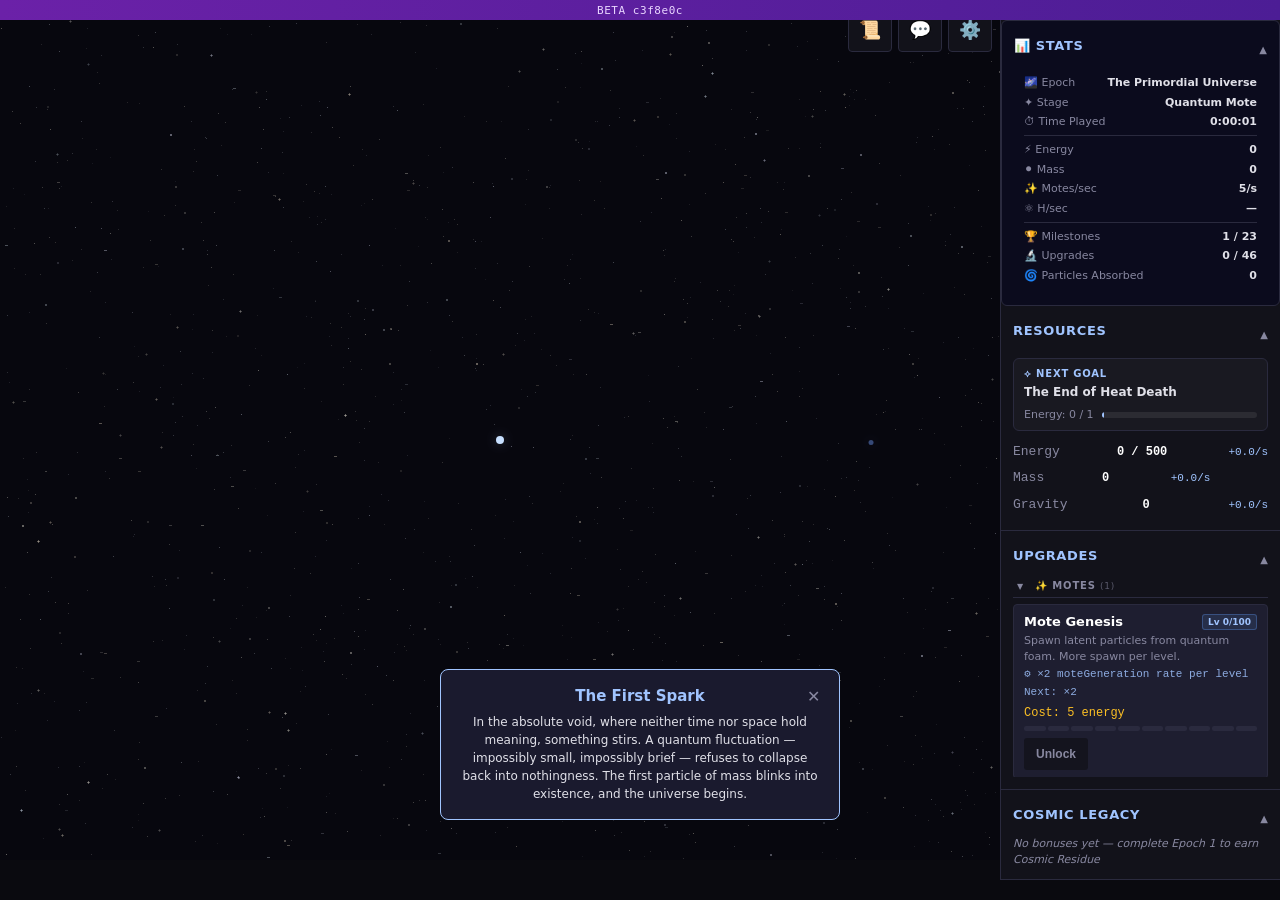
<file: index.html>
<!DOCTYPE html>
<html lang="en">
<head>
  <meta charset="UTF-8">
  <meta name="viewport" content="width=device-width, initial-scale=1.0">
  <title>Aeons: The Grand Unfolding [BETA]</title>
  <link rel="icon" href="data:image/svg+xml,<svg xmlns='http://www.w3.org/2000/svg' viewBox='0 0 16 16'><text y='14' font-size='14'>✦</text></svg>">
  <link rel="stylesheet" href="style.css?v=c3f8e0c">
  <meta name="game-version" content="beta-c3f8e0c">
  <!-- Feedback panel: public repo injected at deploy time for issue URLs -->
  <meta name="feedback-repo" content="joagwa/aeons-beta">
  <meta name="error-reporter-endpoint" content="https://aeons-error-reporter.joagwa.workers.dev">
</head>
<body><div id="beta-banner">BETA c3f8e0c</div>
  <div id="game-container">
    <div id="canvas-wrapper">
      <canvas id="main-canvas"></canvas>
      <canvas id="glow-canvas"></canvas>
      <div id="prestige-prompt" class="prestige-prompt hidden">
        <div class="prestige-prompt-glow"></div>
        <div class="prestige-prompt-title">✦ Void Saturated</div>
        <div class="prestige-prompt-sub">Energy has reached its limit — the vacuum yearns to collapse.</div>
        <button id="prestige-prompt-btn" class="prestige-prompt-btn">Ascend to the Void</button>
      </div>
      <button id="debug-spawn-motes-btn" class="debug-spawn-motes-btn hidden">✨ Spawn Motes</button>
    </div>

    <div id="ui-layer">
      <!-- Mobile drawer header (visible only on ≤768px) -->
      <div id="mobile-drawer-header">
        <span id="mobile-drawer-title">Resources</span>
        <div class="mobile-drawer-actions">
          <button id="mobile-feedback-btn" class="mobile-icon-btn" aria-label="Feedback / Bug Report">💬</button>
          <button id="mobile-settings-btn" class="mobile-icon-btn" aria-label="Settings">⚙️</button>
          <button id="mobile-drawer-close" class="mobile-icon-btn" aria-label="Collapse panel">▼</button>
        </div>
      </div>

      <!-- Stats Panel -->
      <div id="stats-panel" class="panel collapsible-panel">
        <div id="stats-panel-header" class="panel-header-collapsible">
          <h2 class="panel-title">📊 Stats</h2>
          <span class="collapse-icon">▲</span>
        </div>
        <div id="stats-body" class="panel-body-collapsible"></div>
      </div>

      <div id="resource-panel" class="panel collapsible-panel">
        <div id="resource-panel-header" class="panel-header-collapsible">
          <h2 class="panel-title">Resources</h2>
          <span class="collapse-icon">▲</span>
        </div>
        <div id="resource-body" class="panel-body-collapsible">
          <div id="goal-display" class="goal-widget hidden">
            <div class="goal-header">⟡ Next Goal</div>
            <div class="goal-title"></div>
            <div class="goal-progress-row">
              <span class="goal-label"></span>
              <div class="goal-bar-track"><div class="goal-bar-fill"></div></div>
            </div>
          </div>
          <div id="resource-list"></div>
          <div id="conversion-slider-row" class="hidden">
            <div class="conversion-label-row">
              <span class="conversion-label">Conversion Rate</span>
              <span id="conversion-pct" class="conversion-pct">100% rate</span>
            </div>
            <input type="range" id="conversion-slider" min="0" max="100" value="100" class="conversion-slider">
          </div>
        </div>
      </div>

      <div id="upgrade-panel" class="panel collapsible-panel">
        <div id="upgrade-panel-header" class="panel-header-collapsible">
          <h2 class="panel-title">Upgrades</h2>
          <span class="collapse-icon">▲</span>
        </div>
        <div id="upgrade-body" class="panel-body-collapsible">
          <div id="upgrade-list"></div>
        </div>
      </div>

      <div id="fusion-lab-panel" class="panel collapsible-panel hidden">
        <div id="fusion-lab-panel-header" class="panel-header-collapsible">
          <h2 class="panel-title">⚗️ Fusion Lab</h2>
          <span class="collapse-icon">▲</span>
        </div>
        <div id="fusion-lab-body" class="panel-body-collapsible"></div>
      </div>

      <div id="chronicle-panel" class="panel hidden">
        <h2 class="panel-title">Chronicle</h2>
        <div id="chronicle-list"></div>
      </div>

      <div id="residual-bonus-panel" class="panel collapsible-panel">
        <div id="residual-bonus-panel-header" class="panel-header-collapsible">
          <h2 class="panel-title">Cosmic Legacy</h2>
          <span class="collapse-icon">▲</span>
        </div>
        <div id="residual-bonus-body" class="panel-body-collapsible">
          <div id="bonus-list"></div>
        </div>
      </div>
    </div>

    <!-- Mobile tab bar (visible only on ≤768px) -->
    <nav id="mobile-tab-bar" aria-label="Game sections">
      <button class="mobile-tab" data-panel="stats-panel" aria-label="Stats">
        <span class="mobile-tab-icon">📊</span>
        <span class="mobile-tab-label">Stats</span>
      </button>
      <button class="mobile-tab" data-panel="resource-panel" aria-label="Resources">
        <span class="mobile-tab-icon">⚡</span>
        <span class="mobile-tab-label">Resources</span>
      </button>
      <button class="mobile-tab" data-panel="upgrade-panel" aria-label="Upgrades">
        <span class="mobile-tab-icon">🔬</span>
        <span class="mobile-tab-label">Upgrades</span>
      </button>
      <button class="mobile-tab" data-panel="fusion-lab-panel" aria-label="Fusion Lab">
        <span class="mobile-tab-icon">⚗️</span>
        <span class="mobile-tab-label">Fusion Lab</span>
      </button>
      <button class="mobile-tab" data-panel="chronicle-panel" aria-label="Chronicle">
        <span class="mobile-tab-icon">📜</span>
        <span class="mobile-tab-label">Chronicle</span>
      </button>
      <button class="mobile-tab" data-panel="residual-bonus-panel" aria-label="Legacy">
        <span class="mobile-tab-icon">✨</span>
        <span class="mobile-tab-label">Legacy</span>
      </button>
    </nav>

    <div id="toolbar">
      <button id="chronicle-toggle" class="toolbar-btn" title="Chronicle">📜</button>
      <button id="prestige-toggle" class="toolbar-btn" title="Prestige" style="display:none">✦</button>
      <button id="fusion-lab-toggle" class="toolbar-btn" title="Fusion Lab" style="display:none">⚗️</button>
      <button id="feedback-open-btn" class="toolbar-btn" title="Feedback / Bug Report">💬</button>
      <button id="settings-toggle" class="toolbar-btn" title="Settings">⚙️</button>
    </div>

    <!-- Prestige full-screen overlay -->
    <div id="prestige-overlay" class="prestige-overlay hidden" aria-modal="true">
      <canvas id="prestige-starfield" class="prestige-starfield"></canvas>
      <div class="prestige-content">
        <div class="prestige-header">
          <h2 class="prestige-title">✦ Void Ascension</h2>
          <div id="prestige-dm-display" class="prestige-dm">Dark Matter: 0 banked  |  0 this run</div>
          <button id="prestige-action-btn" class="prestige-btn" disabled>Prestige — Reset &amp; Ascend</button>
        </div>
        <div id="prestige-tree" class="prestige-tree"></div>
        <button id="prestige-close" class="prestige-close-btn" title="Close">✕</button>

        <!-- Inline leave confirmation (shown when closing purgatory with unspent Aeons) -->
        <div id="prestige-leave-confirm" class="prestige-leave-confirm hidden">
          <div class="prestige-leave-confirm-box">
            <p id="prestige-leave-msg" class="prestige-leave-msg">You have unspent Aeons.</p>
            <p class="prestige-leave-sub">They'll be banked and available on your next prestige.</p>
            <div class="prestige-leave-buttons">
              <button id="prestige-leave-yes" class="prestige-leave-btn prestige-leave-btn--confirm">Leave &amp; Bank</button>
              <button id="prestige-leave-no"  class="prestige-leave-btn prestige-leave-btn--cancel">Stay &amp; Spend</button>
            </div>
          </div>
        </div>
      </div>
    </div>

    <div id="settings-modal" class="modal hidden">
      <div class="modal-content">
        <h2>Settings</h2>
        <div id="settings-body"></div>
        <button id="settings-close" class="modal-close">✕</button>
      </div>
    </div>

    <!-- Feedback / Bug Report modal -->
    <div id="feedback-modal" class="modal hidden" aria-modal="true" aria-label="Feedback">
      <div class="modal-content feedback-modal-content">
        <button id="feedback-close" class="modal-close" aria-label="Close">✕</button>
        <h2>💬 Feedback &amp; Bug Reports</h2>
        <p class="feedback-intro">Help improve <em>Aeons</em>! Your game state is captured automatically.</p>

        <div class="feedback-form">
          <label class="feedback-label" for="feedback-type">Type</label>
          <select id="feedback-type" class="feedback-select">
            <option value="bug">🐛 Bug Report</option>
            <option value="feature">✨ Feature Request</option>
            <option value="feedback">💬 General Feedback</option>
          </select>

          <label class="feedback-label" for="feedback-title">Title <span class="feedback-required">*</span></label>
          <input id="feedback-title" class="feedback-input" type="text" maxlength="120"
                 placeholder="Short summary of your report…">

          <label class="feedback-label" for="feedback-body">Description <span class="feedback-required">*</span></label>
          <textarea id="feedback-body" class="feedback-textarea" rows="5"
                    placeholder="Describe what happened, what you expected, or what you'd like to see…"></textarea>

          <details class="feedback-context-details">
            <summary>📊 Attached game state <span id="feedback-context-preview" class="feedback-context-preview"></span></summary>
            <p class="feedback-context-note">Resource values, upgrade levels, and recent warnings are included automatically to help diagnose issues.</p>
          </details>

          <div id="feedback-status" class="feedback-status" hidden></div>

          <button id="feedback-submit" class="feedback-submit-btn">Submit</button>
          <p class="feedback-footer">Issues are posted to the public tracker where you can follow progress.</p>
        </div>
      </div>
    </div>

    <div id="milestone-notification-area"></div>
    <div id="offline-progress-modal" class="modal hidden"></div>
    <div id="reset-notice-modal" class="modal hidden"></div>
    <div id="epoch-transition-overlay" class="overlay hidden"></div>
    <div id="update-banner" class="banner hidden"></div>
    <div id="tab-conflict-banner" class="banner hidden"></div>
    <div id="save-error-banner" class="banner hidden"></div>
  </div>

  <script type="module" src="js/main.js?v=c3f8e0c"></script>
</body>
</html>
</file>
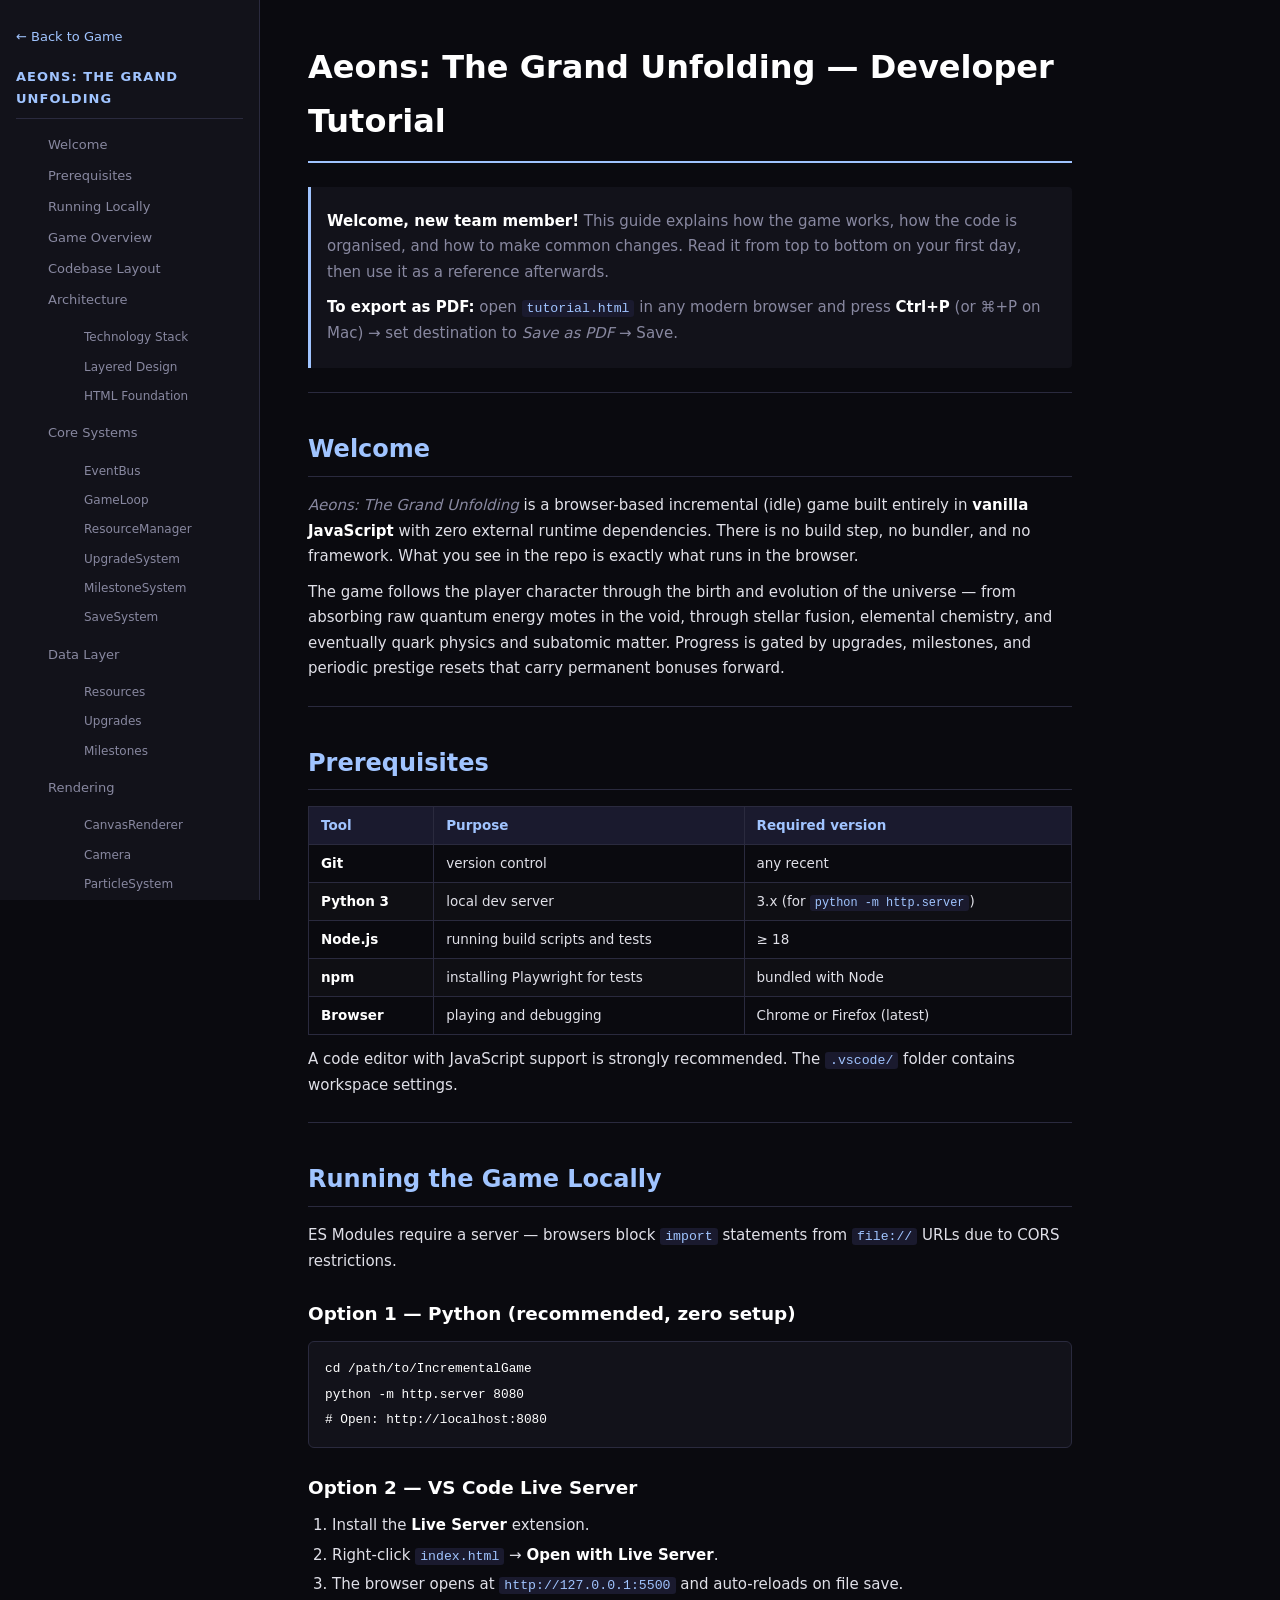
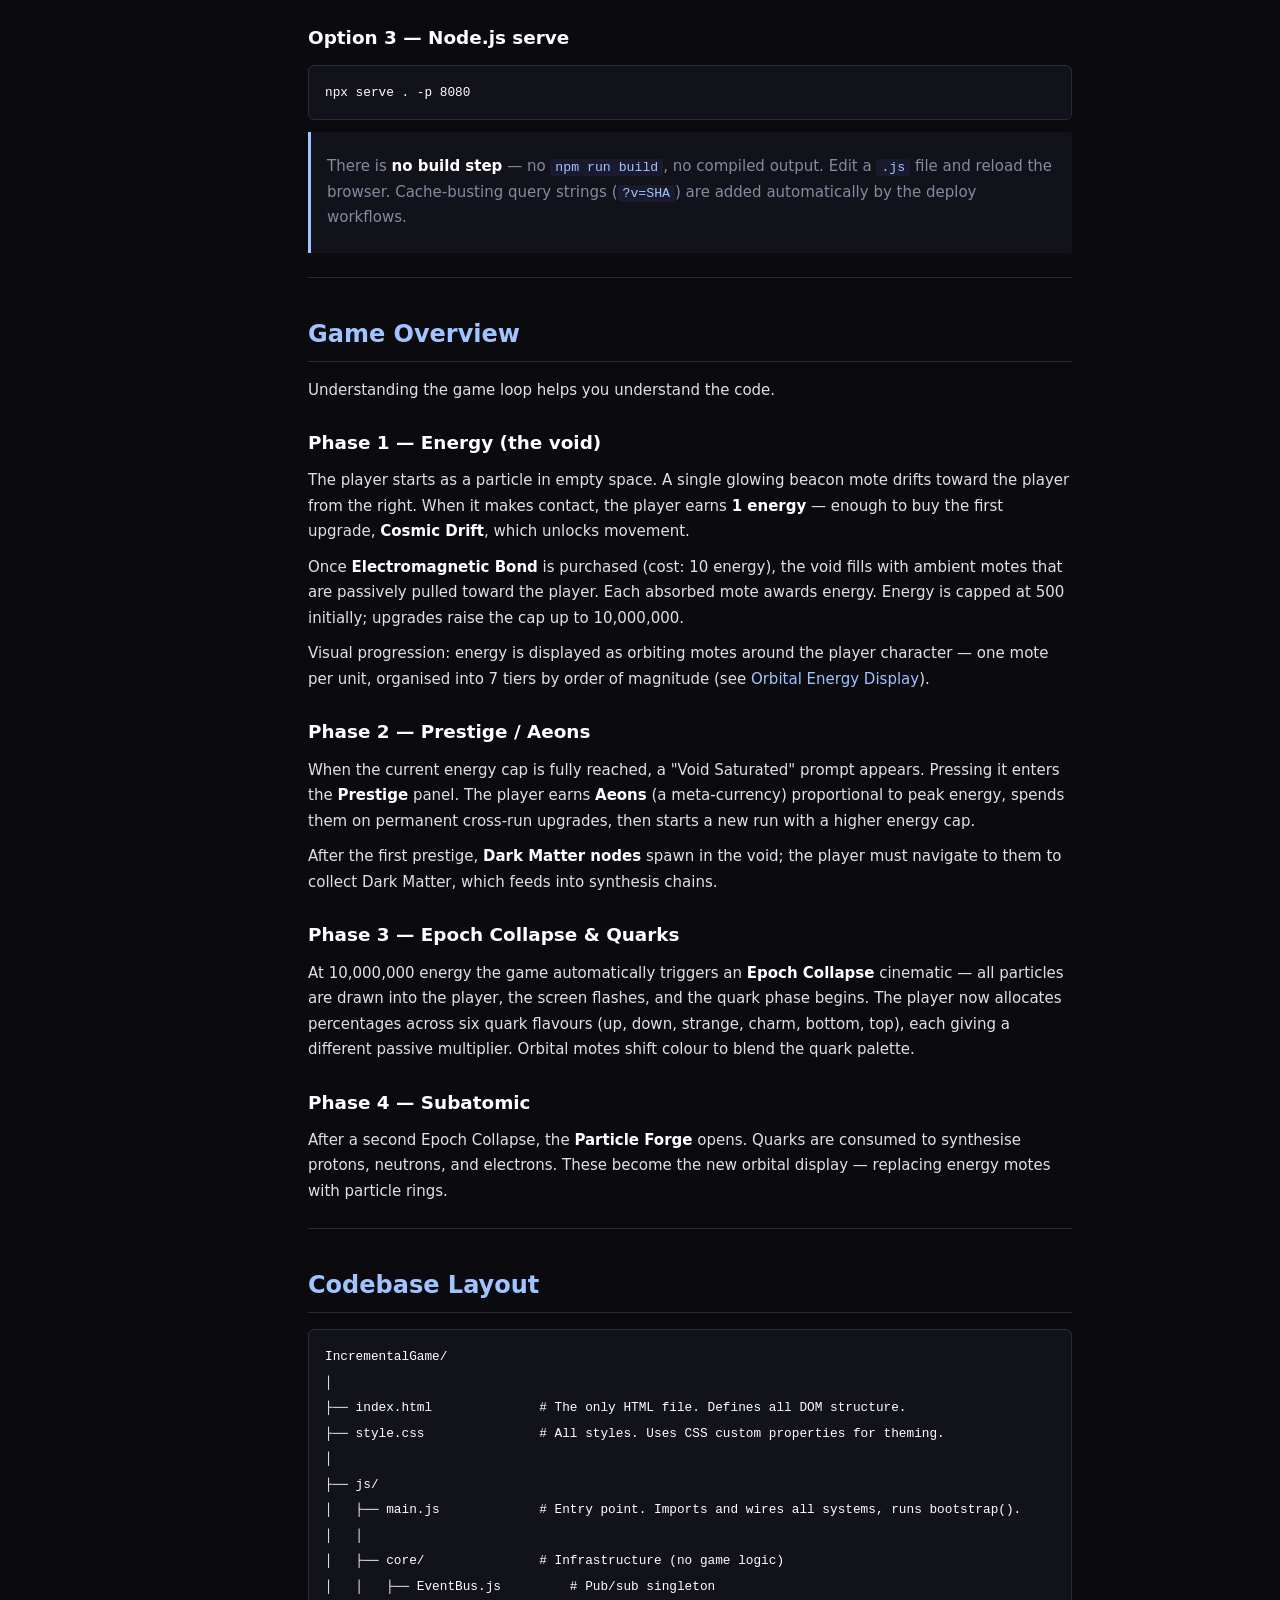
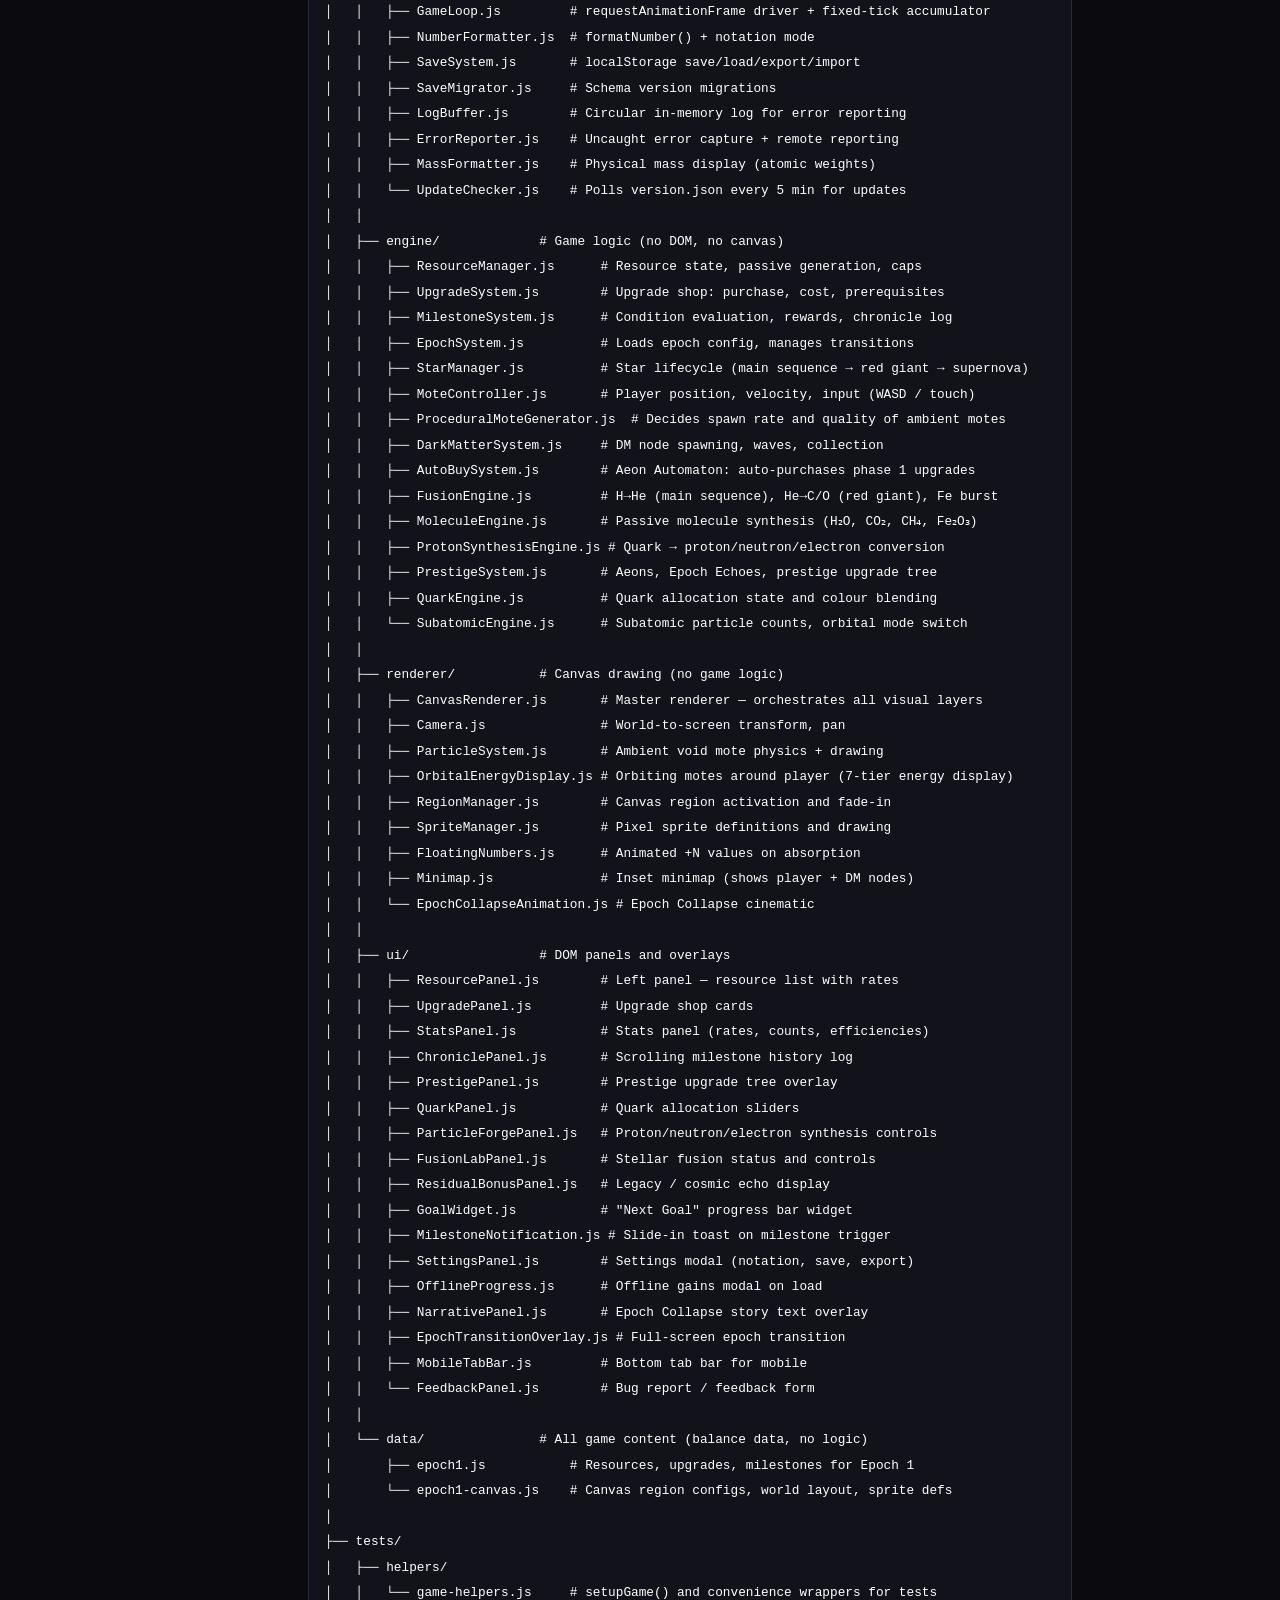
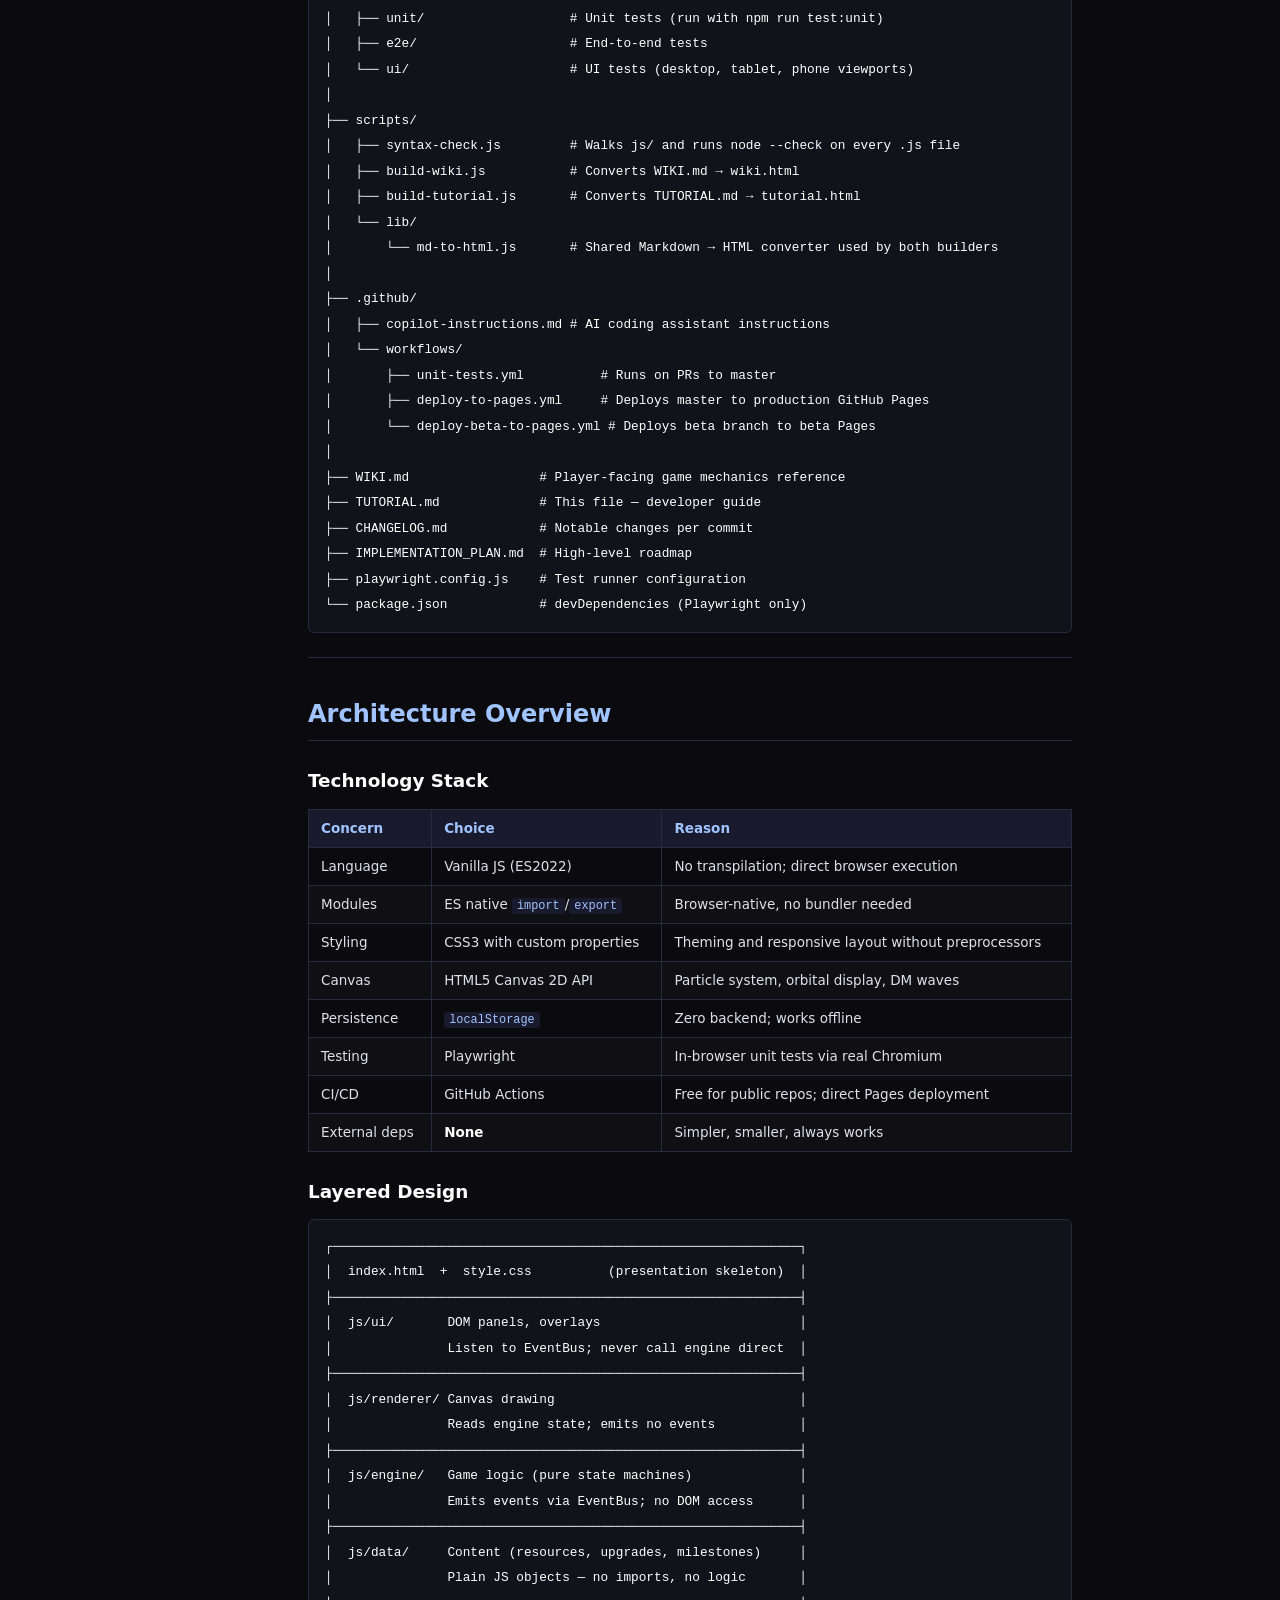
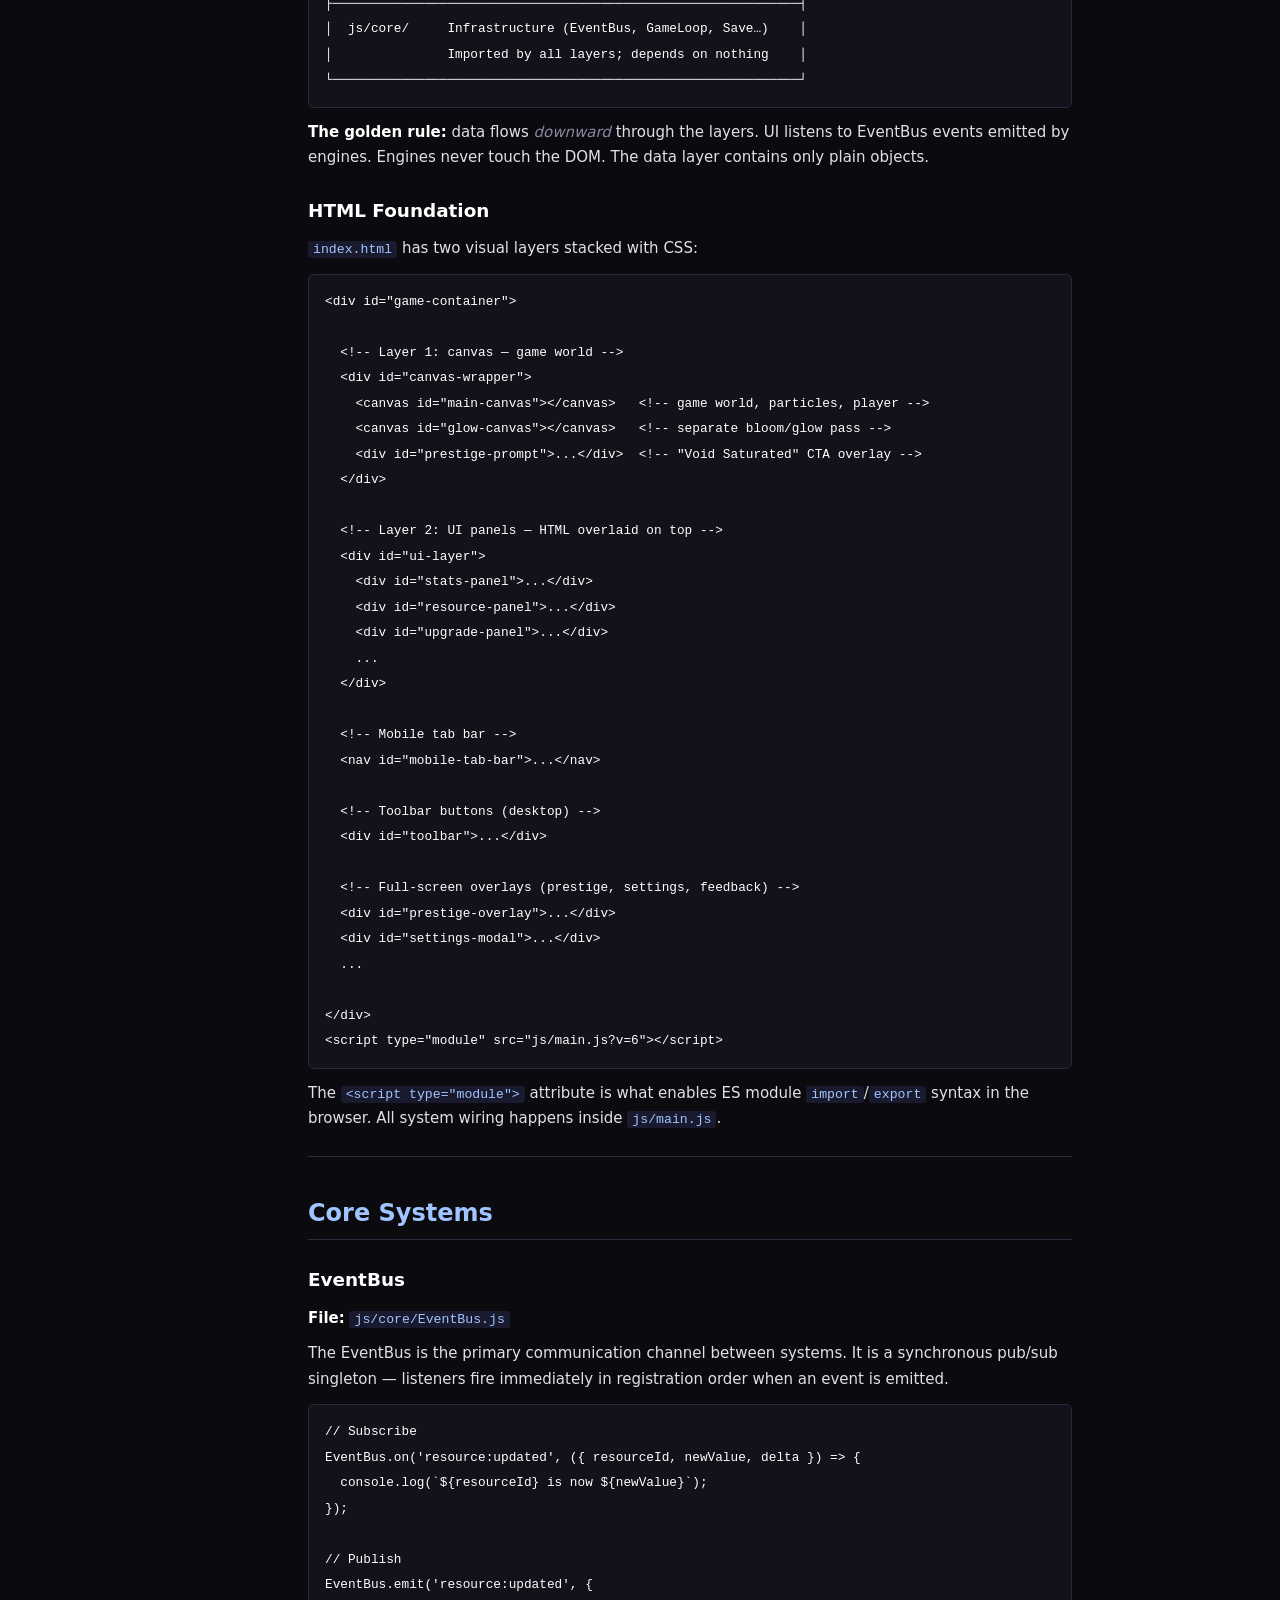
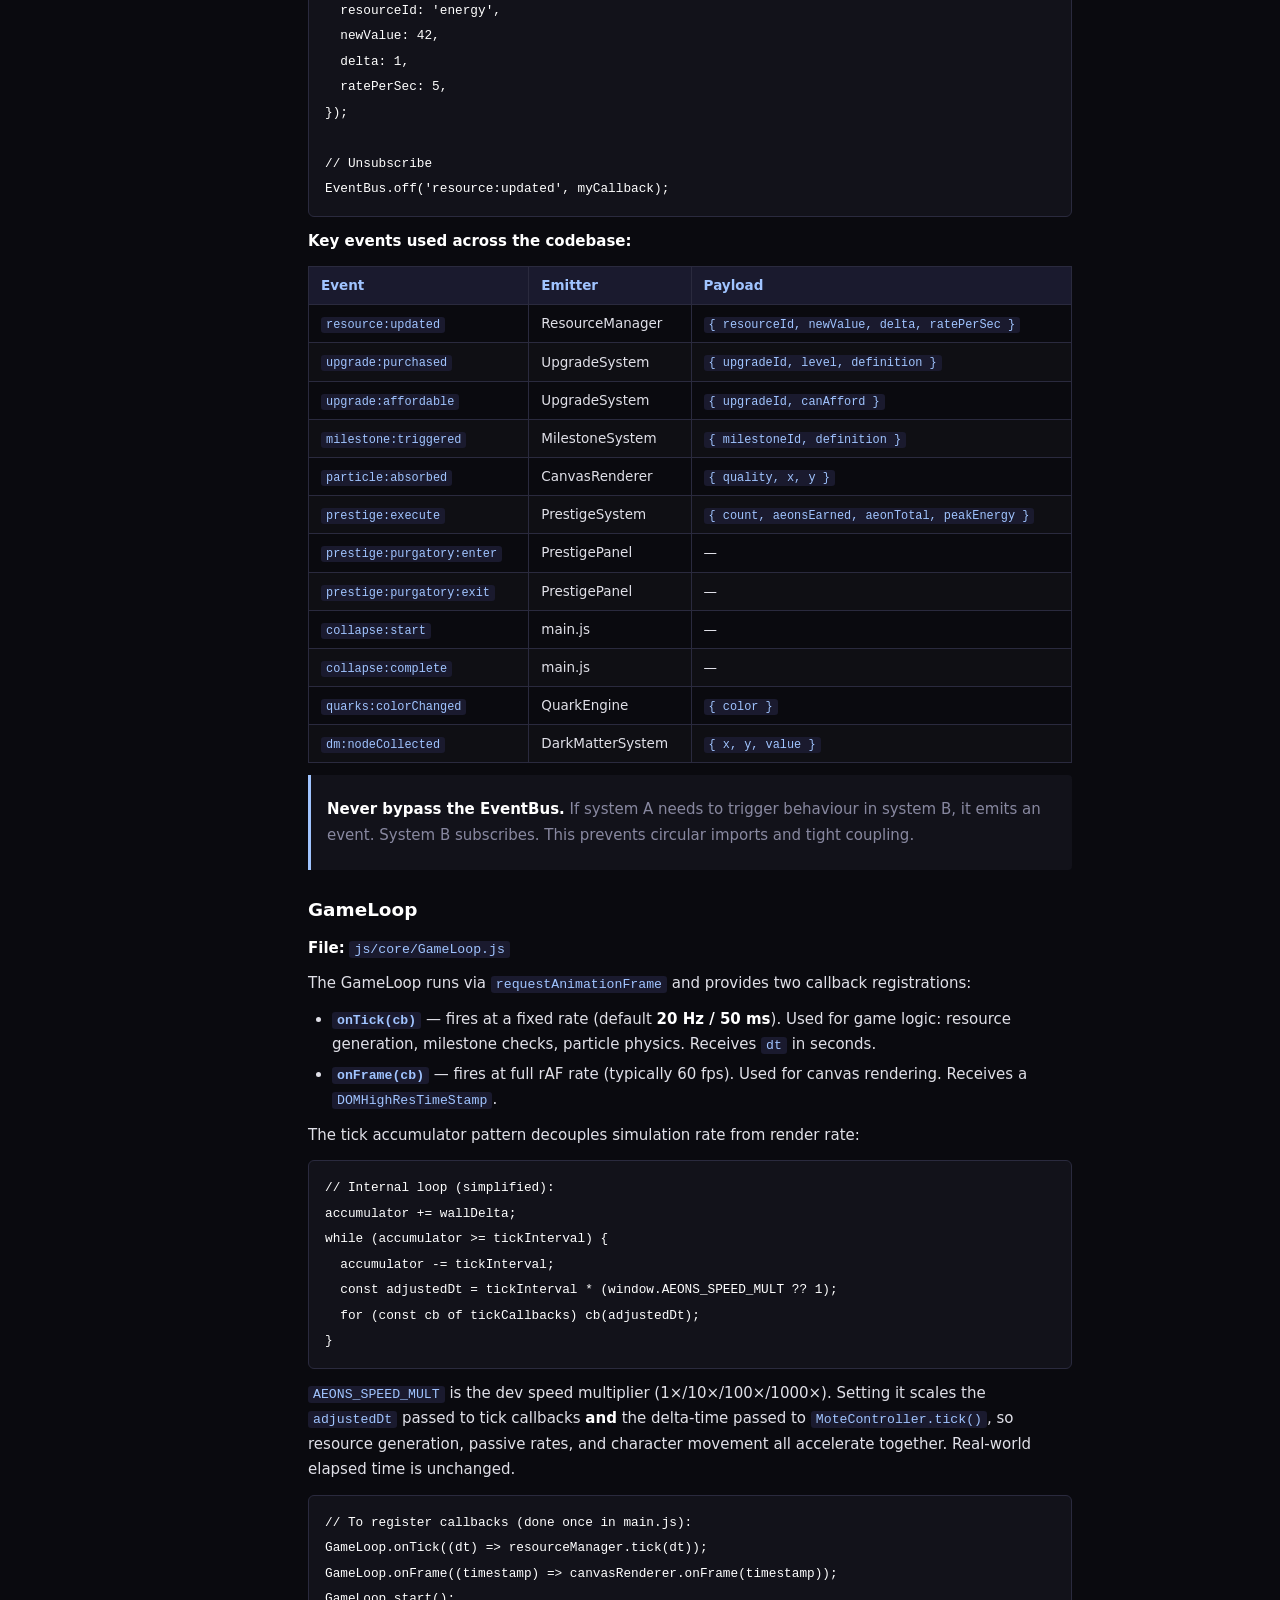
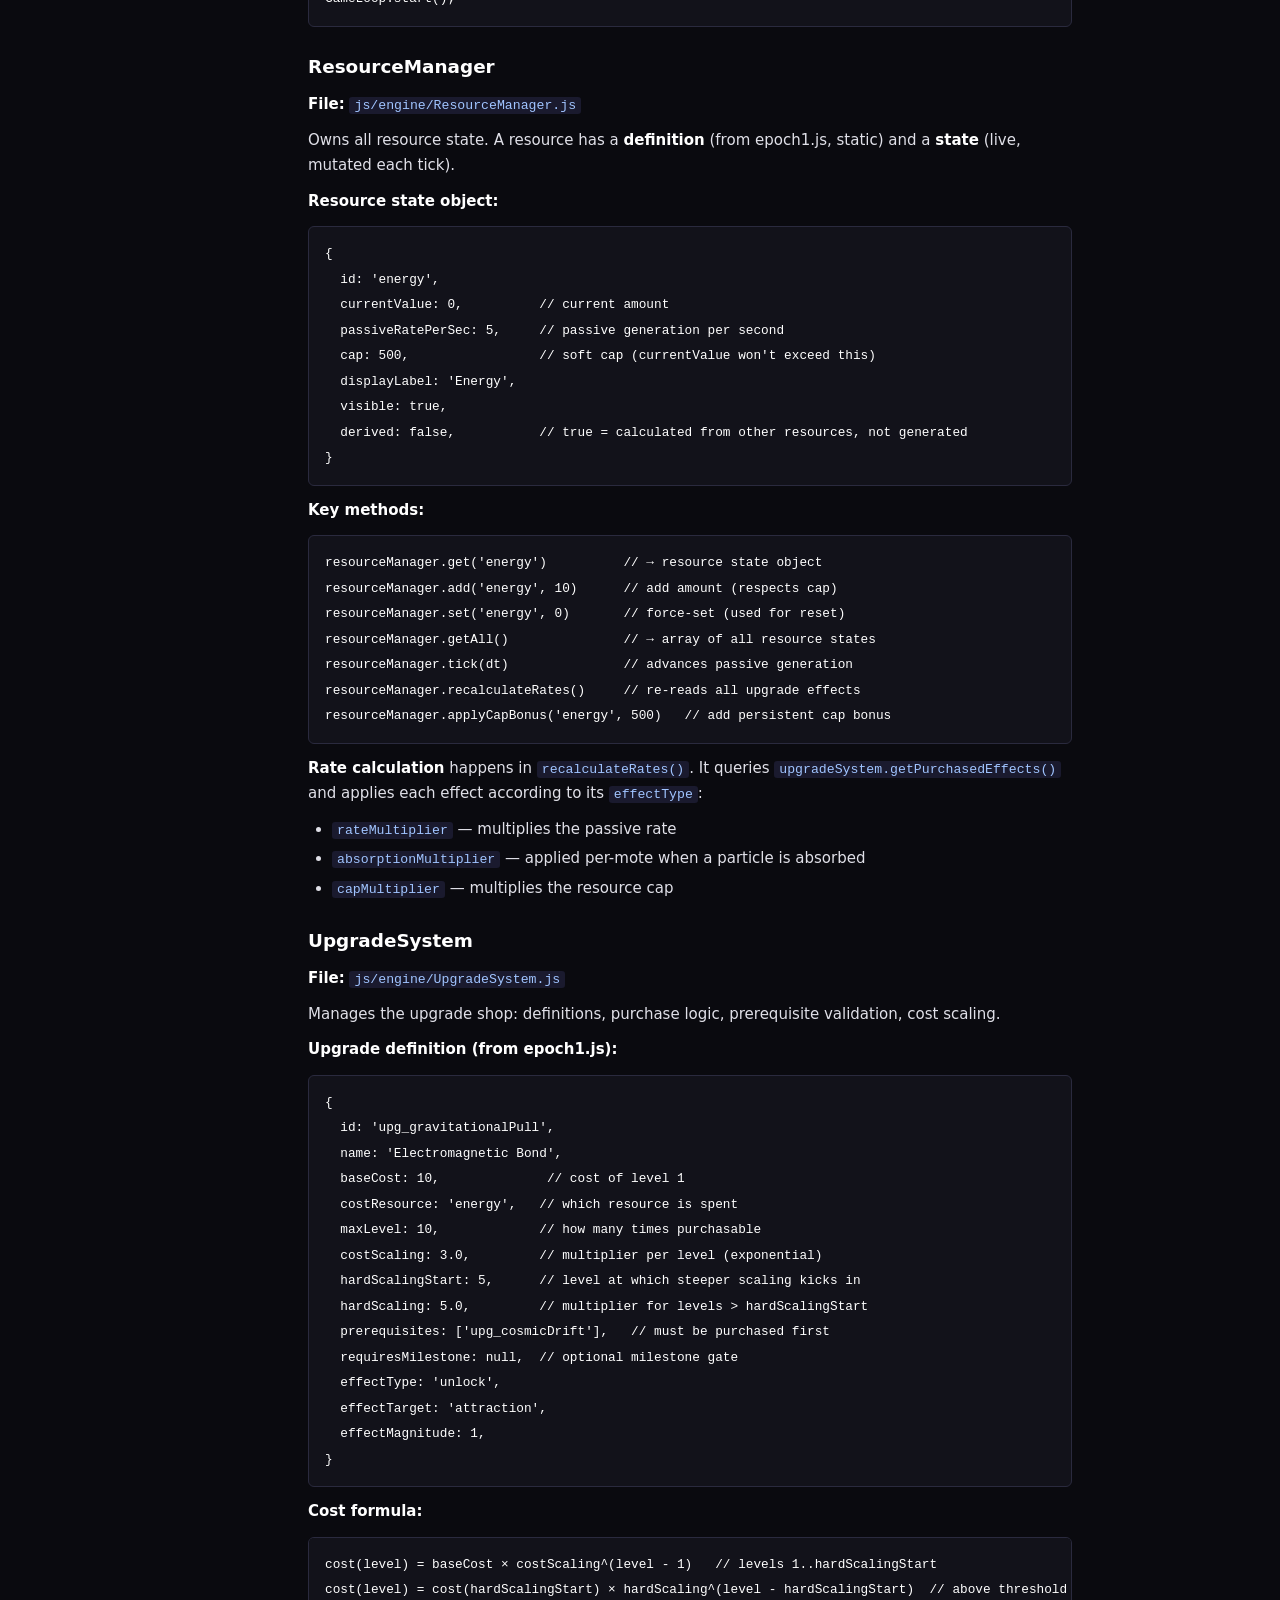
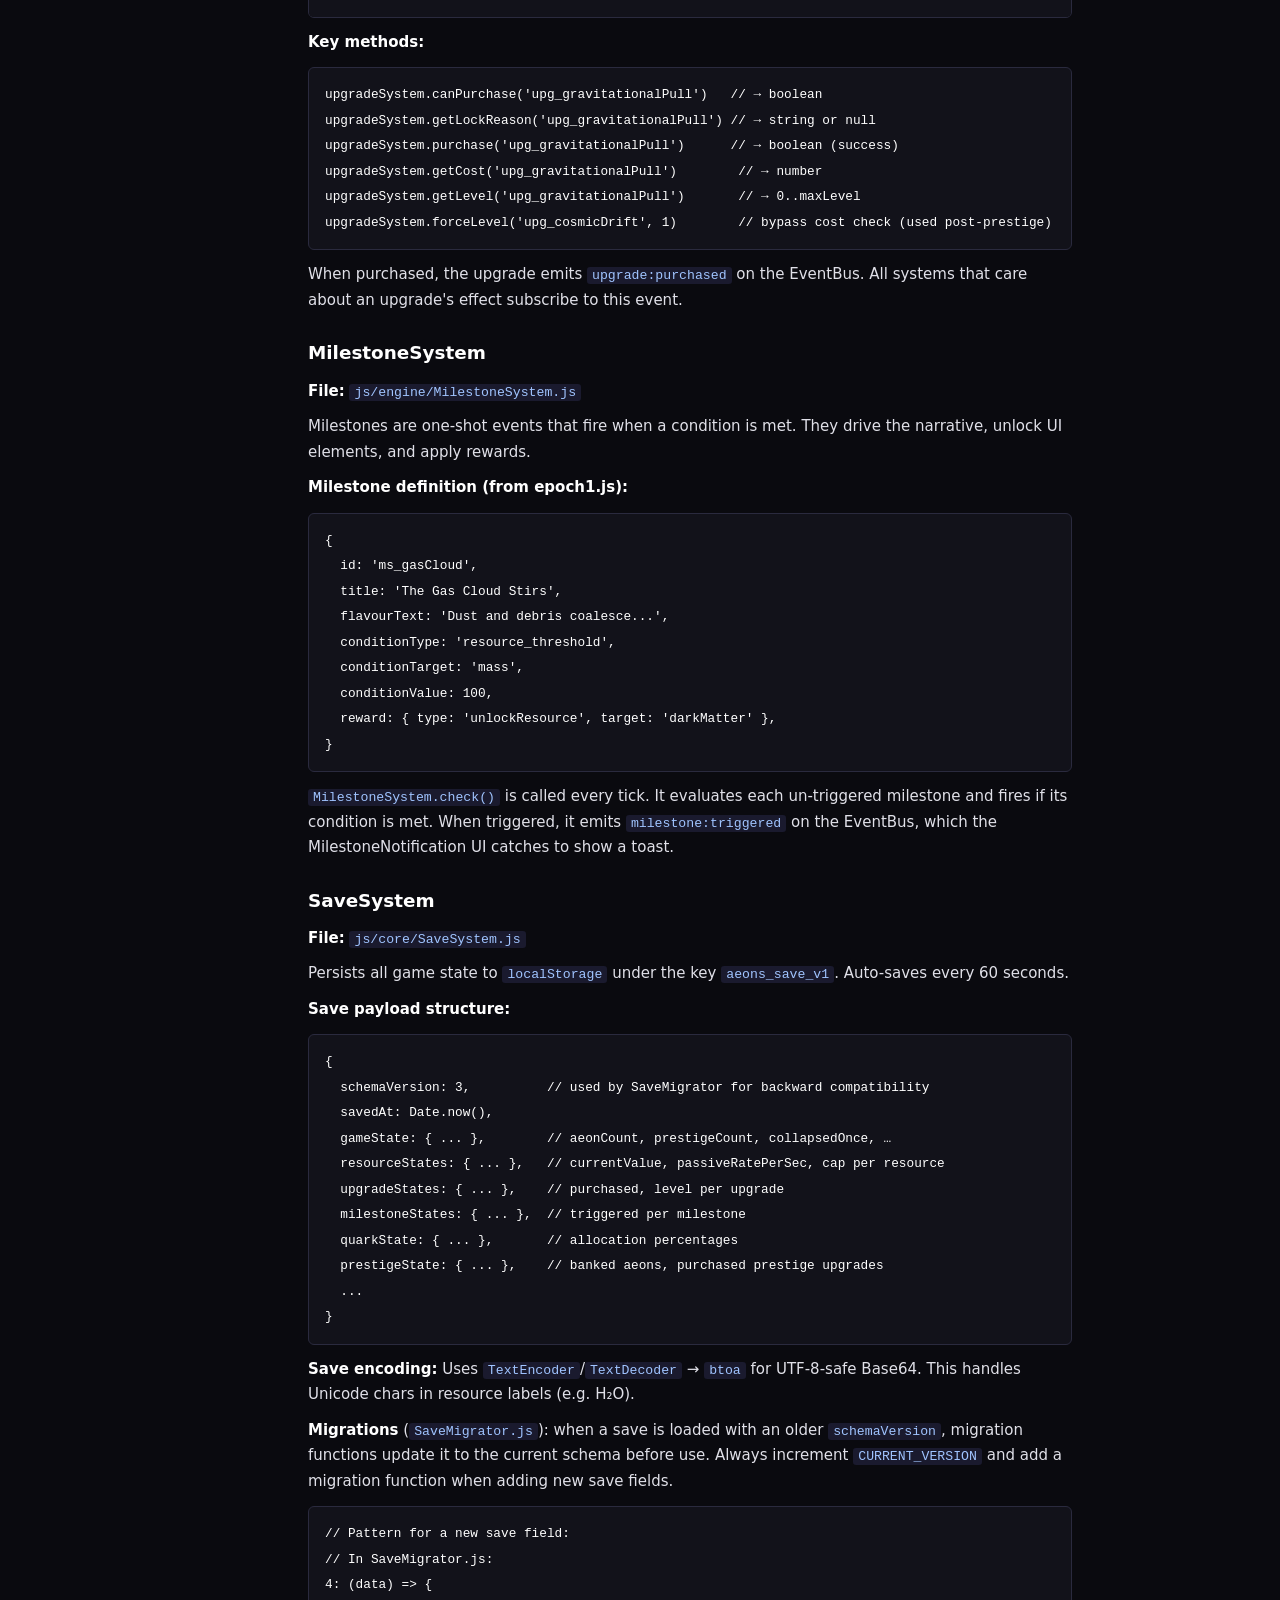
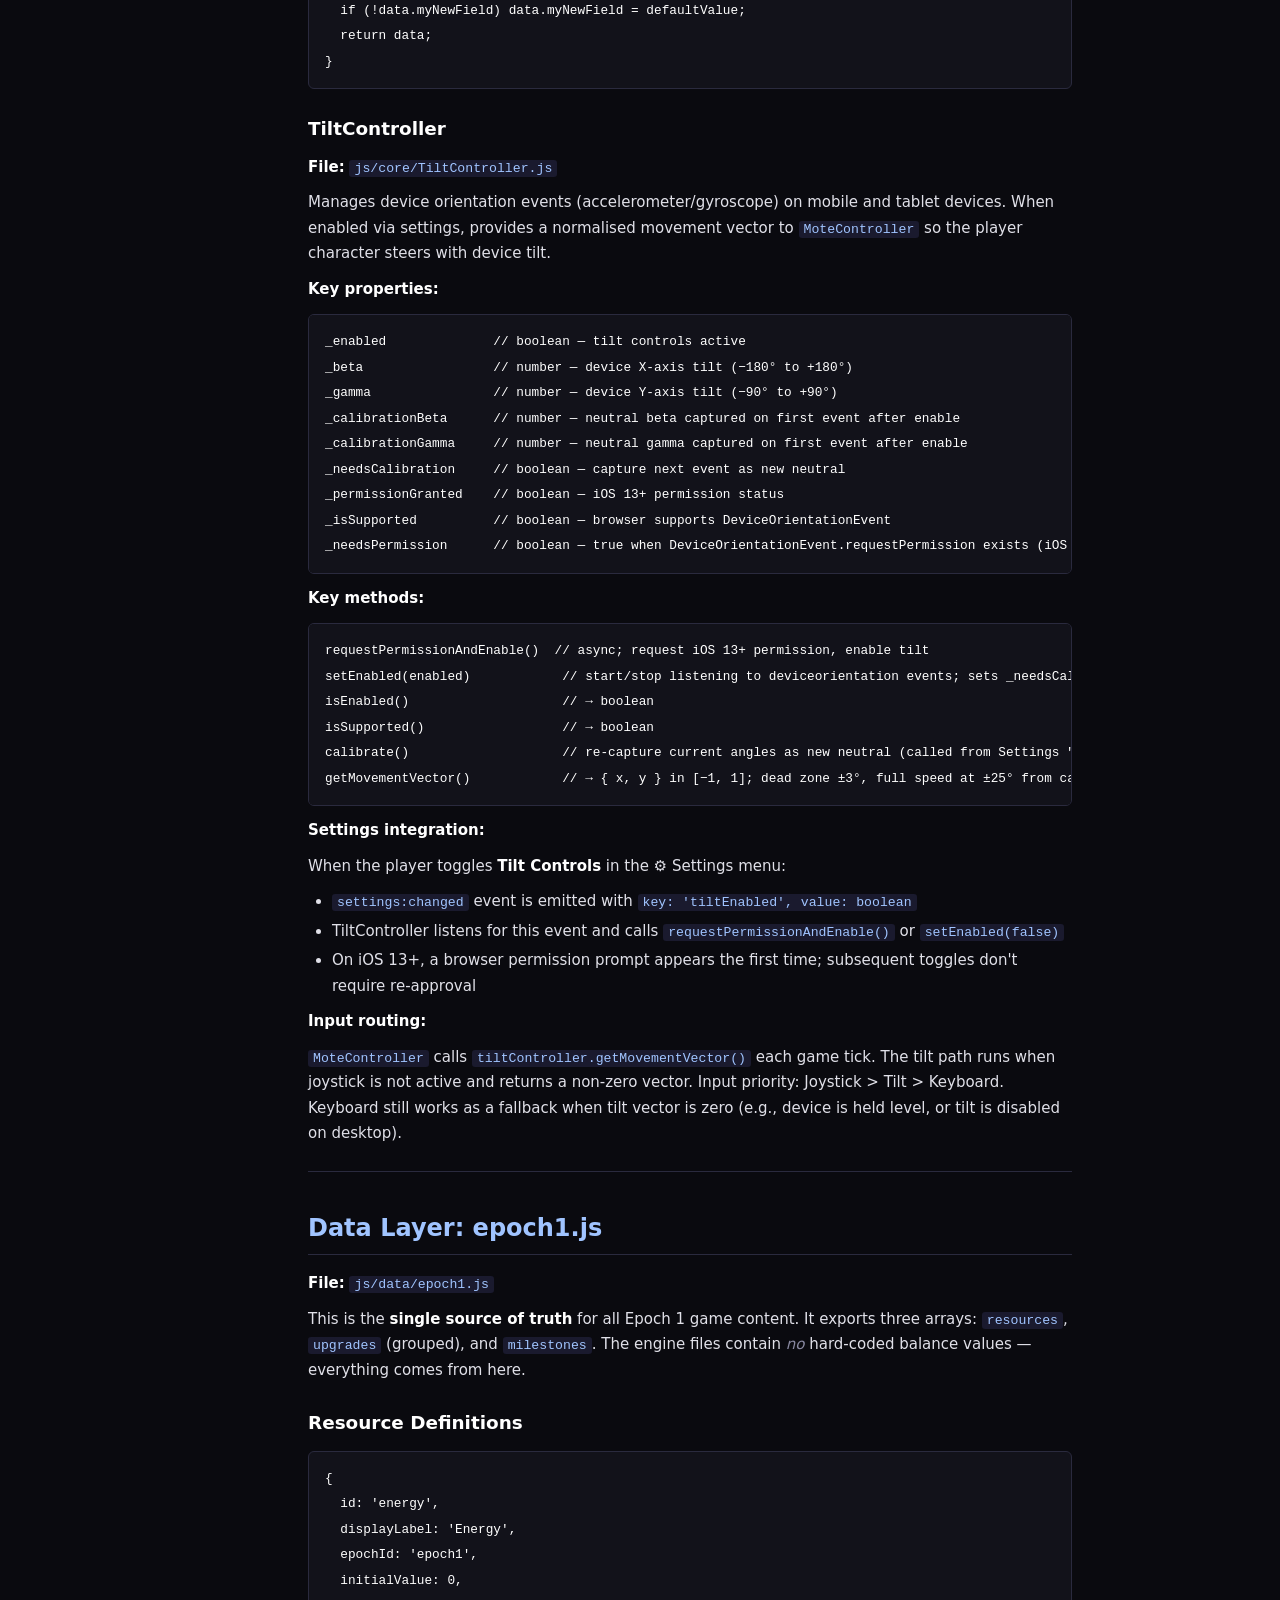
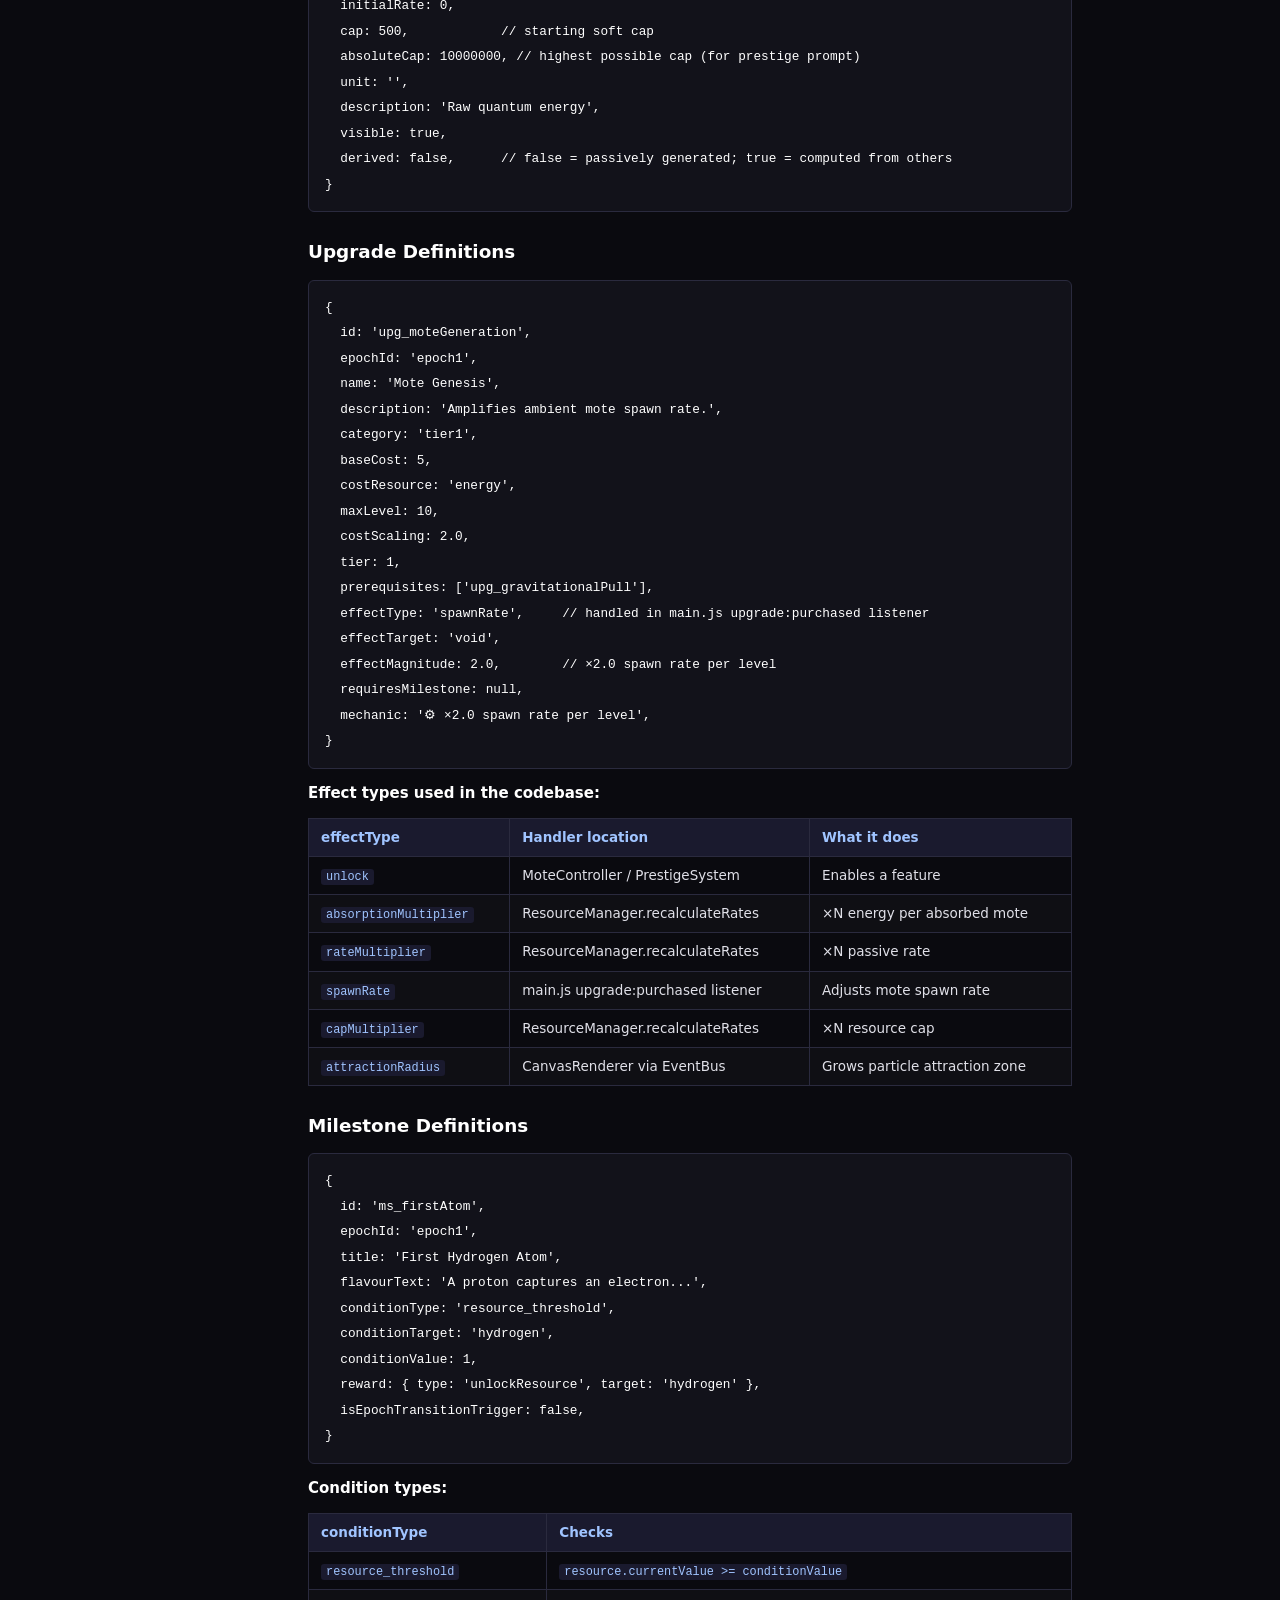
<file: tutorial.html>
<!DOCTYPE html>
<html lang="en">
<head>
  <meta charset="UTF-8">
  <meta name="viewport" content="width=device-width, initial-scale=1.0">
  <title>Aeons: The Grand Unfolding — Developer Tutorial</title>
  <style>
  :root {
    --bg: #0a0a0f;
    --bg-panel: #12121a;
    --bg-panel-alt: #1a1a2e;
    --accent: #a0c4ff;
    --accent2: #ffffff;
    --text: #e0e0e8;
    --text-dim: #8888a0;
    --text-bright: #ffffff;
    --border: #2a2a3e;
    --success: #4ade80;
    --warning: #fbbf24;
    --danger: #f87171;
    --font-mono: 'Courier New', Courier, monospace;
    --font-main: system-ui, -apple-system, 'Segoe UI', sans-serif;
  }
  * { box-sizing: border-box; margin: 0; padding: 0; }
  body {
    background: var(--bg);
    color: var(--text);
    font-family: var(--font-main);
    font-size: 15px;
    line-height: 1.7;
  }
  a { color: var(--accent); text-decoration: none; }
  a:hover { text-decoration: underline; color: var(--accent2); }

  .page-wrapper { display: flex; min-height: 100vh; }
  nav#sidebar {
    width: 260px;
    flex-shrink: 0;
    background: var(--bg-panel);
    border-right: 1px solid var(--border);
    padding: 24px 16px;
    position: sticky;
    top: 0;
    height: 100vh;
    overflow-y: auto;
  }
  nav#sidebar .nav-title {
    font-size: 13px;
    font-weight: 700;
    color: var(--accent);
    letter-spacing: 0.08em;
    text-transform: uppercase;
    margin-bottom: 12px;
    padding-bottom: 8px;
    border-bottom: 1px solid var(--border);
  }
  nav#sidebar ul { list-style: none; }
  nav#sidebar > ul { padding-left: 0; }
  nav#sidebar ul li { margin: 3px 0; }
  nav#sidebar ul li a {
    display: block;
    padding: 3px 8px;
    border-radius: 4px;
    color: var(--text-dim);
    font-size: 13px;
    transition: color 0.15s, background 0.15s;
  }
  nav#sidebar ul li a:hover { color: var(--text); background: var(--bg-panel-alt); text-decoration: none; }
  nav#sidebar ul li.indent a { padding-left: 20px; font-size: 12px; }
  nav#sidebar .nav-back { margin-bottom: 16px; }
  nav#sidebar .nav-back a { font-size: 13px; color: var(--accent); }

  main { flex: 1; max-width: 860px; padding: 40px 48px; min-width: 0; }

  h1 { font-size: 2rem; color: var(--accent2); border-bottom: 2px solid var(--accent); padding-bottom: 12px; margin-bottom: 24px; }
  h2 { font-size: 1.5rem; color: var(--accent); border-bottom: 1px solid var(--border); padding-bottom: 6px; margin: 36px 0 16px; }
  h3 { font-size: 1.15rem; color: var(--text-bright); margin: 24px 0 10px; }
  h4 { font-size: 1rem; color: var(--accent); margin: 20px 0 8px; }
  h5, h6 { font-size: 0.9rem; color: var(--text-dim); margin: 16px 0 6px; }

  p { margin: 10px 0; }
  strong { color: var(--text-bright); }
  em { color: var(--text-dim); font-style: italic; }
  hr { border: none; border-top: 1px solid var(--border); margin: 24px 0; }

  code {
    background: var(--bg-panel-alt);
    color: var(--accent);
    padding: 1px 5px;
    border-radius: 3px;
    font-family: var(--font-mono);
    font-size: 0.88em;
  }
  pre {
    background: var(--bg-panel);
    border: 1px solid var(--border);
    border-radius: 6px;
    padding: 14px 16px;
    overflow-x: auto;
    margin: 12px 0;
  }
  pre code { background: none; padding: 0; color: var(--accent2); font-size: 0.85em; }

  .table-wrapper { overflow-x: auto; margin: 12px 0; }
  table { border-collapse: collapse; width: 100%; font-size: 0.9em; }
  th, td { border: 1px solid var(--border); padding: 7px 12px; text-align: left; }
  th { background: var(--bg-panel-alt); color: var(--accent); font-weight: 600; }
  tr:nth-child(even) td { background: rgba(255,255,255,0.02); }

  ul, ol { margin: 10px 0 10px 24px; }
  li { margin: 4px 0; }

  blockquote {
    border-left: 3px solid var(--accent);
    background: var(--bg-panel);
    padding: 12px 16px;
    margin: 12px 0;
    border-radius: 0 4px 4px 0;
    color: var(--text-dim);
  }
  blockquote strong { color: var(--accent2); }

  @media (max-width: 768px) {
    nav#sidebar { display: none; }
    main { padding: 20px 16px; }
    h1 { font-size: 1.5rem; }
  }

  @media print {
    nav#sidebar { display: none; }
    .page-wrapper { display: block; }
    main { max-width: 100%; padding: 20px; }
    body { background: #fff; color: #000; font-size: 11pt; }
    a { color: #000; }
    h1 { color: #000; border-bottom: 2px solid #000; }
    h2 { color: #333; border-bottom: 1px solid #aaa; }
    h3, h4 { color: #000; }
    code { background: #f0f0f0; color: #000; border: 1px solid #ccc; }
    pre { background: #f8f8f8; border: 1px solid #ccc; page-break-inside: avoid; }
    pre code { color: #000; }
    blockquote { border-left: 3px solid #555; background: #f8f8f8; color: #333; }
    table { page-break-inside: avoid; }
    th { background: #eee; color: #000; }
    h2, h3 { page-break-after: avoid; }
    p, li { orphans: 3; widows: 3; }
  }
</style>
</head>
<body>
<div class="page-wrapper">
  <nav id="sidebar">
    <div class="nav-back"><a href="./index.html">← Back to Game</a></div>
    <div class="nav-title">Aeons: The Grand Unfolding</div>
    <ul>
  <li><a href="#welcome">Welcome</a></li>
  <li><a href="#prerequisites">Prerequisites</a></li>
  <li><a href="#running-the-game-locally">Running Locally</a></li>
  <li><a href="#game-overview">Game Overview</a></li>
  <li><a href="#codebase-layout">Codebase Layout</a></li>
  <li><a href="#architecture-overview">Architecture</a>
    <ul>
      <li class="indent"><a href="#technology-stack">Technology Stack</a></li>
      <li class="indent"><a href="#layered-design">Layered Design</a></li>
      <li class="indent"><a href="#html-foundation">HTML Foundation</a></li>
    </ul>
  </li>
  <li><a href="#core-systems">Core Systems</a>
    <ul>
      <li class="indent"><a href="#eventbus">EventBus</a></li>
      <li class="indent"><a href="#gameloop">GameLoop</a></li>
      <li class="indent"><a href="#resourcemanager">ResourceManager</a></li>
      <li class="indent"><a href="#upgradesystem">UpgradeSystem</a></li>
      <li class="indent"><a href="#milestonesystem">MilestoneSystem</a></li>
      <li class="indent"><a href="#savesystem">SaveSystem</a></li>
    </ul>
  </li>
  <li><a href="#data-layer-epoch1js">Data Layer</a>
    <ul>
      <li class="indent"><a href="#resource-definitions">Resources</a></li>
      <li class="indent"><a href="#upgrade-definitions">Upgrades</a></li>
      <li class="indent"><a href="#milestone-definitions">Milestones</a></li>
    </ul>
  </li>
  <li><a href="#rendering">Rendering</a>
    <ul>
      <li class="indent"><a href="#canvasrenderer">CanvasRenderer</a></li>
      <li class="indent"><a href="#camera">Camera</a></li>
      <li class="indent"><a href="#particlesystem">ParticleSystem</a></li>
      <li class="indent"><a href="#orbitalenergydisplay">OrbitalEnergyDisplay</a></li>
    </ul>
  </li>
  <li><a href="#game-engines">Game Engines</a>
    <ul>
      <li class="indent"><a href="#darkmattersystem">DarkMatterSystem</a></li>
      <li class="indent"><a href="#prestigesystem">PrestigeSystem</a></li>
      <li class="indent"><a href="#fusionengine">FusionEngine</a></li>
      <li class="indent"><a href="#quarkengine">QuarkEngine</a></li>
    </ul>
  </li>
  <li><a href="#ui-panels">UI Panels</a></li>
  <li><a href="#testing">Testing</a></li>
  <li><a href="#cicd-pipelines">CI / CD</a></li>
  <li><a href="#how-to-guides">How To…</a>
    <ul>
      <li class="indent"><a href="#add-a-new-resource">Add a Resource</a></li>
      <li class="indent"><a href="#add-a-new-upgrade">Add an Upgrade</a></li>
      <li class="indent"><a href="#add-a-new-milestone">Add a Milestone</a></li>
      <li class="indent"><a href="#add-a-new-ui-panel">Add a UI Panel</a></li>
      <li class="indent"><a href="#write-a-unit-test">Write a Unit Test</a></li>
    </ul>
  </li>
  <li><a href="#developer-tools">Developer Tools</a></li>
  <li><a href="#source-of-truth-boundaries">Source-of-Truth</a></li>
  <li><a href="#exporting-to-pdf">Exporting to PDF</a></li>
</ul>

  </nav>
  <main>
    <h1 id="aeons-the-grand-unfolding-developer-tutorial">Aeons: The Grand Unfolding — Developer Tutorial</h1>
<blockquote>
<p><strong>Welcome, new team member!</strong> This guide explains how the game works, how the code is organised, and how to make common changes. Read it from top to bottom on your first day, then use it as a reference afterwards.</p>
<p><strong>To export as PDF:</strong> open <code>tutorial.html</code> in any modern browser and press <strong>Ctrl+P</strong> (or ⌘+P on Mac) → set destination to <em>Save as PDF</em> → Save.</p>
</blockquote>
<hr>
<h2 id="welcome">Welcome</h2>
<p><em>Aeons: The Grand Unfolding</em> is a browser-based incremental (idle) game built entirely in <strong>vanilla JavaScript</strong> with zero external runtime dependencies. There is no build step, no bundler, and no framework. What you see in the repo is exactly what runs in the browser.</p>
<p>The game follows the player character through the birth and evolution of the universe — from absorbing raw quantum energy motes in the void, through stellar fusion, elemental chemistry, and eventually quark physics and subatomic matter. Progress is gated by upgrades, milestones, and periodic prestige resets that carry permanent bonuses forward.</p>
<hr>
<h2 id="prerequisites">Prerequisites</h2>
<div class="table-wrapper"><table>
<thead><tr><th>Tool</th><th>Purpose</th><th>Required version</th></tr></thead>
<tbody>
<tr><td><strong>Git</strong></td><td>version control</td><td>any recent</td></tr>
<tr><td><strong>Python 3</strong></td><td>local dev server</td><td>3.x (for <code>python -m http.server</code>)</td></tr>
<tr><td><strong>Node.js</strong></td><td>running build scripts and tests</td><td>≥ 18</td></tr>
<tr><td><strong>npm</strong></td><td>installing Playwright for tests</td><td>bundled with Node</td></tr>
<tr><td><strong>Browser</strong></td><td>playing and debugging</td><td>Chrome or Firefox (latest)</td></tr>
</tbody></table></div>
<p>A code editor with JavaScript support is strongly recommended. The <code>.vscode/</code> folder contains workspace settings.</p>
<hr>
<h2 id="running-the-game-locally">Running the Game Locally</h2>
<p>ES Modules require a server — browsers block <code>import</code> statements from <code>file://</code> URLs due to CORS restrictions.</p>
<h3 id="option-1-python-recommended-zero-setup">Option 1 — Python (recommended, zero setup)</h3>
<pre><code class="language-bash">cd /path/to/IncrementalGame
python -m http.server 8080
# Open: http://localhost:8080</code></pre>
<h3 id="option-2-vs-code-live-server">Option 2 — VS Code Live Server</h3>
<ol>
<li>Install the <strong>Live Server</strong> extension.</li>
<li>Right-click <code>index.html</code> → <strong>Open with Live Server</strong>.</li>
<li>The browser opens at <code>http://127.0.0.1:5500</code> and auto-reloads on file save.</li>
</ol>
<h3 id="option-3-nodejs-serve">Option 3 — Node.js serve</h3>
<pre><code class="language-bash">npx serve . -p 8080</code></pre>
<blockquote>
<p>There is <strong>no build step</strong> — no <code>npm run build</code>, no compiled output. Edit a <code>.js</code> file and reload the browser. Cache-busting query strings (<code>?v=SHA</code>) are added automatically by the deploy workflows.</p>
</blockquote>
<hr>
<h2 id="game-overview">Game Overview</h2>
<p>Understanding the game loop helps you understand the code.</p>
<h3 id="phase-1-energy-the-void">Phase 1 — Energy (the void)</h3>
<p>The player starts as a particle in empty space. A single glowing beacon mote drifts toward the player from the right. When it makes contact, the player earns <strong>1 energy</strong> — enough to buy the first upgrade, <strong>Cosmic Drift</strong>, which unlocks movement.</p>
<p>Once <strong>Electromagnetic Bond</strong> is purchased (cost: 10 energy), the void fills with ambient motes that are passively pulled toward the player. Each absorbed mote awards energy. Energy is capped at 500 initially; upgrades raise the cap up to 10,000,000.</p>
<p>Visual progression: energy is displayed as orbiting motes around the player character — one mote per unit, organised into 7 tiers by order of magnitude (see <a href="#orbitalenergydisplay">Orbital Energy Display</a>).</p>
<h3 id="phase-2-prestige-aeons">Phase 2 — Prestige / Aeons</h3>
<p>When the current energy cap is fully reached, a "Void Saturated" prompt appears. Pressing it enters the <strong>Prestige</strong> panel. The player earns <strong>Aeons</strong> (a meta-currency) proportional to peak energy, spends them on permanent cross-run upgrades, then starts a new run with a higher energy cap.</p>
<p>After the first prestige, <strong>Dark Matter nodes</strong> spawn in the void; the player must navigate to them to collect Dark Matter, which feeds into synthesis chains.</p>
<h3 id="phase-3-epoch-collapse-quarks">Phase 3 — Epoch Collapse &amp; Quarks</h3>
<p>At 10,000,000 energy the game automatically triggers an <strong>Epoch Collapse</strong> cinematic — all particles are drawn into the player, the screen flashes, and the quark phase begins. The player now allocates percentages across six quark flavours (up, down, strange, charm, bottom, top), each giving a different passive multiplier. Orbital motes shift colour to blend the quark palette.</p>
<h3 id="phase-4-subatomic">Phase 4 — Subatomic</h3>
<p>After a second Epoch Collapse, the <strong>Particle Forge</strong> opens. Quarks are consumed to synthesise protons, neutrons, and electrons. These become the new orbital display — replacing energy motes with particle rings.</p>
<hr>
<h2 id="codebase-layout">Codebase Layout</h2>
<pre><code>IncrementalGame/
│
├── index.html              # The only HTML file. Defines all DOM structure.
├── style.css               # All styles. Uses CSS custom properties for theming.
│
├── js/
│   ├── main.js             # Entry point. Imports and wires all systems, runs bootstrap().
│   │
│   ├── core/               # Infrastructure (no game logic)
│   │   ├── EventBus.js         # Pub/sub singleton
│   │   ├── GameLoop.js         # requestAnimationFrame driver + fixed-tick accumulator
│   │   ├── NumberFormatter.js  # formatNumber() + notation mode
│   │   ├── SaveSystem.js       # localStorage save/load/export/import
│   │   ├── SaveMigrator.js     # Schema version migrations
│   │   ├── LogBuffer.js        # Circular in-memory log for error reporting
│   │   ├── ErrorReporter.js    # Uncaught error capture + remote reporting
│   │   ├── MassFormatter.js    # Physical mass display (atomic weights)
│   │   └── UpdateChecker.js    # Polls version.json every 5 min for updates
│   │
│   ├── engine/             # Game logic (no DOM, no canvas)
│   │   ├── ResourceManager.js      # Resource state, passive generation, caps
│   │   ├── UpgradeSystem.js        # Upgrade shop: purchase, cost, prerequisites
│   │   ├── MilestoneSystem.js      # Condition evaluation, rewards, chronicle log
│   │   ├── EpochSystem.js          # Loads epoch config, manages transitions
│   │   ├── StarManager.js          # Star lifecycle (main sequence → red giant → supernova)
│   │   ├── MoteController.js       # Player position, velocity, input (WASD / touch)
│   │   ├── ProceduralMoteGenerator.js  # Decides spawn rate and quality of ambient motes
│   │   ├── DarkMatterSystem.js     # DM node spawning, waves, collection
│   │   ├── AutoBuySystem.js        # Aeon Automaton: auto-purchases phase 1 upgrades
│   │   ├── FusionEngine.js         # H→He (main sequence), He→C/O (red giant), Fe burst
│   │   ├── MoleculeEngine.js       # Passive molecule synthesis (H₂O, CO₂, CH₄, Fe₂O₃)
│   │   ├── ProtonSynthesisEngine.js # Quark → proton/neutron/electron conversion
│   │   ├── PrestigeSystem.js       # Aeons, Epoch Echoes, prestige upgrade tree
│   │   ├── QuarkEngine.js          # Quark allocation state and colour blending
│   │   └── SubatomicEngine.js      # Subatomic particle counts, orbital mode switch
│   │
│   ├── renderer/           # Canvas drawing (no game logic)
│   │   ├── CanvasRenderer.js       # Master renderer — orchestrates all visual layers
│   │   ├── Camera.js               # World-to-screen transform, pan
│   │   ├── ParticleSystem.js       # Ambient void mote physics + drawing
│   │   ├── OrbitalEnergyDisplay.js # Orbiting motes around player (7-tier energy display)
│   │   ├── RegionManager.js        # Canvas region activation and fade-in
│   │   ├── SpriteManager.js        # Pixel sprite definitions and drawing
│   │   ├── FloatingNumbers.js      # Animated +N values on absorption
│   │   ├── Minimap.js              # Inset minimap (shows player + DM nodes)
│   │   └── EpochCollapseAnimation.js # Epoch Collapse cinematic
│   │
│   ├── ui/                 # DOM panels and overlays
│   │   ├── ResourcePanel.js        # Left panel — resource list with rates
│   │   ├── UpgradePanel.js         # Upgrade shop cards
│   │   ├── StatsPanel.js           # Stats panel (rates, counts, efficiencies)
│   │   ├── ChroniclePanel.js       # Scrolling milestone history log
│   │   ├── PrestigePanel.js        # Prestige upgrade tree overlay
│   │   ├── QuarkPanel.js           # Quark allocation sliders
│   │   ├── ParticleForgePanel.js   # Proton/neutron/electron synthesis controls
│   │   ├── FusionLabPanel.js       # Stellar fusion status and controls
│   │   ├── ResidualBonusPanel.js   # Legacy / cosmic echo display
│   │   ├── GoalWidget.js           # "Next Goal" progress bar widget
│   │   ├── MilestoneNotification.js # Slide-in toast on milestone trigger
│   │   ├── SettingsPanel.js        # Settings modal (notation, save, export)
│   │   ├── OfflineProgress.js      # Offline gains modal on load
│   │   ├── NarrativePanel.js       # Epoch Collapse story text overlay
│   │   ├── EpochTransitionOverlay.js # Full-screen epoch transition
│   │   ├── MobileTabBar.js         # Bottom tab bar for mobile
│   │   └── FeedbackPanel.js        # Bug report / feedback form
│   │
│   └── data/               # All game content (balance data, no logic)
│       ├── epoch1.js           # Resources, upgrades, milestones for Epoch 1
│       └── epoch1-canvas.js    # Canvas region configs, world layout, sprite defs
│
├── tests/
│   ├── helpers/
│   │   └── game-helpers.js     # setupGame() and convenience wrappers for tests
│   ├── unit/                   # Unit tests (run with npm run test:unit)
│   ├── e2e/                    # End-to-end tests
│   └── ui/                     # UI tests (desktop, tablet, phone viewports)
│
├── scripts/
│   ├── syntax-check.js         # Walks js/ and runs node --check on every .js file
│   ├── build-wiki.js           # Converts WIKI.md → wiki.html
│   ├── build-tutorial.js       # Converts TUTORIAL.md → tutorial.html
│   └── lib/
│       └── md-to-html.js       # Shared Markdown → HTML converter used by both builders
│
├── .github/
│   ├── copilot-instructions.md # AI coding assistant instructions
│   └── workflows/
│       ├── unit-tests.yml          # Runs on PRs to master
│       ├── deploy-to-pages.yml     # Deploys master to production GitHub Pages
│       └── deploy-beta-to-pages.yml # Deploys beta branch to beta Pages
│
├── WIKI.md                 # Player-facing game mechanics reference
├── TUTORIAL.md             # This file — developer guide
├── CHANGELOG.md            # Notable changes per commit
├── IMPLEMENTATION_PLAN.md  # High-level roadmap
├── playwright.config.js    # Test runner configuration
└── package.json            # devDependencies (Playwright only)</code></pre>
<hr>
<h2 id="architecture-overview">Architecture Overview</h2>
<h3 id="technology-stack">Technology Stack</h3>
<div class="table-wrapper"><table>
<thead><tr><th>Concern</th><th>Choice</th><th>Reason</th></tr></thead>
<tbody>
<tr><td>Language</td><td>Vanilla JS (ES2022)</td><td>No transpilation; direct browser execution</td></tr>
<tr><td>Modules</td><td>ES native <code>import</code>/<code>export</code></td><td>Browser-native, no bundler needed</td></tr>
<tr><td>Styling</td><td>CSS3 with custom properties</td><td>Theming and responsive layout without preprocessors</td></tr>
<tr><td>Canvas</td><td>HTML5 Canvas 2D API</td><td>Particle system, orbital display, DM waves</td></tr>
<tr><td>Persistence</td><td><code>localStorage</code></td><td>Zero backend; works offline</td></tr>
<tr><td>Testing</td><td>Playwright</td><td>In-browser unit tests via real Chromium</td></tr>
<tr><td>CI/CD</td><td>GitHub Actions</td><td>Free for public repos; direct Pages deployment</td></tr>
<tr><td>External deps</td><td><strong>None</strong></td><td>Simpler, smaller, always works</td></tr>
</tbody></table></div>
<h3 id="layered-design">Layered Design</h3>
<pre><code>┌─────────────────────────────────────────────────────────────┐
│  index.html  +  style.css          (presentation skeleton)  │
├─────────────────────────────────────────────────────────────┤
│  js/ui/       DOM panels, overlays                          │
│               Listen to EventBus; never call engine direct  │
├─────────────────────────────────────────────────────────────┤
│  js/renderer/ Canvas drawing                                │
│               Reads engine state; emits no events           │
├─────────────────────────────────────────────────────────────┤
│  js/engine/   Game logic (pure state machines)              │
│               Emits events via EventBus; no DOM access      │
├─────────────────────────────────────────────────────────────┤
│  js/data/     Content (resources, upgrades, milestones)     │
│               Plain JS objects — no imports, no logic       │
├─────────────────────────────────────────────────────────────┤
│  js/core/     Infrastructure (EventBus, GameLoop, Save…)    │
│               Imported by all layers; depends on nothing    │
└─────────────────────────────────────────────────────────────┘</code></pre>
<p><strong>The golden rule:</strong> data flows <em>downward</em> through the layers. UI listens to EventBus events emitted by engines. Engines never touch the DOM. The data layer contains only plain objects.</p>
<h3 id="html-foundation">HTML Foundation</h3>
<p><code>index.html</code> has two visual layers stacked with CSS:</p>
<pre><code class="language-html">&lt;div id="game-container"&gt;

  &lt;!-- Layer 1: canvas — game world --&gt;
  &lt;div id="canvas-wrapper"&gt;
    &lt;canvas id="main-canvas"&gt;&lt;/canvas&gt;   &lt;!-- game world, particles, player --&gt;
    &lt;canvas id="glow-canvas"&gt;&lt;/canvas&gt;   &lt;!-- separate bloom/glow pass --&gt;
    &lt;div id="prestige-prompt"&gt;...&lt;/div&gt;  &lt;!-- "Void Saturated" CTA overlay --&gt;
  &lt;/div&gt;

  &lt;!-- Layer 2: UI panels — HTML overlaid on top --&gt;
  &lt;div id="ui-layer"&gt;
    &lt;div id="stats-panel"&gt;...&lt;/div&gt;
    &lt;div id="resource-panel"&gt;...&lt;/div&gt;
    &lt;div id="upgrade-panel"&gt;...&lt;/div&gt;
    ...
  &lt;/div&gt;

  &lt;!-- Mobile tab bar --&gt;
  &lt;nav id="mobile-tab-bar"&gt;...&lt;/nav&gt;

  &lt;!-- Toolbar buttons (desktop) --&gt;
  &lt;div id="toolbar"&gt;...&lt;/div&gt;

  &lt;!-- Full-screen overlays (prestige, settings, feedback) --&gt;
  &lt;div id="prestige-overlay"&gt;...&lt;/div&gt;
  &lt;div id="settings-modal"&gt;...&lt;/div&gt;
  ...

&lt;/div&gt;
&lt;script type="module" src="js/main.js?v=6"&gt;&lt;/script&gt;</code></pre>
<p>The <code>&lt;script type="module"&gt;</code> attribute is what enables ES module <code>import</code>/<code>export</code> syntax in the browser. All system wiring happens inside <code>js/main.js</code>.</p>
<hr>
<h2 id="core-systems">Core Systems</h2>
<h3 id="eventbus">EventBus</h3>
<p><strong>File:</strong> <code>js/core/EventBus.js</code></p>
<p>The EventBus is the primary communication channel between systems. It is a synchronous pub/sub singleton — listeners fire immediately in registration order when an event is emitted.</p>
<pre><code class="language-js">// Subscribe
EventBus.on('resource:updated', ({ resourceId, newValue, delta }) =&gt; {
  console.log(`${resourceId} is now ${newValue}`);
});

// Publish
EventBus.emit('resource:updated', {
  resourceId: 'energy',
  newValue: 42,
  delta: 1,
  ratePerSec: 5,
});

// Unsubscribe
EventBus.off('resource:updated', myCallback);</code></pre>
<p><strong>Key events used across the codebase:</strong></p>
<div class="table-wrapper"><table>
<thead><tr><th>Event</th><th>Emitter</th><th>Payload</th></tr></thead>
<tbody>
<tr><td><code>resource:updated</code></td><td>ResourceManager</td><td><code>{ resourceId, newValue, delta, ratePerSec }</code></td></tr>
<tr><td><code>upgrade:purchased</code></td><td>UpgradeSystem</td><td><code>{ upgradeId, level, definition }</code></td></tr>
<tr><td><code>upgrade:affordable</code></td><td>UpgradeSystem</td><td><code>{ upgradeId, canAfford }</code></td></tr>
<tr><td><code>milestone:triggered</code></td><td>MilestoneSystem</td><td><code>{ milestoneId, definition }</code></td></tr>
<tr><td><code>particle:absorbed</code></td><td>CanvasRenderer</td><td><code>{ quality, x, y }</code></td></tr>
<tr><td><code>prestige:execute</code></td><td>PrestigeSystem</td><td><code>{ count, aeonsEarned, aeonTotal, peakEnergy }</code></td></tr>
<tr><td><code>prestige:purgatory:enter</code></td><td>PrestigePanel</td><td>—</td></tr>
<tr><td><code>prestige:purgatory:exit</code></td><td>PrestigePanel</td><td>—</td></tr>
<tr><td><code>collapse:start</code></td><td>main.js</td><td>—</td></tr>
<tr><td><code>collapse:complete</code></td><td>main.js</td><td>—</td></tr>
<tr><td><code>quarks:colorChanged</code></td><td>QuarkEngine</td><td><code>{ color }</code></td></tr>
<tr><td><code>dm:nodeCollected</code></td><td>DarkMatterSystem</td><td><code>{ x, y, value }</code></td></tr>
</tbody></table></div>
<blockquote>
<p><strong>Never bypass the EventBus.</strong> If system A needs to trigger behaviour in system B, it emits an event. System B subscribes. This prevents circular imports and tight coupling.</p>
</blockquote>
<h3 id="gameloop">GameLoop</h3>
<p><strong>File:</strong> <code>js/core/GameLoop.js</code></p>
<p>The GameLoop runs via <code>requestAnimationFrame</code> and provides two callback registrations:</p>
<ul>
<li><strong><code>onTick(cb)</code></strong> — fires at a fixed rate (default <strong>20 Hz / 50 ms</strong>). Used for game logic: resource generation, milestone checks, particle physics. Receives <code>dt</code> in seconds.</li>
<li><strong><code>onFrame(cb)</code></strong> — fires at full rAF rate (typically 60 fps). Used for canvas rendering. Receives a <code>DOMHighResTimeStamp</code>.</li>
</ul>
<p>The tick accumulator pattern decouples simulation rate from render rate:</p>
<pre><code class="language-js">// Internal loop (simplified):
accumulator += wallDelta;
while (accumulator &gt;= tickInterval) {
  accumulator -= tickInterval;
  const adjustedDt = tickInterval * (window.AEONS_SPEED_MULT ?? 1);
  for (const cb of tickCallbacks) cb(adjustedDt);
}</code></pre>
<p><code>AEONS_SPEED_MULT</code> is the dev speed multiplier (1×/10×/100×/1000×). Setting it scales the <code>adjustedDt</code> passed to tick callbacks <strong>and</strong> the delta-time passed to <code>MoteController.tick()</code>, so resource generation, passive rates, and character movement all accelerate together. Real-world elapsed time is unchanged.</p>
<pre><code class="language-js">// To register callbacks (done once in main.js):
GameLoop.onTick((dt) =&gt; resourceManager.tick(dt));
GameLoop.onFrame((timestamp) =&gt; canvasRenderer.onFrame(timestamp));
GameLoop.start();</code></pre>
<h3 id="resourcemanager">ResourceManager</h3>
<p><strong>File:</strong> <code>js/engine/ResourceManager.js</code></p>
<p>Owns all resource state. A resource has a <strong>definition</strong> (from epoch1.js, static) and a <strong>state</strong> (live, mutated each tick).</p>
<p><strong>Resource state object:</strong></p>
<pre><code class="language-js">{
  id: 'energy',
  currentValue: 0,          // current amount
  passiveRatePerSec: 5,     // passive generation per second
  cap: 500,                 // soft cap (currentValue won't exceed this)
  displayLabel: 'Energy',
  visible: true,
  derived: false,           // true = calculated from other resources, not generated
}</code></pre>
<p><strong>Key methods:</strong></p>
<pre><code class="language-js">resourceManager.get('energy')          // → resource state object
resourceManager.add('energy', 10)      // add amount (respects cap)
resourceManager.set('energy', 0)       // force-set (used for reset)
resourceManager.getAll()               // → array of all resource states
resourceManager.tick(dt)               // advances passive generation
resourceManager.recalculateRates()     // re-reads all upgrade effects
resourceManager.applyCapBonus('energy', 500)   // add persistent cap bonus</code></pre>
<p><strong>Rate calculation</strong> happens in <code>recalculateRates()</code>. It queries <code>upgradeSystem.getPurchasedEffects()</code> and applies each effect according to its <code>effectType</code>:</p>
<ul>
<li><code>rateMultiplier</code> — multiplies the passive rate</li>
<li><code>absorptionMultiplier</code> — applied per-mote when a particle is absorbed</li>
<li><code>capMultiplier</code> — multiplies the resource cap</li>
</ul>
<h3 id="upgradesystem">UpgradeSystem</h3>
<p><strong>File:</strong> <code>js/engine/UpgradeSystem.js</code></p>
<p>Manages the upgrade shop: definitions, purchase logic, prerequisite validation, cost scaling.</p>
<p><strong>Upgrade definition (from epoch1.js):</strong></p>
<pre><code class="language-js">{
  id: 'upg_gravitationalPull',
  name: 'Electromagnetic Bond',
  baseCost: 10,              // cost of level 1
  costResource: 'energy',   // which resource is spent
  maxLevel: 10,             // how many times purchasable
  costScaling: 3.0,         // multiplier per level (exponential)
  hardScalingStart: 5,      // level at which steeper scaling kicks in
  hardScaling: 5.0,         // multiplier for levels &gt; hardScalingStart
  prerequisites: ['upg_cosmicDrift'],   // must be purchased first
  requiresMilestone: null,  // optional milestone gate
  effectType: 'unlock',
  effectTarget: 'attraction',
  effectMagnitude: 1,
}</code></pre>
<p><strong>Cost formula:</strong></p>
<pre><code>cost(level) = baseCost × costScaling^(level - 1)   // levels 1..hardScalingStart
cost(level) = cost(hardScalingStart) × hardScaling^(level - hardScalingStart)  // above threshold</code></pre>
<p><strong>Key methods:</strong></p>
<pre><code class="language-js">upgradeSystem.canPurchase('upg_gravitationalPull')   // → boolean
upgradeSystem.getLockReason('upg_gravitationalPull') // → string or null
upgradeSystem.purchase('upg_gravitationalPull')      // → boolean (success)
upgradeSystem.getCost('upg_gravitationalPull')        // → number
upgradeSystem.getLevel('upg_gravitationalPull')       // → 0..maxLevel
upgradeSystem.forceLevel('upg_cosmicDrift', 1)        // bypass cost check (used post-prestige)</code></pre>
<p>When purchased, the upgrade emits <code>upgrade:purchased</code> on the EventBus. All systems that care about an upgrade's effect subscribe to this event.</p>
<h3 id="milestonesystem">MilestoneSystem</h3>
<p><strong>File:</strong> <code>js/engine/MilestoneSystem.js</code></p>
<p>Milestones are one-shot events that fire when a condition is met. They drive the narrative, unlock UI elements, and apply rewards.</p>
<p><strong>Milestone definition (from epoch1.js):</strong></p>
<pre><code class="language-js">{
  id: 'ms_gasCloud',
  title: 'The Gas Cloud Stirs',
  flavourText: 'Dust and debris coalesce...',
  conditionType: 'resource_threshold',
  conditionTarget: 'mass',
  conditionValue: 100,
  reward: { type: 'unlockResource', target: 'darkMatter' },
}</code></pre>
<p><code>MilestoneSystem.check()</code> is called every tick. It evaluates each un-triggered milestone and fires if its condition is met. When triggered, it emits <code>milestone:triggered</code> on the EventBus, which the MilestoneNotification UI catches to show a toast.</p>
<h3 id="savesystem">SaveSystem</h3>
<p><strong>File:</strong> <code>js/core/SaveSystem.js</code></p>
<p>Persists all game state to <code>localStorage</code> under the key <code>aeons_save_v1</code>. Auto-saves every 60 seconds.</p>
<p><strong>Save payload structure:</strong></p>
<pre><code class="language-js">{
  schemaVersion: 3,          // used by SaveMigrator for backward compatibility
  savedAt: Date.now(),
  gameState: { ... },        // aeonCount, prestigeCount, collapsedOnce, …
  resourceStates: { ... },   // currentValue, passiveRatePerSec, cap per resource
  upgradeStates: { ... },    // purchased, level per upgrade
  milestoneStates: { ... },  // triggered per milestone
  quarkState: { ... },       // allocation percentages
  prestigeState: { ... },    // banked aeons, purchased prestige upgrades
  ...
}</code></pre>
<p><strong>Save encoding:</strong> Uses <code>TextEncoder</code>/<code>TextDecoder</code> → <code>btoa</code> for UTF-8-safe Base64. This handles Unicode chars in resource labels (e.g. H₂O).</p>
<p><strong>Migrations</strong> (<code>SaveMigrator.js</code>): when a save is loaded with an older <code>schemaVersion</code>, migration functions update it to the current schema before use. Always increment <code>CURRENT_VERSION</code> and add a migration function when adding new save fields.</p>
<pre><code class="language-js">// Pattern for a new save field:
// In SaveMigrator.js:
4: (data) =&gt; {
  if (!data.myNewField) data.myNewField = defaultValue;
  return data;
}</code></pre>
<h3 id="tiltcontroller">TiltController</h3>
<p><strong>File:</strong> <code>js/core/TiltController.js</code></p>
<p>Manages device orientation events (accelerometer/gyroscope) on mobile and tablet devices. When enabled via settings, provides a normalised movement vector to <code>MoteController</code> so the player character steers with device tilt.</p>
<p><strong>Key properties:</strong></p>
<pre><code class="language-js">_enabled              // boolean — tilt controls active
_beta                 // number — device X-axis tilt (−180° to +180°)
_gamma                // number — device Y-axis tilt (−90° to +90°)
_calibrationBeta      // number — neutral beta captured on first event after enable
_calibrationGamma     // number — neutral gamma captured on first event after enable
_needsCalibration     // boolean — capture next event as new neutral
_permissionGranted    // boolean — iOS 13+ permission status
_isSupported          // boolean — browser supports DeviceOrientationEvent
_needsPermission      // boolean — true when DeviceOrientationEvent.requestPermission exists (iOS 13+)</code></pre>
<p><strong>Key methods:</strong></p>
<pre><code class="language-js">requestPermissionAndEnable()  // async; request iOS 13+ permission, enable tilt
setEnabled(enabled)            // start/stop listening to deviceorientation events; sets _needsCalibration=true on enable
isEnabled()                    // → boolean
isSupported()                  // → boolean
calibrate()                    // re-capture current angles as new neutral (called from Settings "Recalibrate" button)
getMovementVector()            // → { x, y } in [−1, 1]; dead zone ±3°, full speed at ±25° from calibrated neutral</code></pre>
<p><strong>Settings integration:</strong></p>
<p>When the player toggles <strong>Tilt Controls</strong> in the ⚙️ Settings menu:</p>
<ul>
<li><code>settings:changed</code> event is emitted with <code>key: 'tiltEnabled', value: boolean</code></li>
<li>TiltController listens for this event and calls <code>requestPermissionAndEnable()</code> or <code>setEnabled(false)</code></li>
<li>On iOS 13+, a browser permission prompt appears the first time; subsequent toggles don't require re-approval</li>
</ul>
<p><strong>Input routing:</strong></p>
<p><code>MoteController</code> calls <code>tiltController.getMovementVector()</code> each game tick. The tilt path runs when joystick is not active and returns a non-zero vector. Input priority: Joystick &gt; Tilt &gt; Keyboard. Keyboard still works as a fallback when tilt vector is zero (e.g., device is held level, or tilt is disabled on desktop).</p>
<hr>
<h2 id="data-layer-epoch1js">Data Layer: epoch1.js</h2>
<p><strong>File:</strong> <code>js/data/epoch1.js</code></p>
<p>This is the <strong>single source of truth</strong> for all Epoch 1 game content. It exports three arrays: <code>resources</code>, <code>upgrades</code> (grouped), and <code>milestones</code>. The engine files contain <em>no</em> hard-coded balance values — everything comes from here.</p>
<h3 id="resource-definitions">Resource Definitions</h3>
<pre><code class="language-js">{
  id: 'energy',
  displayLabel: 'Energy',
  epochId: 'epoch1',
  initialValue: 0,
  initialRate: 0,
  cap: 500,            // starting soft cap
  absoluteCap: 10000000, // highest possible cap (for prestige prompt)
  unit: '',
  description: 'Raw quantum energy',
  visible: true,
  derived: false,      // false = passively generated; true = computed from others
}</code></pre>
<h3 id="upgrade-definitions">Upgrade Definitions</h3>
<pre><code class="language-js">{
  id: 'upg_moteGeneration',
  epochId: 'epoch1',
  name: 'Mote Genesis',
  description: 'Amplifies ambient mote spawn rate.',
  category: 'tier1',
  baseCost: 5,
  costResource: 'energy',
  maxLevel: 10,
  costScaling: 2.0,
  tier: 1,
  prerequisites: ['upg_gravitationalPull'],
  effectType: 'spawnRate',     // handled in main.js upgrade:purchased listener
  effectTarget: 'void',
  effectMagnitude: 2.0,        // ×2.0 spawn rate per level
  requiresMilestone: null,
  mechanic: '⚙ ×2.0 spawn rate per level',
}</code></pre>
<p><strong>Effect types used in the codebase:</strong></p>
<div class="table-wrapper"><table>
<thead><tr><th>effectType</th><th>Handler location</th><th>What it does</th></tr></thead>
<tbody>
<tr><td><code>unlock</code></td><td>MoteController / PrestigeSystem</td><td>Enables a feature</td></tr>
<tr><td><code>absorptionMultiplier</code></td><td>ResourceManager.recalculateRates</td><td>×N energy per absorbed mote</td></tr>
<tr><td><code>rateMultiplier</code></td><td>ResourceManager.recalculateRates</td><td>×N passive rate</td></tr>
<tr><td><code>spawnRate</code></td><td>main.js upgrade:purchased listener</td><td>Adjusts mote spawn rate</td></tr>
<tr><td><code>capMultiplier</code></td><td>ResourceManager.recalculateRates</td><td>×N resource cap</td></tr>
<tr><td><code>attractionRadius</code></td><td>CanvasRenderer via EventBus</td><td>Grows particle attraction zone</td></tr>
</tbody></table></div>
<h3 id="milestone-definitions">Milestone Definitions</h3>
<pre><code class="language-js">{
  id: 'ms_firstAtom',
  epochId: 'epoch1',
  title: 'First Hydrogen Atom',
  flavourText: 'A proton captures an electron...',
  conditionType: 'resource_threshold',
  conditionTarget: 'hydrogen',
  conditionValue: 1,
  reward: { type: 'unlockResource', target: 'hydrogen' },
  isEpochTransitionTrigger: false,
}</code></pre>
<p><strong>Condition types:</strong></p>
<div class="table-wrapper"><table>
<thead><tr><th>conditionType</th><th>Checks</th></tr></thead>
<tbody>
<tr><td><code>resource_threshold</code></td><td><code>resource.currentValue &gt;= conditionValue</code></td></tr>
<tr><td><code>upgrade_purchased</code></td><td>upgrade level &gt; 0</td></tr>
<tr><td><code>game_state</code></td><td>arbitrary predicate evaluated in MilestoneSystem</td></tr>
<tr><td><code>star_cycle</code></td><td>star has completed N cycles</td></tr>
</tbody></table></div>
<hr>
<h2 id="rendering">Rendering</h2>
<h3 id="canvasrenderer">CanvasRenderer</h3>
<p><strong>File:</strong> <code>js/renderer/CanvasRenderer.js</code></p>
<p>The master renderer orchestrates all visual layers. It registers an <code>onFrame</code> callback with the GameLoop and draws everything each animation frame.</p>
<p><strong>Draw order each frame:</strong></p>
<ol>
<li>Clear both canvases</li>
<li>Draw space dust background (parallax)</li>
<li>Draw region backgrounds (void gradient)</li>
<li>Draw dark matter node halos</li>
<li>Draw DM gravity waves</li>
<li>Draw ambient particles (ParticleSystem)</li>
<li>Draw dark matter nodes</li>
<li>Draw the player "home object" (player character + attraction rings + orbital motes)</li>
<li>Draw DM reflected ripples</li>
<li>Draw floating numbers (+energy values)</li>
<li>Draw minimap (inset, top-right)</li>
<li>Draw glow pass (bloom canvas)</li>
<li>Draw dev speed indicator (if active)</li>
</ol>
<p><strong>The player character</strong> is drawn at the camera centre (world coordinates <code>moteController.worldX/Y</code>). The orbital energy motes orbit around this same point.</p>
<h3 id="camera">Camera</h3>
<p><strong>File:</strong> <code>js/renderer/Camera.js</code></p>
<p>A simple 2D pan-only camera. The game world is flat (no zoom).</p>
<pre><code class="language-js">// World to screen:
const { sx, sy } = camera.worldToScreen(worldX, worldY);
// sx = worldX - camera.x   (no scaling)
// sy = worldY - camera.y</code></pre>
<p>The camera follows the player: <code>camera.x = moteController.worldX - canvas.width/2</code>.</p>
<h3 id="particlesystem">ParticleSystem</h3>
<p><strong>File:</strong> <code>js/renderer/ParticleSystem.js</code></p>
<p>Manages up to ~250 ambient void motes. Each particle has position, velocity, quality level (0–4), and a lifetime. Particles outside the attraction zone wander randomly; inside, they decelerate toward the player following a <strong>quartic speed falloff</strong> (<code>t^4</code> where <code>t = 1 - dist/radius</code>), creating a natural fast-inner / slow-outer effect.</p>
<p>When a particle reaches the player (within contact radius ~10 px), it emits <code>particle:absorbed</code> and is removed. <code>main.js</code> handles this event and adds energy.</p>
<h3 id="orbitalenergydisplay">OrbitalEnergyDisplay</h3>
<p><strong>File:</strong> <code>js/renderer/OrbitalEnergyDisplay.js</code></p>
<p>Draws the 7-tier orbital mote ring around the player. Each tier corresponds to a power of 10 in current energy. Motes per tier = the leading decimal digit at that order of magnitude (1–9).</p>
<p><strong>Mote insertion and spacing:</strong></p>
<ul>
<li>New motes are placed at the <strong>midpoint of the largest angular gap</strong> in the existing ring, maintaining smooth even spacing without animation restarts.</li>
<li>When motes are removed, remaining motes preserve their angles (truncate from end).</li>
<li><strong>Phase animation:</strong> When motes are added, the entire tier's phase is smoothly animated over <strong>0.2 seconds</strong> to the optimal evenly-spaced position using circular mean calculation. This eliminates the "jank" of immediate snapping and spring corrections.</li>
<li>Only animations on <strong>addition</strong>; removal is immediate with no animation.</li>
<li>Circular mean computation minimizes total squared displacement and prevents motes from snapping more than π/count radians in a single frame (~30° for 3 motes, invisible at 60fps).</li>
<li>Numerical continuity prevents 2π wrapping by computing shortest-arc phase deltas.</li>
</ul>
<p><strong>Orbital speeds</strong> (radians/second per tier):</p>
<div class="table-wrapper"><table>
<thead><tr><th>Tier</th><th>Threshold</th><th>Speed</th><th>Radius</th></tr></thead>
<tbody>
<tr><td>0</td><td>1</td><td>4.0</td><td>50</td></tr>
<tr><td>1</td><td>10</td><td>3.0</td><td>68</td></tr>
<tr><td>2</td><td>100</td><td>2.2</td><td>88</td></tr>
<tr><td>3</td><td>1,000</td><td>1.6</td><td>112</td></tr>
<tr><td>4</td><td>10,000</td><td>1.1</td><td>140</td></tr>
<tr><td>5</td><td>100,000</td><td>0.7</td><td>172</td></tr>
<tr><td>6</td><td>1,000,000</td><td>0.44</td><td>210</td></tr>
</tbody></table></div>
<p><strong>Per-tier tumble rotations</strong> (layered 3D effect): Each tier rotates on a different axis and speed, creating a rich gyroscopic wobble:</p>
<div class="table-wrapper"><table>
<thead><tr><th>Tier</th><th>Tumble Axis</th><th>Direction</th><th>Speed</th><th>Effect</th></tr></thead>
<tbody>
<tr><td>0</td><td>Y-axis</td><td>—</td><td>0.60 rad/s</td><td>Rotates in/out of view</td></tr>
<tr><td>1</td><td>X-axis</td><td>Counter-CW</td><td>0.52 rad/s</td><td>Tilts left/right</td></tr>
<tr><td>2</td><td>Y-axis</td><td>—</td><td>0.44 rad/s</td><td>Rotates in/out of view</td></tr>
<tr><td>3</td><td>X-axis</td><td>Clockwise (opposite)</td><td>0.36 rad/s</td><td>Tilts opposite to tier 1</td></tr>
<tr><td>4</td><td>Y-axis</td><td>—</td><td>0.28 rad/s</td><td>Rotates in/out of view</td></tr>
<tr><td>5</td><td>X-axis</td><td>Counter-CW</td><td>0.20 rad/s</td><td>Tilts left/right</td></tr>
<tr><td>6</td><td>Y-axis</td><td>—</td><td>0.12 rad/s</td><td>Rotates in/out of view</td></tr>
</tbody></table></div>
<p>Tumble speeds decrease by 0.08 rad/s per tier, with odd tiers alternating X-axis direction. The tumble rotation is independent of the main orbital rotation, composing with it to create dynamic visual motion.</p>
<p><strong>Tilt modulation:</strong></p>
<p>Tilt controls no longer affect the orbital display. When enabled, <code>MoteController</code> reads <code>tiltController.getMovementVector()</code> each tick and steers the player character accordingly (see TiltController docs).</p>
<p><strong>Mote recycling:</strong> To prevent hitting the 500-mote-per-region density cap during infinite canvas exploration, the system recycles the furthest 10% of motes each generation tick (when spawning is active and count &gt; 50). This allows distant motes to be freed and respawned closer to the player.</p>
<hr>
<h2 id="game-engines">Game Engines</h2>
<h3 id="darkmattersystem">DarkMatterSystem</h3>
<p><strong>File:</strong> <code>js/engine/DarkMatterSystem.js</code></p>
<p>Unlocked at milestone <code>ms_gasCloud</code>. Spawns invisible DM nodes at random void positions. Each node pulses gravity waves (expanding circles at 360 px/s, sized to just reach the player). When a wave front hits the player, a <strong>reflected ripple</strong> travels back toward the node in a 60° cone.</p>
<p>Player collects a node by physically moving within the <strong>collection radius</strong> (default 60 px, increased by <code>prs_dmSiphon</code> prestige upgrade).</p>
<h3 id="prestigesystem">PrestigeSystem</h3>
<p><strong>File:</strong> <code>js/engine/PrestigeSystem.js</code></p>
<p>Manages two prestige currencies:</p>
<ul>
<li><strong>Aeons</strong> — earned on each prestige, scales with peak energy. Used for meta-upgrades (rate bonuses, cap expansion, automation).</li>
<li><strong>Epoch Echoes</strong> — awarded by Epoch Collapses. Used for quark and subatomic upgrades.</li>
</ul>
<p><strong>Prestige flow:</strong></p>
<pre><code>Player clicks "Ascend to the Void"
  → PrestigePanel.executePrestige() emits prestige:execute
    → main.js stores pendingPrestigeData
  → PrestigePanel emits prestige:purgatory:enter
    → main.js resets all run systems, reloads epoch
    → PrestigeSystem.applyRunBonuses() grants free upgrades, seed energy, movement unlock
  → Player closes prestige menu
    → PrestigePanel emits prestige:purgatory:exit
      → main.js unblocks input, starts new run</code></pre>
<p>The <strong>purgatory state</strong> (<code>gameState.prestigePurgatory = true</code>) keeps the game reset but doesn't start the new run until the player closes the prestige menu. This allows the player to spend Aeons before committing to the next run.</p>
<h3 id="fusionengine">FusionEngine</h3>
<p><strong>File:</strong> <code>js/engine/FusionEngine.js</code></p>
<p>Runs hydrogen-to-helium fusion in active stars:</p>
<ul>
<li><strong>Main sequence</strong> (H → He): runs when a star is in <code>main_sequence</code> stage</li>
<li><strong>Red giant</strong> (He → C/O): runs when a star reaches <code>red_giant</code> stage</li>
<li><strong>Supernova</strong> (Fe burst): runs when a star collapses</li>
</ul>
<p>FusionEngine is ticked by the GameLoop and checks upgrade levels to scale reaction rates.</p>
<h3 id="quarkengine">QuarkEngine</h3>
<p><strong>File:</strong> <code>js/engine/QuarkEngine.js</code></p>
<p>After the first Epoch Collapse, the player allocates 100% of "quark charge" across six flavours. Each flavour gives a passive multiplier. QuarkEngine computes a blended colour from allocations and emits <code>quarks:colorChanged</code> so the orbital display updates mote colours.</p>
<div class="table-wrapper"><table>
<thead><tr><th>Quark</th><th>Colour</th><th>Effect</th></tr></thead>
<tbody>
<tr><td>Up</td><td><code>#ff6666</code></td><td>+% energy absorption rate</td></tr>
<tr><td>Down</td><td><code>#6666ff</code></td><td>+% mote spawn rate</td></tr>
<tr><td>Strange</td><td><code>#66ff66</code></td><td>+% dark matter collection</td></tr>
<tr><td>Charm</td><td><code>#ffcc44</code></td><td>+% fusion rate</td></tr>
<tr><td>Bottom</td><td><code>#cc44ff</code></td><td>+% molecule synthesis</td></tr>
<tr><td>Top</td><td><code>#ffd700</code></td><td>+% EM Bond attraction radius</td></tr>
</tbody></table></div>
<hr>
<h2 id="ui-panels">UI Panels</h2>
<p>Each UI panel is a class that:</p>
<ol>
<li>Takes a reference to <code>EventBus</code> (and sometimes engine instances) in its constructor</li>
<li>Has an <code>init()</code> method that queries DOM elements and subscribes to relevant EventBus events</li>
<li>Renders itself by updating DOM when it receives events</li>
</ol>
<p><strong>Anatomy of a typical panel:</strong></p>
<pre><code class="language-js">export class ResourcePanel {
  #eventBus;
  #resourceManager;
  #listEl;

  constructor(EventBus) {
    this.#eventBus = EventBus;
  }

  setResourceManager(rm) {
    this.#resourceManager = rm;
  }

  init() {
    this.#listEl = document.getElementById('resource-list');

    // Subscribe to resource updates — re-render on every change
    this.#eventBus.on('resource:updated', ({ resourceId }) =&gt; {
      this.#renderResource(resourceId);
    });
  }

  #renderResource(id) {
    const state = this.#resourceManager.get(id);
    // ... update DOM ...
  }
}</code></pre>
<p><strong>Key rule:</strong> UI panels must never call engine methods directly to modify game state. They should only <em>read</em> state (via engine getters) and <em>listen</em> to events.</p>
<hr>
<h2 id="testing">Testing</h2>
<h3 id="overview">Overview</h3>
<p>Tests use <strong>Playwright</strong> running against a real Chromium browser. The game serves on <code>http://localhost:8080</code> (via <code>python -m http.server 8080</code>, managed automatically by <code>playwright.config.js</code>).</p>
<p>Tests are split into three projects:</p>
<ul>
<li><strong>unit</strong> — in <code>tests/unit/</code> — test individual systems in isolation</li>
<li><strong>e2e</strong> — in <code>tests/e2e/</code> — full game flow scenarios</li>
<li><strong>ui</strong> — in <code>tests/ui/</code> — layout and interaction on desktop/tablet/phone viewports</li>
</ul>
<h3 id="running-tests">Running Tests</h3>
<pre><code class="language-bash"># All unit tests only (fast, ~20s)
npm run test:unit

# All tests (slow — includes e2e and UI tests across 3 viewports)
npm test

# Syntax check only (instant)
npm run lint</code></pre>
<blockquote>
<p><strong>Local tip:</strong> avoid running <code>npm test</code> (full suite) locally — it is slow. Run <code>npm run test:unit</code> and <code>npm run lint</code> instead. The full suite runs automatically on GitHub Actions for PRs to <code>master</code>.</p>
</blockquote>
<h3 id="the-windowaeons-global">The <code>window.aeons</code> Global</h3>
<p>In test mode (<code>window.AEONS_DEBUG = true</code>), <code>main.js</code> exposes all system instances on <code>window.aeons</code>:</p>
<pre><code class="language-js">window.aeons = {
  resourceManager, upgradeSystem, milestoneSystem,
  starManager, epochSystem, saveSystem, moteController,
  darkMatterSystem, canvasRenderer, fusionEngine,
  moleculeEngine, protonSynthesisEngine, prestigeSystem,
  quarkEngine, subatomicEngine, eventBus, gameState,
};</code></pre>
<h3 id="game-helpers-api">Game Helpers API</h3>
<p><strong>File:</strong> <code>tests/helpers/game-helpers.js</code></p>
<p>Every test starts with:</p>
<pre><code class="language-js">import { test, expect } from '@playwright/test';
import { setupGame } from '../helpers/game-helpers.js';

test.describe('My Feature', () =&gt; {
  let g;

  test.beforeEach(async ({ page }) =&gt; {
    g = await setupGame(page);
    // setupGame: clears localStorage, sets AEONS_DEBUG=true, loads the page,
    // waits for window.aeons to be available
  });

  test('energy starts at zero', async () =&gt; {
    const energy = await g.getResource('energy');
    expect(energy.value).toBe(0);
  });
});</code></pre>
<p><strong>Available helpers:</strong></p>
<pre><code class="language-js">g.getResource('energy')             // → { value, rate, cap, visible }
g.setResource('energy', 999)        // force-set a value
g.purchaseUpgrade('upg_cosmicDrift') // → { success, reason? }
g.getUpgrade('upg_cosmicDrift')      // → { level, canPurchase, cost, ... }
g.triggerMilestone('ms_gasCloud')    // force-trigger a milestone
g.getMilestone('ms_gasCloud')        // → milestone state
g.runTicks(100, 0.05)                // run 100 ticks at dt=0.05s
g.simulateSeconds(30)               // run 30 seconds of ticks
g.getGameState()                     // → gameState object
g.exportSave() / g.importSave(str)  // save round-trip testing</code></pre>
<h3 id="writing-a-unit-test">Writing a Unit Test</h3>
<pre><code class="language-js">// tests/unit/my-feature.test.js
import { test, expect } from '@playwright/test';
import { setupGame } from '../helpers/game-helpers.js';

test.describe('Electromagnetic Bond', () =&gt; {
  let g;

  test.beforeEach(async ({ page }) =&gt; {
    g = await setupGame(page);
  });

  test('unlocks attraction after purchase', async () =&gt; {
    // Give enough energy to buy both prerequisites
    await g.setResource('energy', 100);

    // Buy Cosmic Drift first (prerequisite)
    await g.purchaseUpgrade('upg_cosmicDrift');

    // Buy EM Bond
    const result = await g.purchaseUpgrade('upg_gravitationalPull');
    expect(result.success).toBe(true);

    // Verify the upgrade state
    const upg = await g.getUpgrade('upg_gravitationalPull');
    expect(upg.level).toBe(1);
  });

  test('costs scale exponentially', async () =&gt; {
    await g.setResource('energy', 999999);
    await g.purchaseUpgrade('upg_cosmicDrift');

    const costs = [];
    for (let i = 0; i &lt; 5; i++) {
      const upg = await g.getUpgrade('upg_gravitationalPull');
      costs.push(upg.cost);
      await g.purchaseUpgrade('upg_gravitationalPull');
    }

    // Each cost should be ~3× the previous (costScaling: 3.0)
    for (let i = 1; i &lt; costs.length; i++) {
      expect(costs[i] / costs[i - 1]).toBeCloseTo(3.0, 0);
    }
  });
});</code></pre>
<hr>
<h2 id="cicd-pipelines">CI/CD Pipelines</h2>
<h3 id="unit-testsyml">unit-tests.yml</h3>
<p>Runs on every <strong>pull request to <code>master</code></strong>:</p>
<ol>
<li>Syntax check (<code>node scripts/syntax-check.js</code>) — instant JS parse check</li>
<li>Install Playwright browsers</li>
<li>Run unit tests (<code>npm run test:unit</code>)</li>
</ol>
<p>PRs cannot merge if this fails.</p>
<h3 id="deploy-to-pagesyml">deploy-to-pages.yml</h3>
<p>Runs on every <strong>push to <code>master</code></strong> (when game files change):</p>
<ol>
<li>Generates <code>version.json</code> with the short git SHA and build timestamp</li>
<li>Processes <code>index.html</code> — injects SHA cache-busters, WORKER_URL, public repo name</li>
<li>Runs <code>build-wiki.js</code> → generates <code>wiki.html</code></li>
<li>Runs <code>build-tutorial.js</code> → generates <code>tutorial.html</code></li>
<li>Deploys everything to the public GitHub Pages repo</li>
</ol>
<p>The <code>tutorial.html</code> and <code>wiki.html</code> are always regenerated from their <code>.md</code> sources on each deploy, so they stay in sync with the game code.</p>
<h3 id="deploy-beta-to-pagesyml">deploy-beta-to-pages.yml</h3>
<p>Same as above but for the <strong><code>beta</code> branch</strong>, deploys to a separate beta Pages repo, adds a <code>[BETA sha]</code> banner to the page title and body.</p>
<hr>
<h2 id="how-to-guides">How To Guides</h2>
<h3 id="add-a-new-resource">Add a New Resource</h3>
<p><strong>Step 1 — Define it in <code>js/data/epoch1.js</code>:</strong></p>
<pre><code class="language-js">// In the resources array:
{
  id: 'plasma',
  displayLabel: 'Plasma',
  epochId: 'epoch1',
  initialValue: 0,
  initialRate: 0,
  cap: null,        // null = uncapped
  unit: '',
  description: 'Superheated ionised matter.',
  visible: false,   // hidden until a milestone reveals it
  derived: false,
}</code></pre>
<p><strong>Step 2 — Reveal it via a milestone reward:</strong></p>
<pre><code class="language-js">// In the milestones array:
{
  id: 'ms_plasmaDiscovered',
  conditionType: 'resource_threshold',
  conditionTarget: 'energy',
  conditionValue: 5000,
  reward: { type: 'unlockResource', target: 'plasma' },
  ...
}</code></pre>
<p><strong>Step 3 — Generate it somewhere.</strong> Either set <code>initialRate &gt; 0</code>, or add an upgrade that changes the rate, or generate it in an engine's <code>tick()</code> method:</p>
<pre><code class="language-js">// Example: generate 0.1 plasma/sec when an upgrade is active
resourceManager.add('plasma', 0.1 * dt);</code></pre>
<p><strong>That's it.</strong> ResourceManager initialises all resources from the epoch config automatically. ResourcePanel renders all visible resources.</p>
<hr>
<h3 id="add-a-new-upgrade">Add a New Upgrade</h3>
<p><strong>Step 1 — Add to <code>js/data/epoch1.js</code>:</strong></p>
<pre><code class="language-js">// In tier1Upgrades (or whichever tier array):
{
  id: 'upg_plasmaIgnition',
  epochId: 'epoch1',
  name: 'Plasma Ignition',
  description: 'Ionise absorbed motes into plasma.',
  category: 'tier1',
  baseCost: 1000,
  costResource: 'energy',
  maxLevel: 5,
  costScaling: 4.0,
  tier: 2,
  prerequisites: ['upg_vacuumHarvesting'],
  effectType: 'spawnRate',      // or a custom type you define
  effectTarget: 'plasma',
  effectMagnitude: 2.0,
  requiresMilestone: 'ms_plasmaDiscovered',
  mechanic: '⚙ ×2.0 plasma per level',
}</code></pre>
<p><strong>Step 2 — Handle the effect.</strong> If your <code>effectType</code> is already handled (e.g. <code>absorptionMultiplier</code> in <code>ResourceManager.recalculateRates()</code>), nothing else is needed. For a new effect type:</p>
<pre><code class="language-js">// In main.js, inside the upgrade:purchased event listener:
if (data.upgradeId === 'upg_plasmaIgnition') {
  const level = upgradeSystem.getLevel('upg_plasmaIgnition') || 0;
  // apply effect...
}</code></pre>
<p>Or add a handler in <code>ResourceManager.recalculateRates()</code> if it is a continuous rate effect:</p>
<pre><code class="language-js">// In ResourceManager.recalculateRates():
case 'plasmaMultiplier':
  plasmaRate *= Math.pow(def.effectMagnitude, state.level);
  break;</code></pre>
<p><strong>Step 3 — Write a test</strong> (see <a href="#write-a-unit-test">Write a Unit Test</a>).</p>
<hr>
<h3 id="add-a-new-milestone">Add a New Milestone</h3>
<p><strong>Step 1 — Add to <code>js/data/epoch1.js</code>:</strong></p>
<pre><code class="language-js">{
  id: 'ms_firstPlasma',
  epochId: 'epoch1',
  title: 'The Plasma Threshold',
  flavourText: 'Matter reaches a new state of existence — charged particles stream free of their atomic bonds.',
  conditionType: 'resource_threshold',
  conditionTarget: 'plasma',
  conditionValue: 1,
  reward: { type: 'rateBonus', target: 'plasma', amount: 0.5 },
  isEpochTransitionTrigger: false,
}</code></pre>
<p><strong>Step 2 — No code change needed</strong> for standard condition types. <code>MilestoneSystem.check()</code> evaluates all un-triggered milestones every tick.</p>
<p><strong>Step 3 — If using a custom condition,</strong> add the evaluation in <code>MilestoneSystem.check()</code>:</p>
<pre><code class="language-js">case 'plasma_threshold':
  triggered = this.#resourceManager.get('plasma')?.currentValue &gt;= milestone.conditionValue;
  break;</code></pre>
<hr>
<h3 id="add-a-new-ui-panel">Add a New UI Panel</h3>
<p><strong>Step 1 — Add HTML to <code>index.html</code>:</strong></p>
<pre><code class="language-html">&lt;!-- Inside #ui-layer --&gt;
&lt;div id="plasma-panel" class="panel collapsible-panel hidden"&gt;
  &lt;div id="plasma-panel-header" class="panel-header-collapsible"&gt;
    &lt;h2 class="panel-title"&gt;🔥 Plasma&lt;/h2&gt;
    &lt;span class="collapse-icon"&gt;▲&lt;/span&gt;
  &lt;/div&gt;
  &lt;div id="plasma-body" class="panel-body-collapsible"&gt;
    &lt;div id="plasma-content"&gt;&lt;/div&gt;
  &lt;/div&gt;
&lt;/div&gt;</code></pre>
<p><strong>Step 2 — Create <code>js/ui/PlasmaPanel.js</code>:</strong></p>
<pre><code class="language-js">export class PlasmaPanel {
  #eventBus;
  #contentEl;

  constructor(EventBus) {
    this.#eventBus = EventBus;
  }

  init() {
    this.#contentEl = document.getElementById('plasma-content');

    // Show/hide based on milestone
    this.#eventBus.on('milestone:triggered', ({ milestoneId }) =&gt; {
      if (milestoneId === 'ms_plasmaDiscovered') {
        document.getElementById('plasma-panel').classList.remove('hidden');
      }
    });

    // Re-render when plasma changes
    this.#eventBus.on('resource:updated', ({ resourceId }) =&gt; {
      if (resourceId === 'plasma') this.#render();
    });
  }

  #render() {
    this.#contentEl.textContent = '...';
  }
}</code></pre>
<p><strong>Step 3 — Wire it in <code>js/main.js</code>:</strong></p>
<pre><code class="language-js">import { PlasmaPanel } from './ui/PlasmaPanel.js';
// ...
const plasmaPanel = new PlasmaPanel(EventBus);
// ... inside bootstrap():
plasmaPanel.init();</code></pre>
<hr>
<h3 id="write-a-unit-test">Write a Unit Test</h3>
<p>See the full <a href="#testing">Testing</a> section for the test structure. Quick checklist:</p>
<ol>
<li>Create <code>tests/unit/my-feature.test.js</code></li>
<li>Import <code>setupGame</code> from <code>../helpers/game-helpers.js</code></li>
<li>Call <code>setupGame(page)</code> in <code>beforeEach</code> to get a fresh game instance</li>
<li>Use <code>g.setResource()</code> to set up preconditions without waiting for natural progression</li>
<li>Assert expected outcomes with <code>expect()</code></li>
<li>Run <code>npm run test:unit</code> to verify</li>
</ol>
<hr>
<h2 id="developer-tools">Developer Tools</h2>
<h3 id="speed-multiplier">Speed Multiplier</h3>
<p>A dev speed multiplier is available from the Settings panel (⚙ → Developer):</p>
<div class="table-wrapper"><table>
<thead><tr><th>Setting</th><th><code>window.AEONS_SPEED_MULT</code></th><th>Effect</th></tr></thead>
<tbody>
<tr><td>1× (normal)</td><td>1</td><td>Real time</td></tr>
<tr><td>10×</td><td>10</td><td>10× faster ticks</td></tr>
<tr><td>100×</td><td>100</td><td>100× faster ticks</td></tr>
<tr><td>1000×</td><td>1000</td><td>1000× faster ticks</td></tr>
</tbody></table></div>
<p>This is implemented in three places: <code>GameLoop.js</code> scales <code>dt</code> for tick callbacks (resource generation, fusion, milestones, DM waves); <code>main.js</code> applies the multiplier to the dt passed to <code>MoteController.tick()</code> (movement speed, capped at 0.5 s per frame for physics stability); and the <code>particle:absorbed</code> handler scales per-mote energy by <code>AEONS_SPEED_MULT</code> — so even energy accumulation from mote collection is accelerated proportionally. In production <code>AEONS_SPEED_MULT</code> is undefined (= 1), so no behaviour changes outside of testing.</p>
<h3 id="console-devtools-tricks">Console / DevTools Tricks</h3>
<pre><code class="language-js">// Inspect all resource states
window.aeons.resourceManager.getAll()

// Add energy instantly
window.aeons.resourceManager.add('energy', 99999)

// Force a milestone
window.aeons.milestoneSystem.forceTrigger('ms_gasCloud')

// Force-purchase an upgrade (bypasses cost)
window.aeons.upgradeSystem.forceLevel('upg_gravitationalPull', 10)

// Inspect upgrade state
window.aeons.upgradeSystem.getAll().map(e =&gt; ({
  id: e.definition.id,
  level: e.state.level,
  cost: window.aeons.upgradeSystem.getCost(e.definition.id)
}))

// View raw save data
JSON.parse(localStorage.getItem('aeons_save_v1'))

// Clear save (fresh start on reload)
localStorage.removeItem('aeons_save_v1')

// Run at 200 Hz (10× faster)
window.AEONS_SPEED_MULT = 10

// Count particles
window.aeons.canvasRenderer.particleSystem.getCount()

// Inspect player position
window.aeons.moteController.worldX
window.aeons.moteController.worldY</code></pre>
<p>All <code>console.debug()</code> calls use module-name prefixes (<code>[ResourceManager]</code>, <code>[MilestoneSystem]</code>, etc.). Filter by prefix in the DevTools console to reduce noise.</p>
<hr>
<h2 id="pre-commit-checklist">Pre-Commit Checklist</h2>
<p><strong>Before committing any changes, always:</strong></p>
<ol>
<li><strong>Lint syntax</strong> — catches parse errors before reaching browser:</li>
</ol>
<p>``<code>bash    npm run lint    </code>`<code>    This runs </code>scripts/syntax-check.js<code> which parses all </code>.js<code> files. Fix any </code>SyntaxError` output before proceeding.</p>
<ol>
<li><strong>Test locally</strong> — play the game for 30 seconds after your changes:</li>
</ol>
<p>``<code>bash    python -m http.server 8080    # Open http://localhost:8080 and verify basic gameplay    </code>``    Common issues:</p>
<ul>
<li>White screen → likely a parse/import error (check DevTools Console)</li>
<li>Broken UI → likely a rendering or DOM issue (check DevTools Elements)</li>
<li>Logic broken → likely a state or event issue (check DevTools Console for error logs prefixed with <code>[Module]</code>)</li>
</ul>
<ol>
<li><strong>No regressions</strong> — if you changed:</li>
</ol>
<ul>
<li><strong>Upgrade system</strong> → verify upgrades still purchase and apply effects</li>
<li><strong>Rendering</strong> → verify the player, particles, and UI render without visual artifacts</li>
<li><strong>Save/load</strong> → verify page reload preserves game state</li>
<li><strong>Events</strong> → verify triggered events still fire and are handled (search logs for <code>[Module] event:name</code>)</li>
</ul>
<ol>
<li><strong>Optional: run unit tests</strong> — if you have time:</li>
</ol>
<p>``<code>bash    npm test    </code>``    Note: Tests are slow (~5 min). Only run if you modified core logic (not UI tweaks or visual changes).</p>
<p><strong>If you skip these checks and break the game:</strong></p>
<ul>
<li>Developers have to revert your commit (wasted time)</li>
<li>Beta users encounter broken builds (poor experience)</li>
<li>You lose credibility with the team (matters for code reviews)</li>
</ul>
<p><strong>Minimum viable pre-commit:</strong></p>
<pre><code class="language-bash">npm run lint
# Reload browser — verify no white screen or obvious errors</code></pre>
<hr>
<h2 id="source-of-truth-boundaries">Source-of-Truth Boundaries</h2>
<p>Understanding where things should live prevents confusion and prevents the same data from drifting across files.</p>
<div class="table-wrapper"><table>
<thead><tr><th>What</th><th>Lives in</th><th>Not in</th></tr></thead>
<tbody>
<tr><td>Resource definitions (id, cap, label)</td><td><code>js/data/epoch1.js</code></td><td>Engine files</td></tr>
<tr><td>Upgrade definitions (cost, effect, prereqs)</td><td><code>js/data/epoch1.js</code></td><td>Engine files</td></tr>
<tr><td>Milestone conditions and rewards</td><td><code>js/data/epoch1.js</code></td><td>Engine files</td></tr>
<tr><td>Canvas regions, world layout, spawn zones</td><td><code>js/data/epoch1-canvas.js</code></td><td>Renderer files</td></tr>
<tr><td>Balance numbers (costs, rates, magnitudes)</td><td><code>js/data/epoch1.js</code></td><td>Anywhere else</td></tr>
<tr><td>Infrastructure (EventBus, GameLoop, Save)</td><td><code>js/core/</code></td><td>UI or engine files</td></tr>
<tr><td>Game logic, state machines</td><td><code>js/engine/</code></td><td>UI, renderer, or data files</td></tr>
<tr><td>Canvas drawing</td><td><code>js/renderer/</code></td><td>Engine or UI files</td></tr>
<tr><td>DOM manipulation</td><td><code>js/ui/</code></td><td>Engine or renderer files</td></tr>
<tr><td>Game mechanics reference</td><td><code>WIKI.md</code></td><td>Code comments</td></tr>
<tr><td>Developer guide</td><td><code>TUTORIAL.md</code></td><td>Code comments</td></tr>
<tr><td>Notable changes</td><td><code>CHANGELOG.md</code></td><td>Other files</td></tr>
</tbody></table></div>
<hr>
<h2 id="exporting-to-pdf">Exporting to PDF</h2>
<p><code>tutorial.html</code> (generated from this file) includes <code>@media print</code> CSS rules that produce a clean, readable black-on-white PDF:</p>
<ol>
<li>Open <code>tutorial.html</code> in <strong>Chrome</strong> or <strong>Firefox</strong></li>
<li>Press <strong>Ctrl+P</strong> (Windows/Linux) or <strong>⌘+P</strong> (Mac)</li>
<li>Set <strong>Destination</strong> to <em>Save as PDF</em></li>
<li>Set <strong>Margins</strong> to <em>Default</em></li>
<li>Tick <strong>Background graphics</strong> OFF (the dark theme uses backgrounds that don't print well — the print CSS overrides them)</li>
<li>Click <strong>Save</strong></li>
</ol>
<p>The sidebar navigation is hidden in print; all content flows into a single readable column.</p>

  </main>
</div>
</body>
</html>
</file>
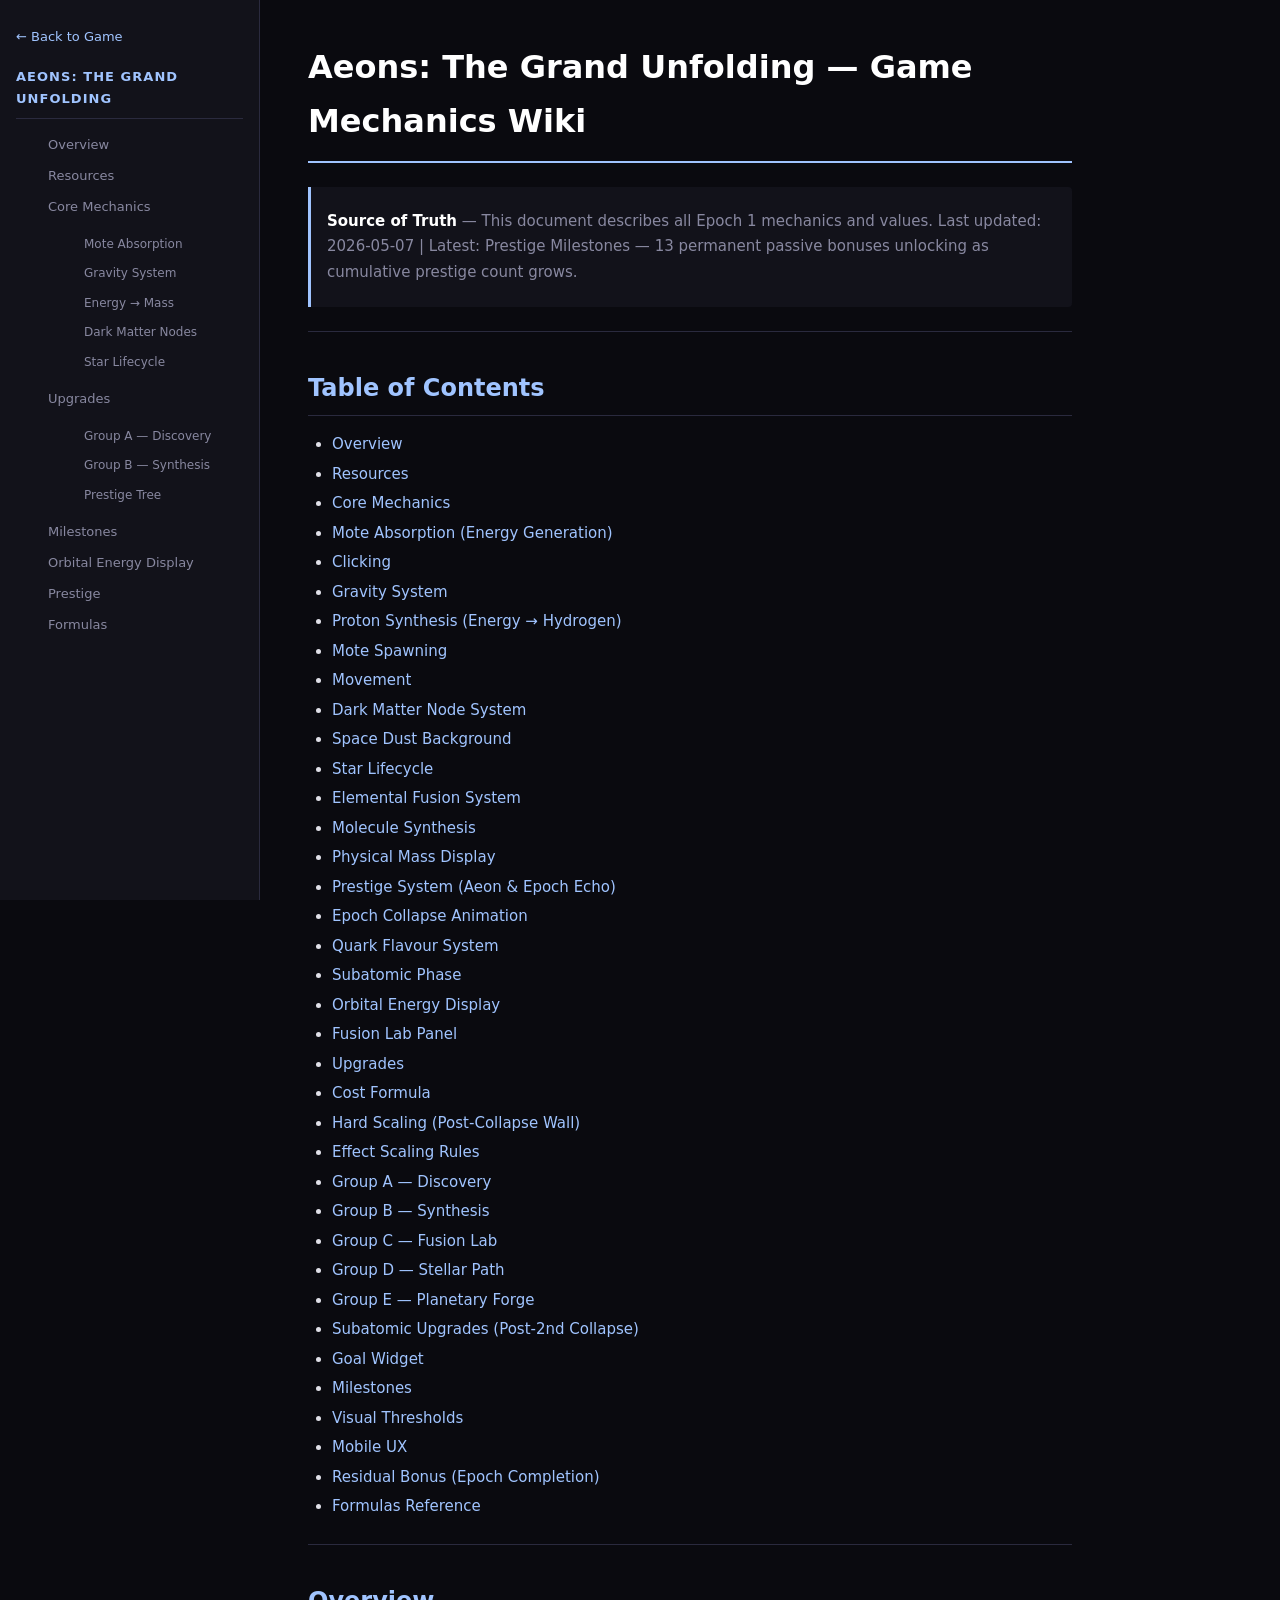
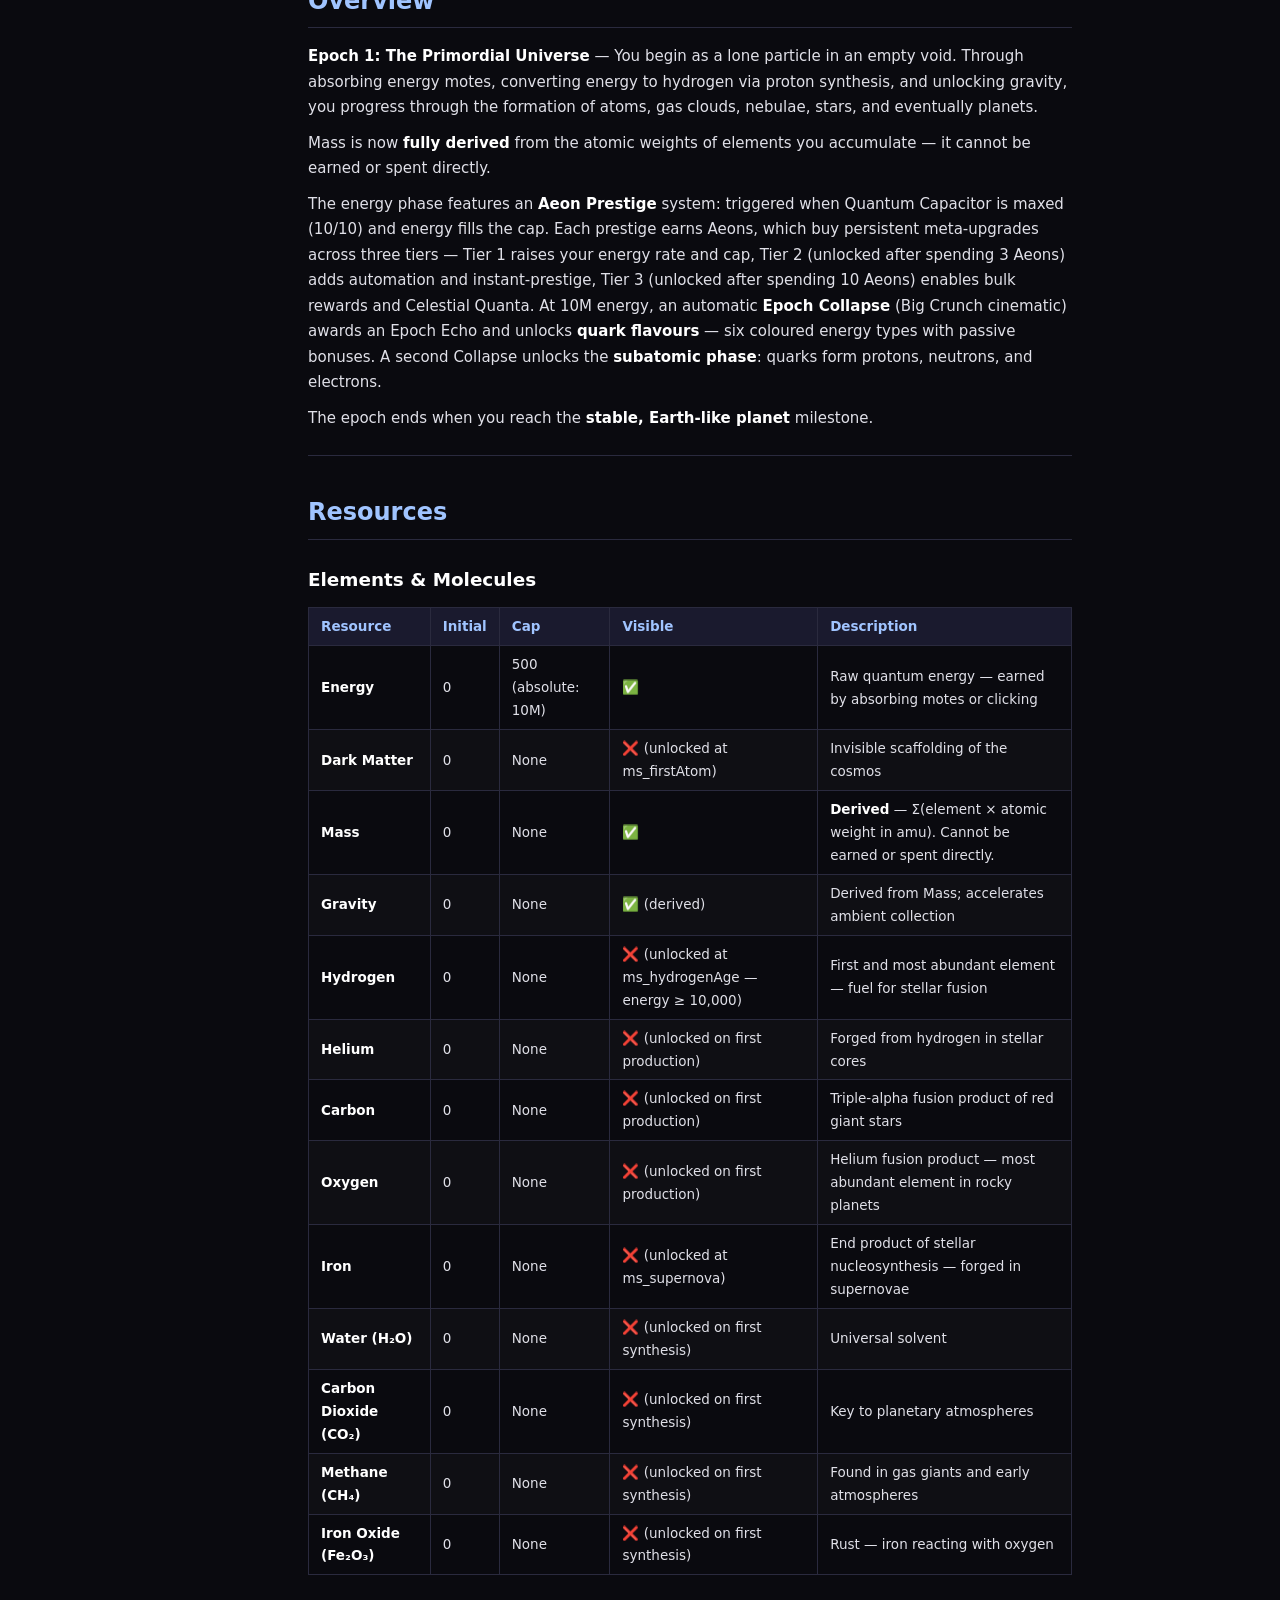
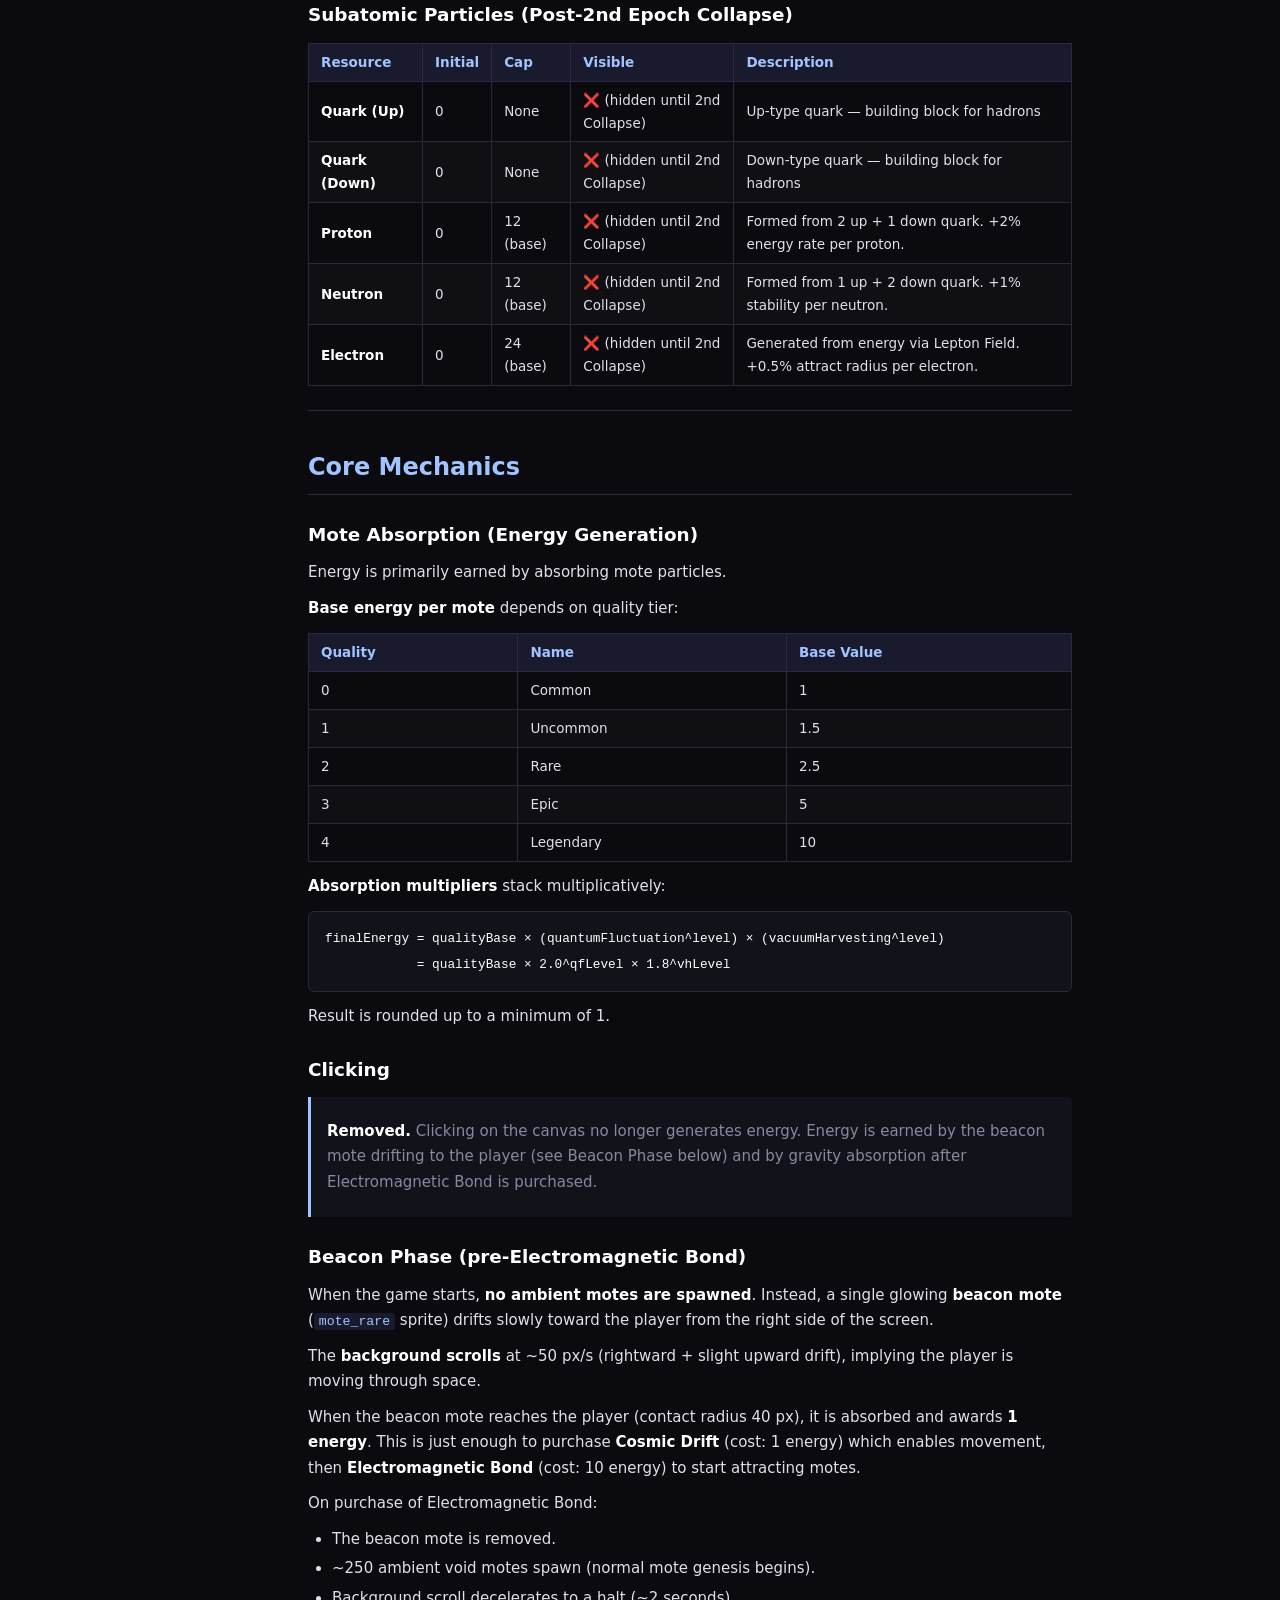
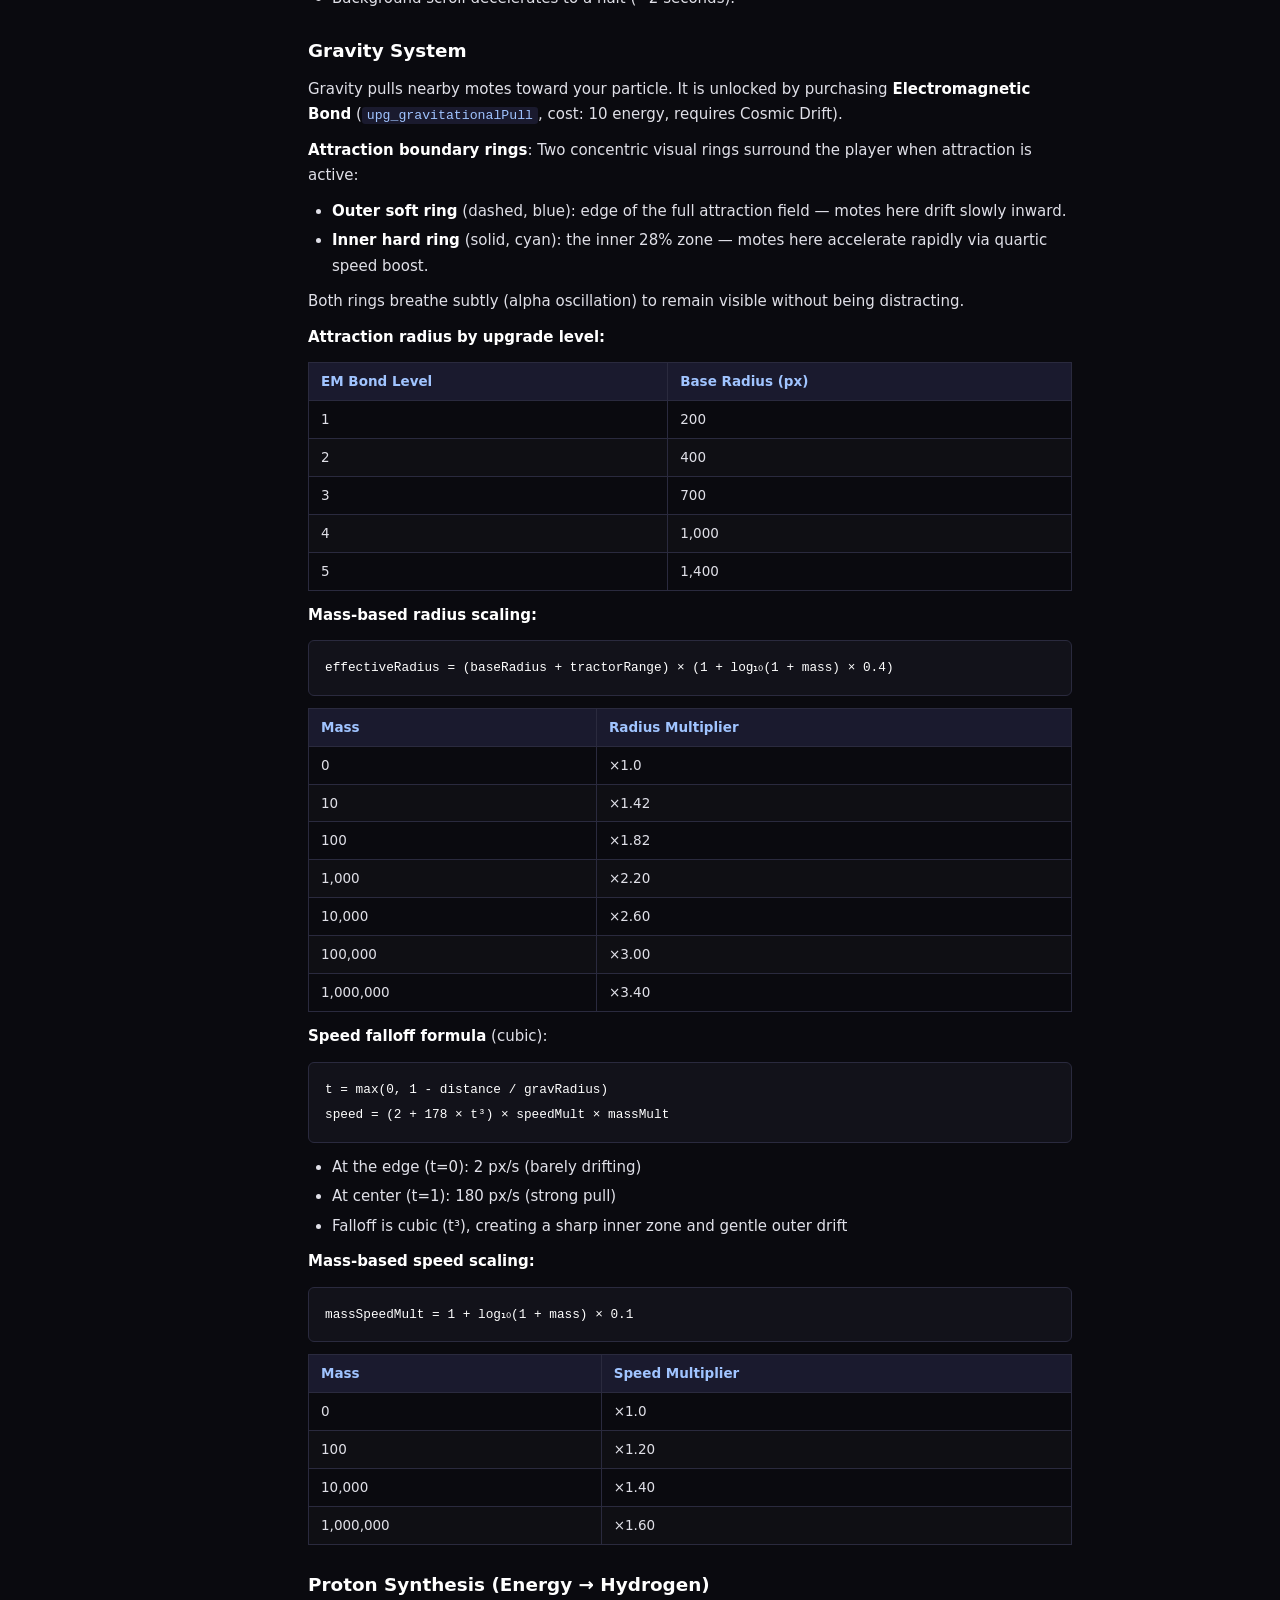
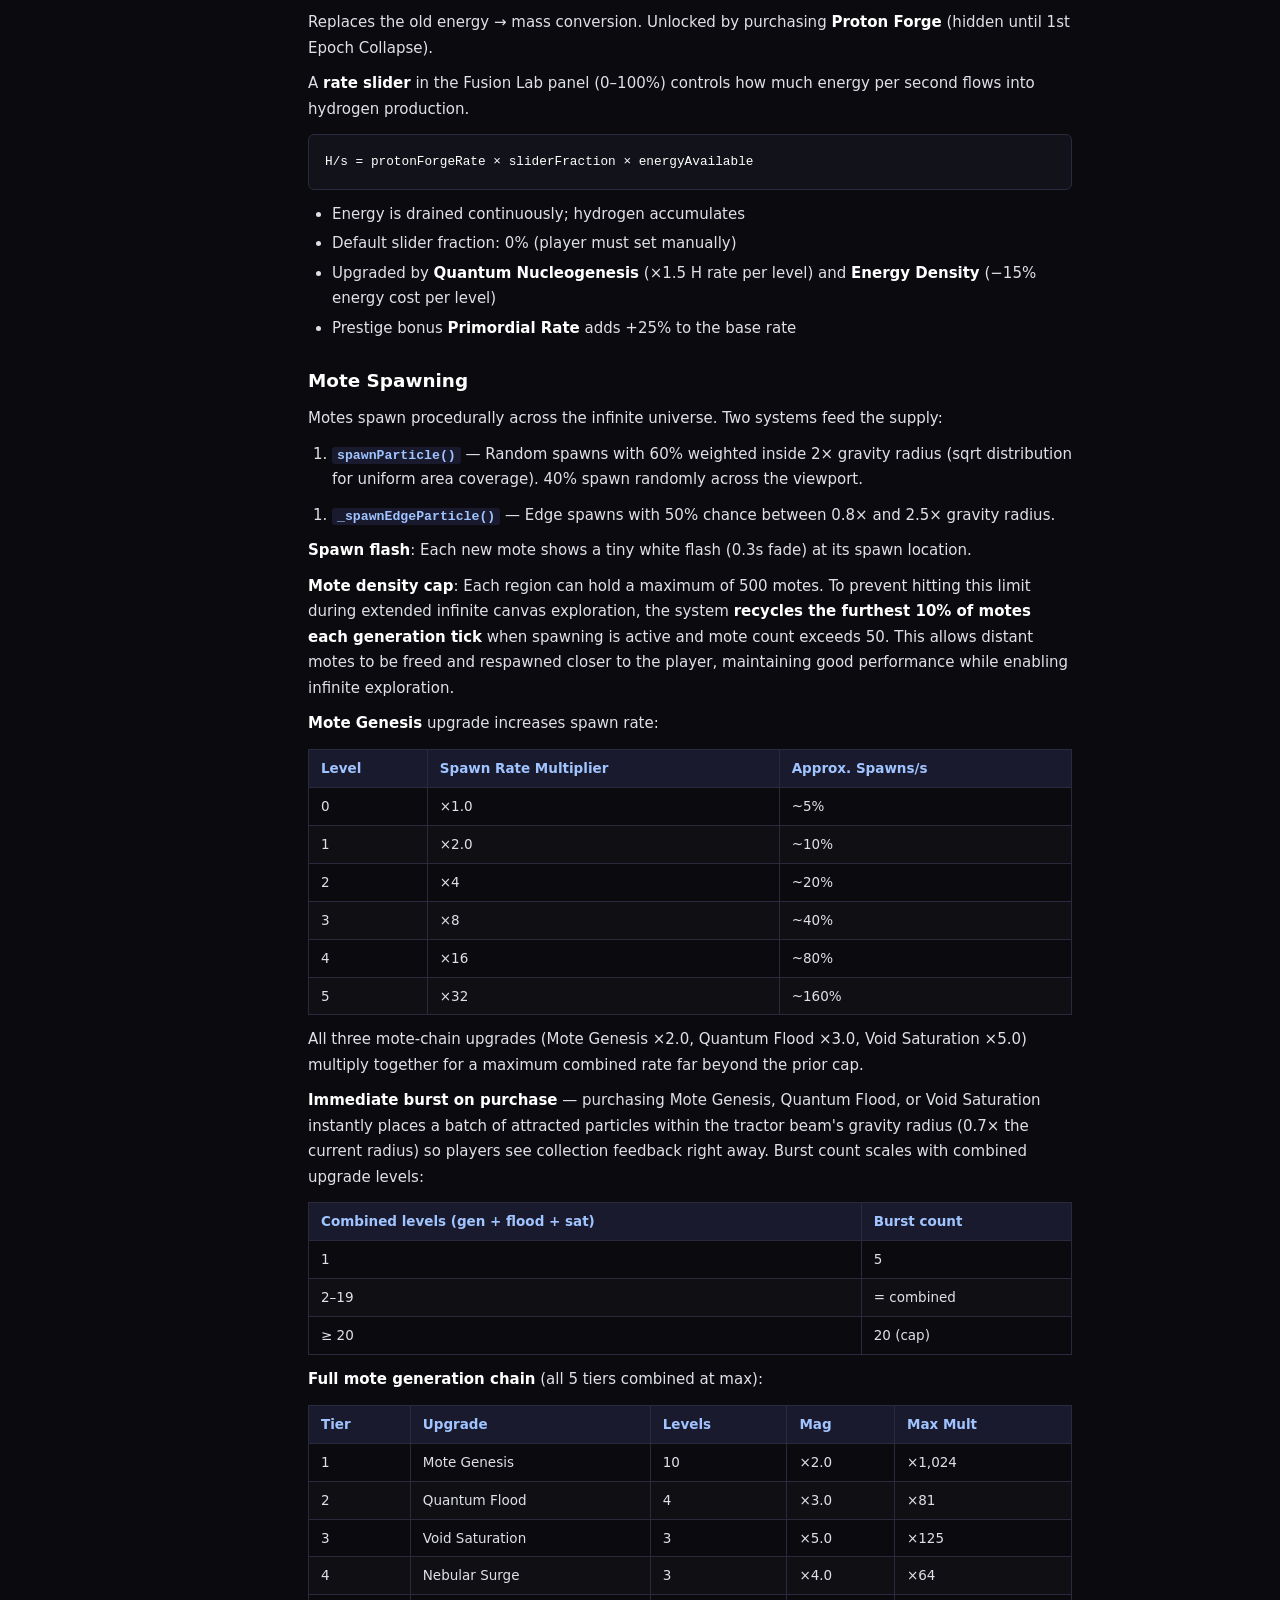
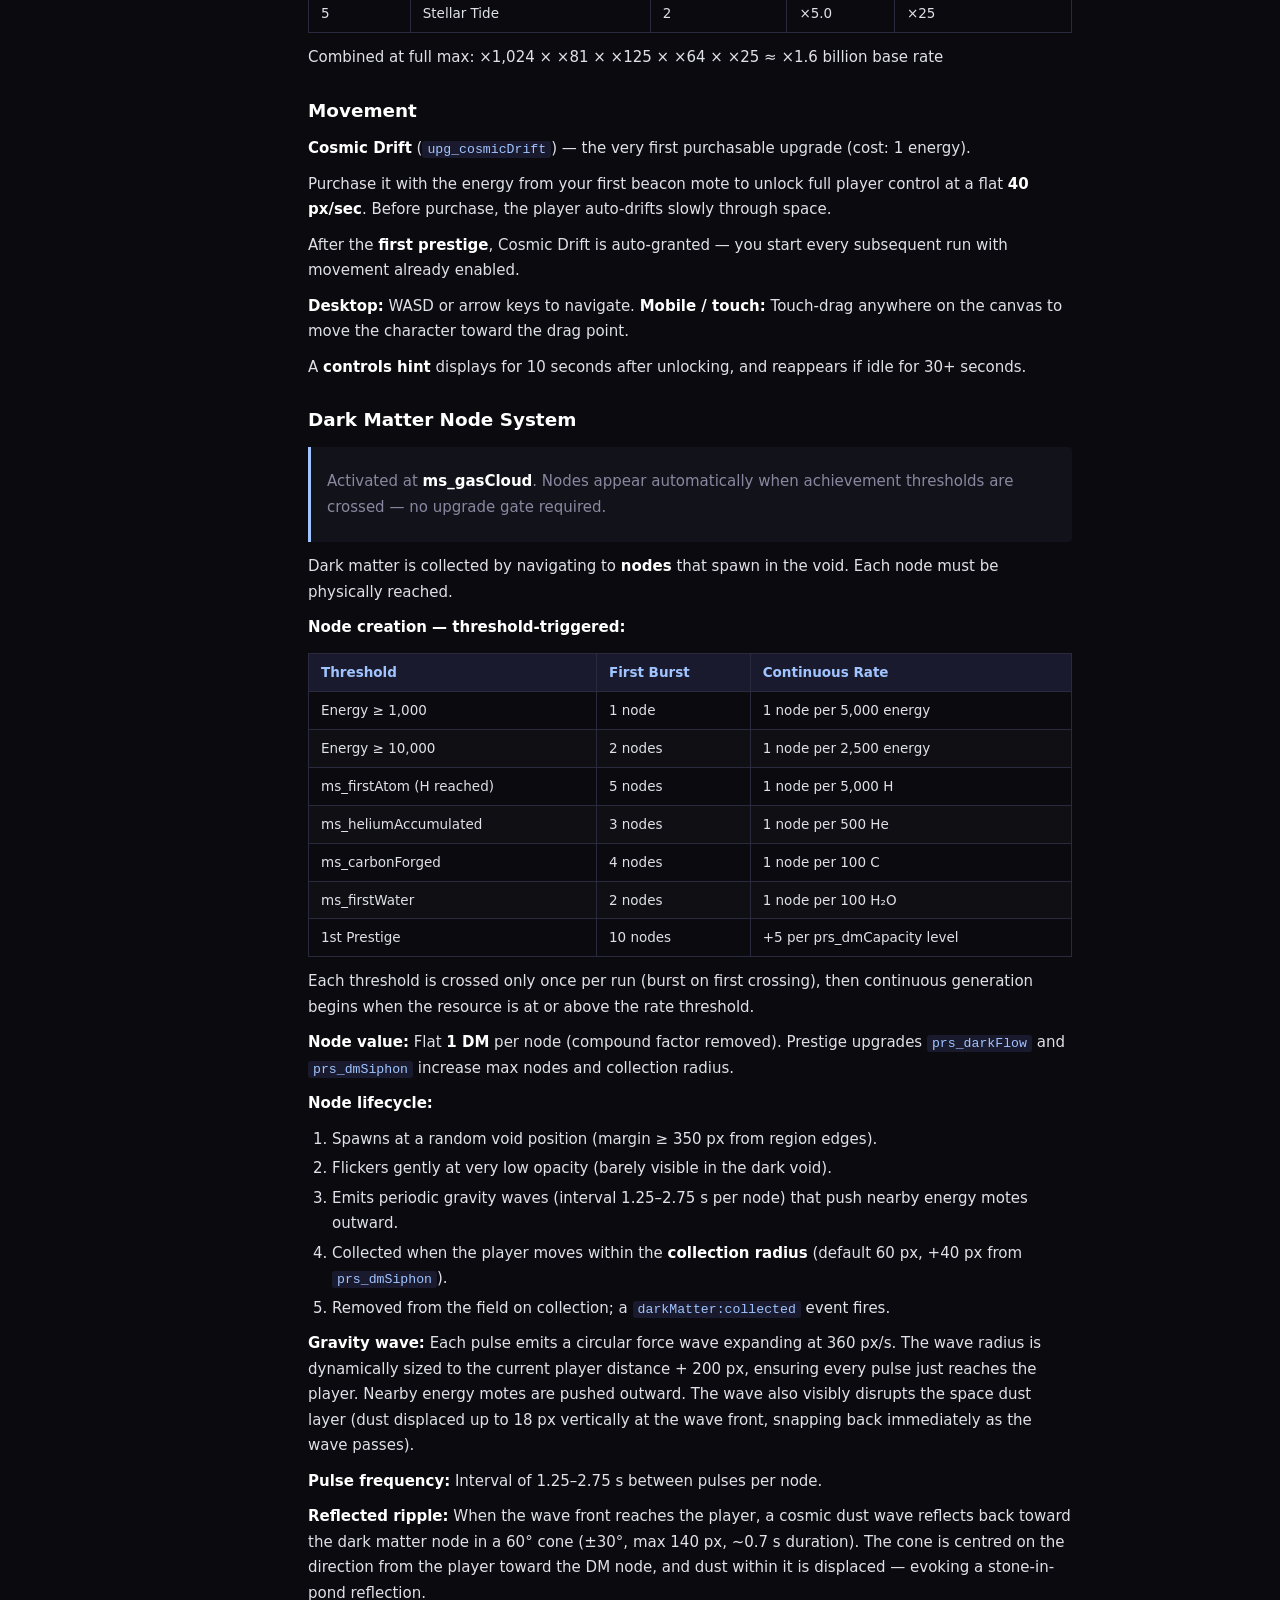
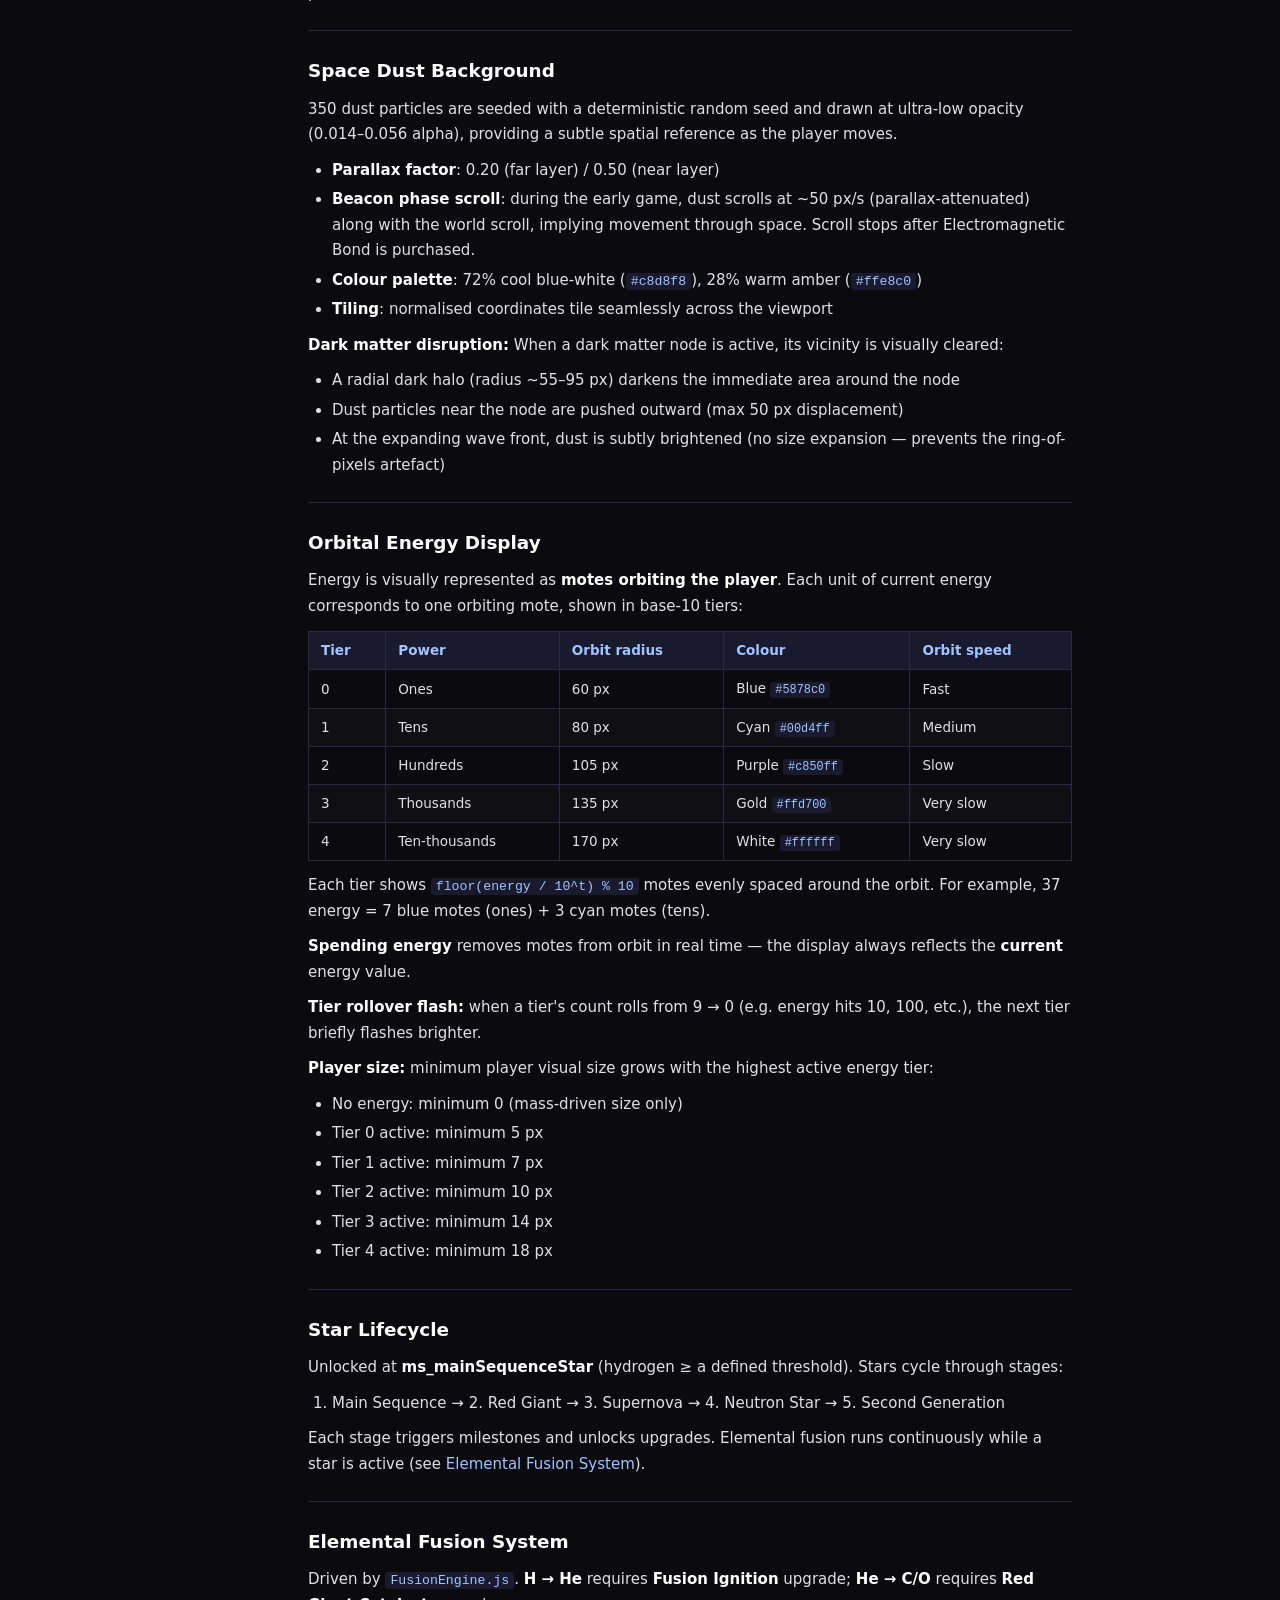
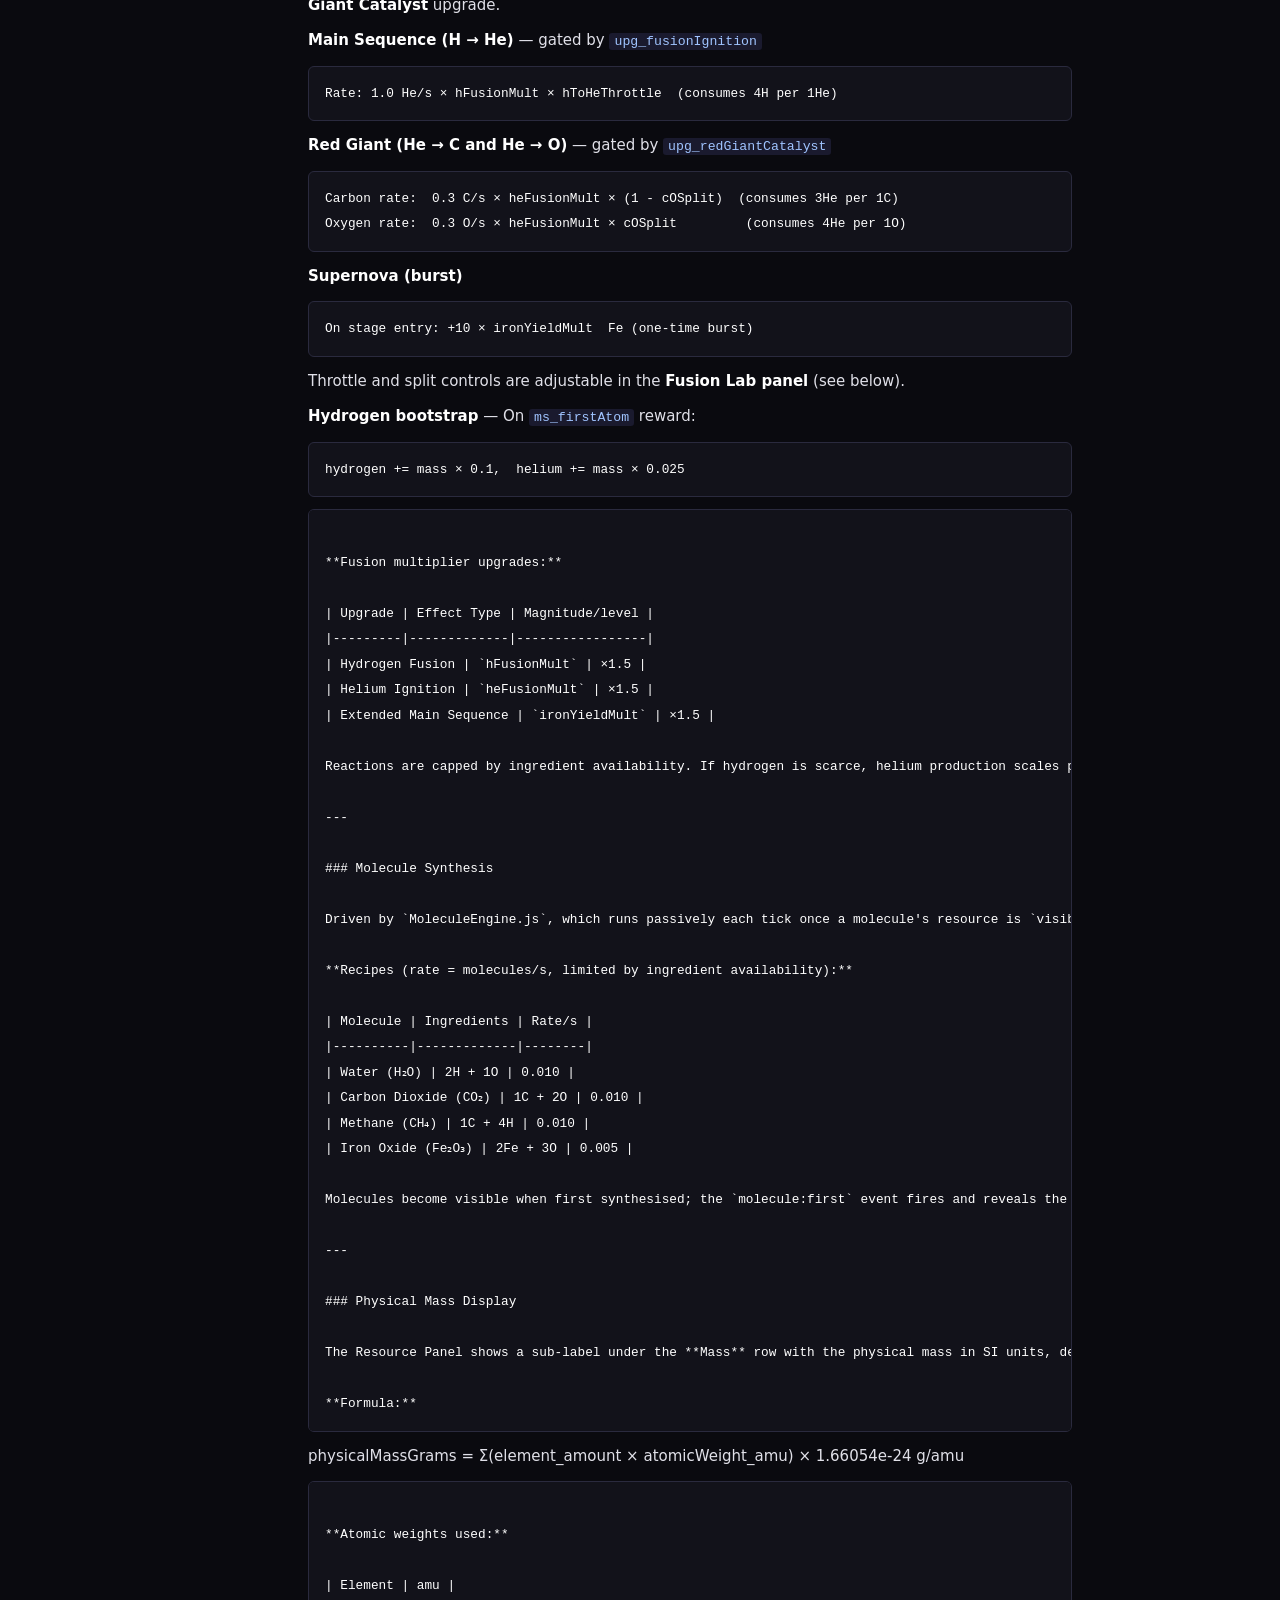
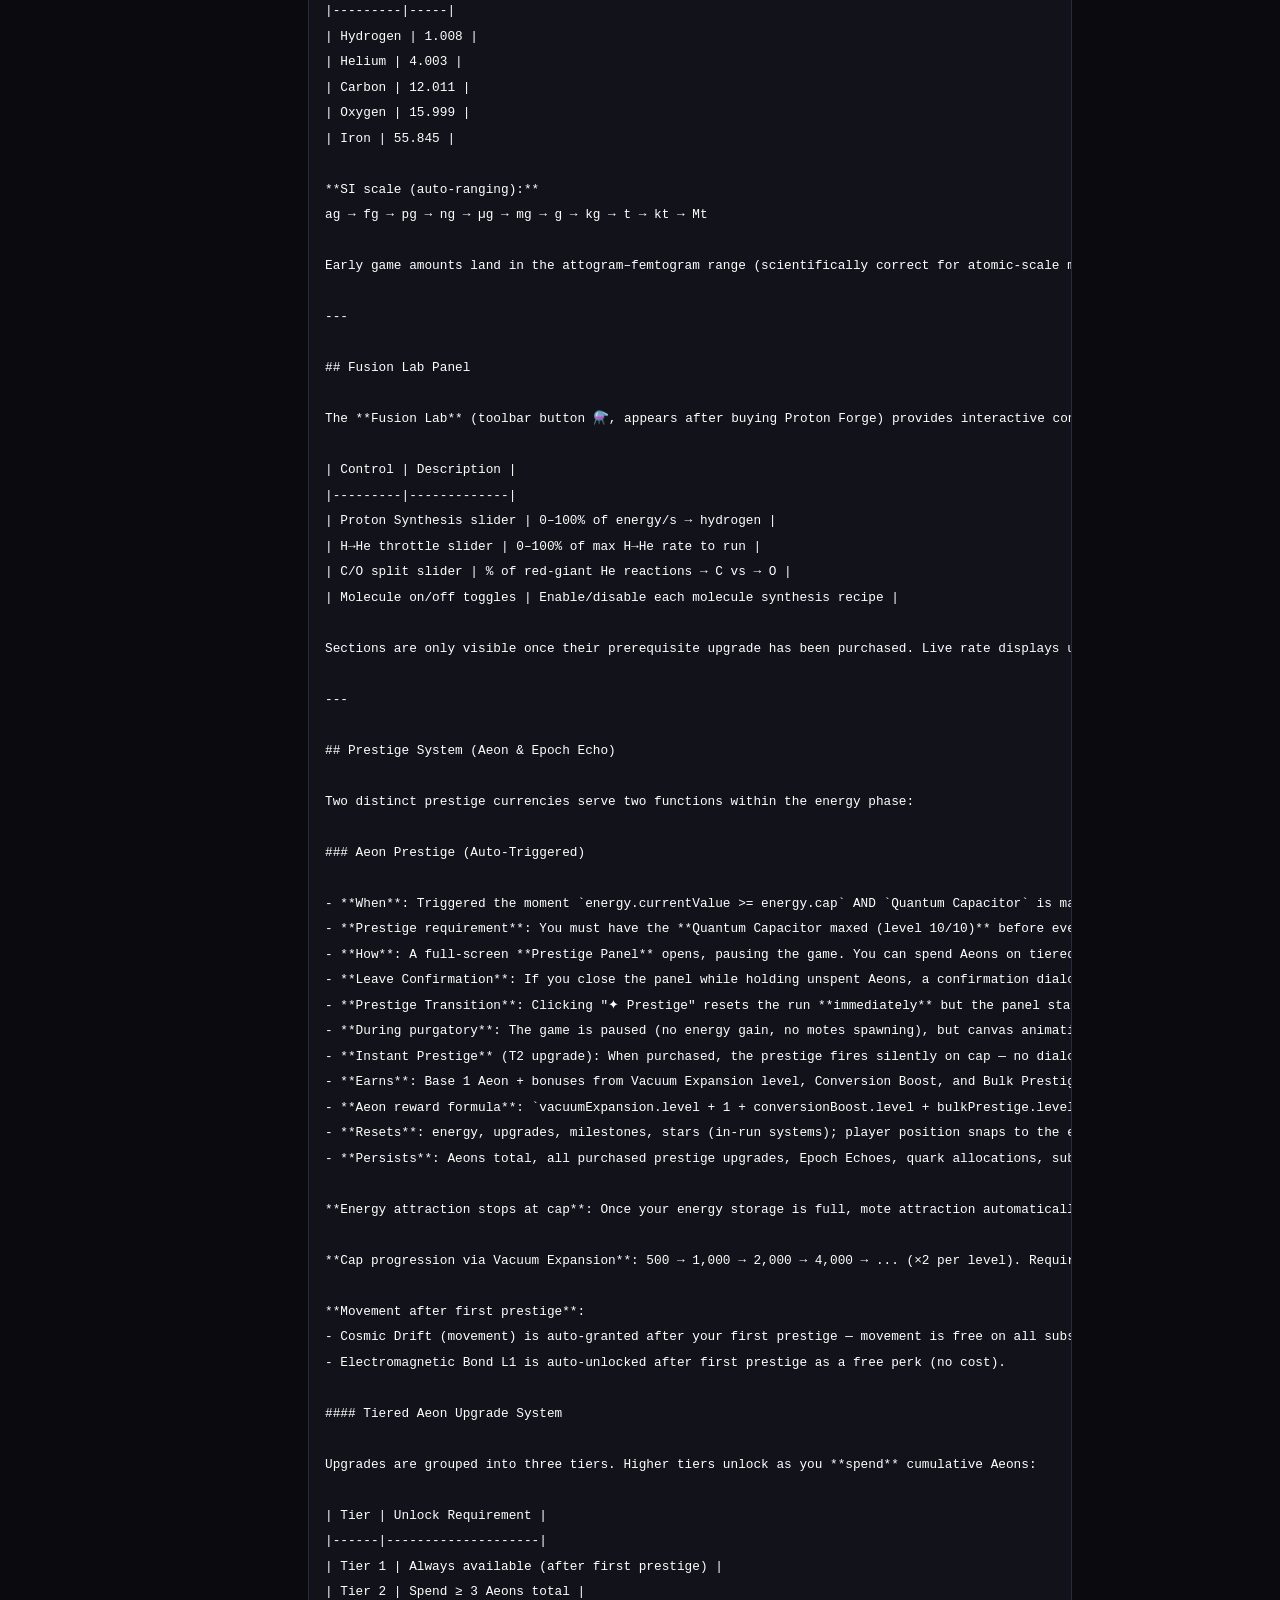
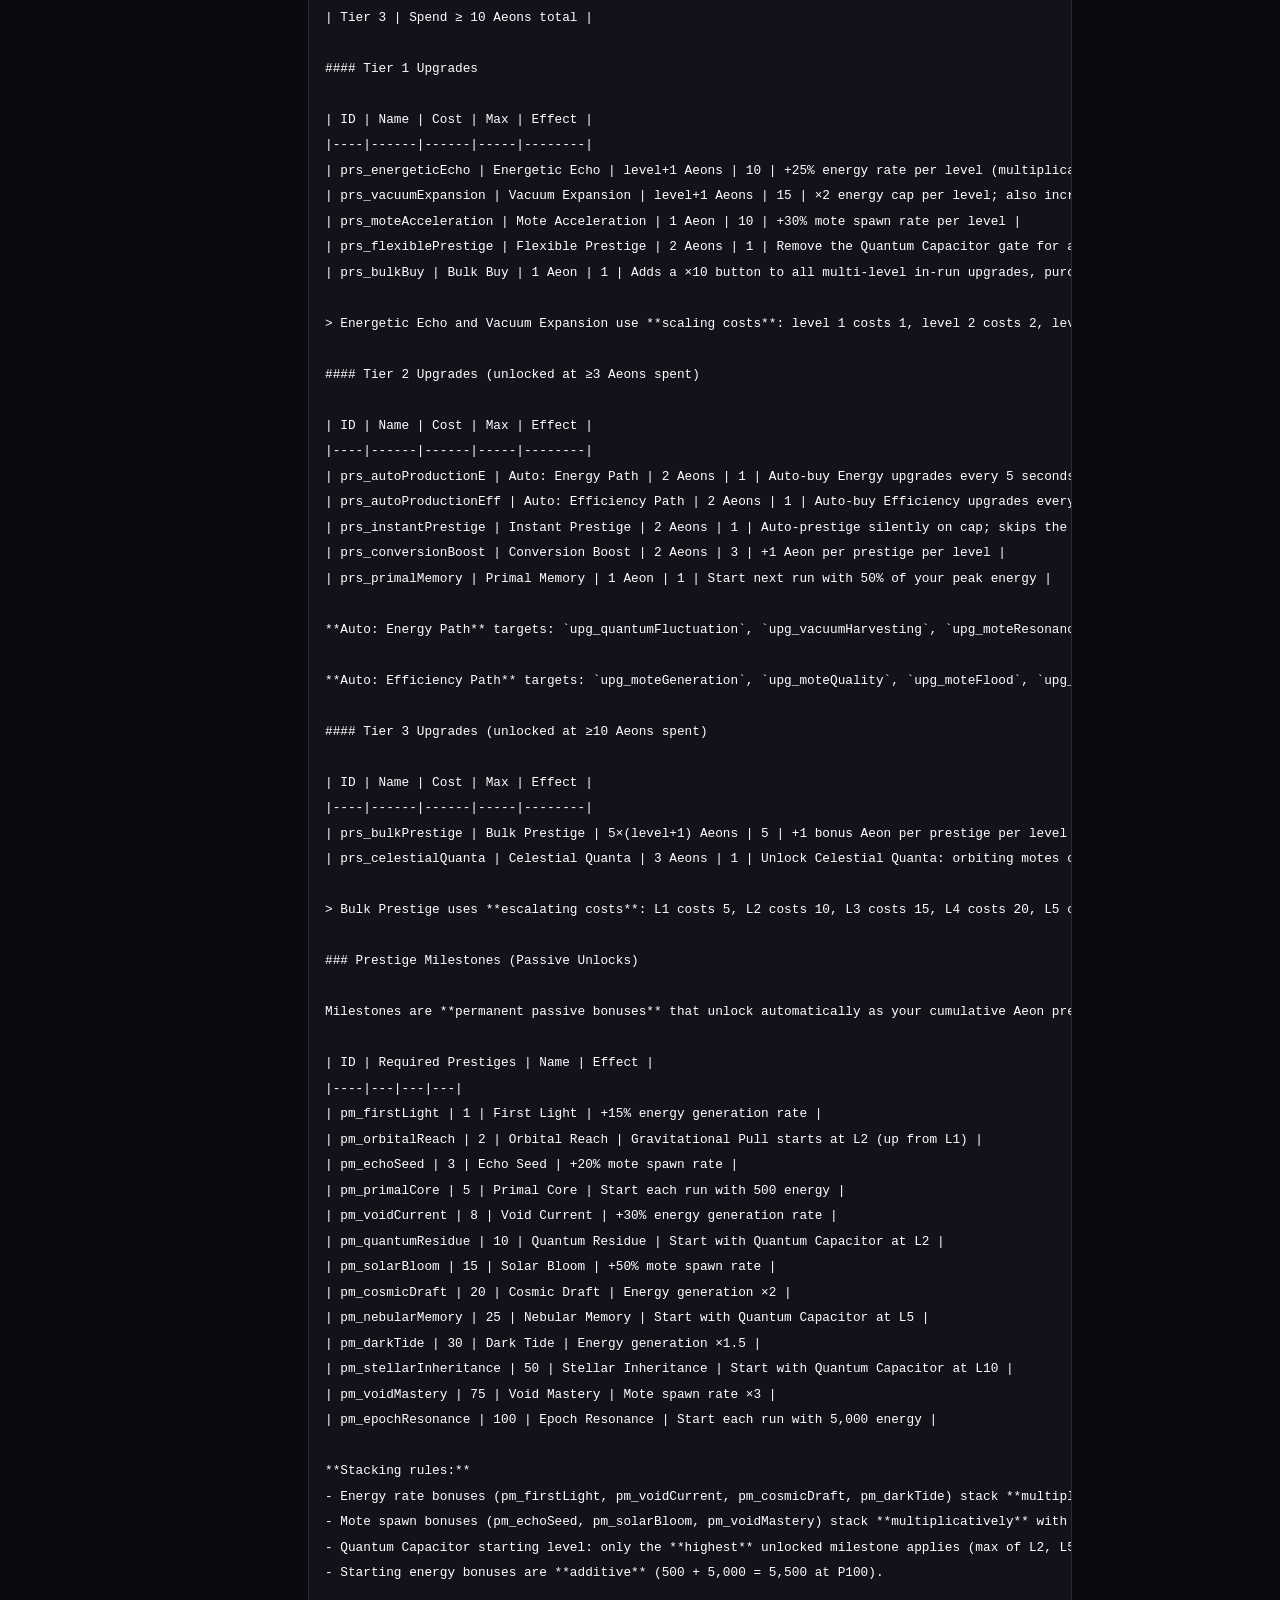
<file: wiki.html>
<!DOCTYPE html>
<html lang="en">
<head>
  <meta charset="UTF-8">
  <meta name="viewport" content="width=device-width, initial-scale=1.0">
  <title>Aeons: The Grand Unfolding — Game Wiki</title>
  <style>
  :root {
    --bg: #0a0a0f;
    --bg-panel: #12121a;
    --bg-panel-alt: #1a1a2e;
    --accent: #a0c4ff;
    --accent2: #ffffff;
    --text: #e0e0e8;
    --text-dim: #8888a0;
    --text-bright: #ffffff;
    --border: #2a2a3e;
    --success: #4ade80;
    --warning: #fbbf24;
    --danger: #f87171;
    --font-mono: 'Courier New', Courier, monospace;
    --font-main: system-ui, -apple-system, 'Segoe UI', sans-serif;
  }
  * { box-sizing: border-box; margin: 0; padding: 0; }
  body {
    background: var(--bg);
    color: var(--text);
    font-family: var(--font-main);
    font-size: 15px;
    line-height: 1.7;
  }
  a { color: var(--accent); text-decoration: none; }
  a:hover { text-decoration: underline; color: var(--accent2); }

  .page-wrapper { display: flex; min-height: 100vh; }
  nav#sidebar {
    width: 260px;
    flex-shrink: 0;
    background: var(--bg-panel);
    border-right: 1px solid var(--border);
    padding: 24px 16px;
    position: sticky;
    top: 0;
    height: 100vh;
    overflow-y: auto;
  }
  nav#sidebar .nav-title {
    font-size: 13px;
    font-weight: 700;
    color: var(--accent);
    letter-spacing: 0.08em;
    text-transform: uppercase;
    margin-bottom: 12px;
    padding-bottom: 8px;
    border-bottom: 1px solid var(--border);
  }
  nav#sidebar ul { list-style: none; }
  nav#sidebar > ul { padding-left: 0; }
  nav#sidebar ul li { margin: 3px 0; }
  nav#sidebar ul li a {
    display: block;
    padding: 3px 8px;
    border-radius: 4px;
    color: var(--text-dim);
    font-size: 13px;
    transition: color 0.15s, background 0.15s;
  }
  nav#sidebar ul li a:hover { color: var(--text); background: var(--bg-panel-alt); text-decoration: none; }
  nav#sidebar ul li.indent a { padding-left: 20px; font-size: 12px; }
  nav#sidebar .nav-back { margin-bottom: 16px; }
  nav#sidebar .nav-back a { font-size: 13px; color: var(--accent); }

  main { flex: 1; max-width: 860px; padding: 40px 48px; min-width: 0; }

  h1 { font-size: 2rem; color: var(--accent2); border-bottom: 2px solid var(--accent); padding-bottom: 12px; margin-bottom: 24px; }
  h2 { font-size: 1.5rem; color: var(--accent); border-bottom: 1px solid var(--border); padding-bottom: 6px; margin: 36px 0 16px; }
  h3 { font-size: 1.15rem; color: var(--text-bright); margin: 24px 0 10px; }
  h4 { font-size: 1rem; color: var(--accent); margin: 20px 0 8px; }
  h5, h6 { font-size: 0.9rem; color: var(--text-dim); margin: 16px 0 6px; }

  p { margin: 10px 0; }
  strong { color: var(--text-bright); }
  em { color: var(--text-dim); font-style: italic; }
  hr { border: none; border-top: 1px solid var(--border); margin: 24px 0; }

  code {
    background: var(--bg-panel-alt);
    color: var(--accent);
    padding: 1px 5px;
    border-radius: 3px;
    font-family: var(--font-mono);
    font-size: 0.88em;
  }
  pre {
    background: var(--bg-panel);
    border: 1px solid var(--border);
    border-radius: 6px;
    padding: 14px 16px;
    overflow-x: auto;
    margin: 12px 0;
  }
  pre code { background: none; padding: 0; color: var(--accent2); font-size: 0.85em; }

  .table-wrapper { overflow-x: auto; margin: 12px 0; }
  table { border-collapse: collapse; width: 100%; font-size: 0.9em; }
  th, td { border: 1px solid var(--border); padding: 7px 12px; text-align: left; }
  th { background: var(--bg-panel-alt); color: var(--accent); font-weight: 600; }
  tr:nth-child(even) td { background: rgba(255,255,255,0.02); }

  ul, ol { margin: 10px 0 10px 24px; }
  li { margin: 4px 0; }

  blockquote {
    border-left: 3px solid var(--accent);
    background: var(--bg-panel);
    padding: 12px 16px;
    margin: 12px 0;
    border-radius: 0 4px 4px 0;
    color: var(--text-dim);
  }
  blockquote strong { color: var(--accent2); }

  @media (max-width: 768px) {
    nav#sidebar { display: none; }
    main { padding: 20px 16px; }
    h1 { font-size: 1.5rem; }
  }

  @media print {
    nav#sidebar { display: none; }
    .page-wrapper { display: block; }
    main { max-width: 100%; padding: 20px; }
    body { background: #fff; color: #000; font-size: 11pt; }
    a { color: #000; }
    h1 { color: #000; border-bottom: 2px solid #000; }
    h2 { color: #333; border-bottom: 1px solid #aaa; }
    h3, h4 { color: #000; }
    code { background: #f0f0f0; color: #000; border: 1px solid #ccc; }
    pre { background: #f8f8f8; border: 1px solid #ccc; page-break-inside: avoid; }
    pre code { color: #000; }
    blockquote { border-left: 3px solid #555; background: #f8f8f8; color: #333; }
    table { page-break-inside: avoid; }
    th { background: #eee; color: #000; }
    h2, h3 { page-break-after: avoid; }
    p, li { orphans: 3; widows: 3; }
  }
</style>
</head>
<body>
<div class="page-wrapper">
  <nav id="sidebar">
    <div class="nav-back"><a href="./index.html">← Back to Game</a></div>
    <div class="nav-title">Aeons: The Grand Unfolding</div>
    <ul>
  <li><a href="#overview">Overview</a></li>
  <li><a href="#resources">Resources</a></li>
  <li><a href="#core-mechanics">Core Mechanics</a>
    <ul>
      <li class="indent"><a href="#mote-absorptionenergy-generation">Mote Absorption</a></li>
      <li class="indent"><a href="#gravity-system">Gravity System</a></li>
      <li class="indent"><a href="#energy--mass-conversion">Energy → Mass</a></li>
      <li class="indent"><a href="#dark-matter-node-system">Dark Matter Nodes</a></li>
      <li class="indent"><a href="#star-lifecycle">Star Lifecycle</a></li>
    </ul>
  </li>
  <li><a href="#upgrades">Upgrades</a>
    <ul>
      <li class="indent"><a href="#group-a--discovery">Group A — Discovery</a></li>
      <li class="indent"><a href="#group-b--synthesis">Group B — Synthesis</a></li>
      <li class="indent"><a href="#aeon-upgrade-tree">Prestige Tree</a></li>
    </ul>
  </li>
  <li><a href="#milestones">Milestones</a></li>
  <li><a href="#orbital-energy-display">Orbital Energy Display</a></li>
  <li><a href="#prestige">Prestige</a></li>
  <li><a href="#formulas-reference">Formulas</a></li>
</ul>

  </nav>
  <main>
    <h1 id="aeons-the-grand-unfolding-game-mechanics-wiki">Aeons: The Grand Unfolding — Game Mechanics Wiki</h1>
<blockquote>
<p><strong>Source of Truth</strong> — This document describes all Epoch 1 mechanics and values.
Last updated: 2026-05-07 | Latest: Prestige Milestones — 13 permanent passive bonuses unlocking as cumulative prestige count grows.</p>
</blockquote>
<hr>
<h2 id="table-of-contents">Table of Contents</h2>
<ul>
<li><a href="#overview">Overview</a></li>
<li><a href="#resources">Resources</a></li>
<li><a href="#core-mechanics">Core Mechanics</a></li>
<li><a href="#mote-absorption-energy-generation">Mote Absorption (Energy Generation)</a></li>
<li><a href="#clicking">Clicking</a></li>
<li><a href="#gravity-system">Gravity System</a></li>
<li><a href="#proton-synthesis-energy--hydrogen">Proton Synthesis (Energy → Hydrogen)</a></li>
<li><a href="#mote-spawning">Mote Spawning</a></li>
<li><a href="#movement">Movement</a></li>
<li><a href="#dark-matter-node-system">Dark Matter Node System</a></li>
<li><a href="#space-dust-background">Space Dust Background</a></li>
<li><a href="#star-lifecycle">Star Lifecycle</a></li>
<li><a href="#elemental-fusion-system">Elemental Fusion System</a></li>
<li><a href="#molecule-synthesis">Molecule Synthesis</a></li>
<li><a href="#physical-mass-display">Physical Mass Display</a></li>
<li><a href="#prestige-system-aeon--epoch-echo">Prestige System (Aeon &amp; Epoch Echo)</a></li>
<li><a href="#epoch-collapse-animation">Epoch Collapse Animation</a></li>
<li><a href="#quark-flavour-system">Quark Flavour System</a></li>
<li><a href="#subatomic-phase">Subatomic Phase</a></li>
<li><a href="#orbital-energy-display">Orbital Energy Display</a></li>
<li><a href="#fusion-lab-panel">Fusion Lab Panel</a></li>
<li><a href="#upgrades">Upgrades</a></li>
<li><a href="#cost-formula">Cost Formula</a></li>
<li><a href="#hard-scaling-post-collapse-wall">Hard Scaling (Post-Collapse Wall)</a></li>
<li><a href="#effect-scaling-rules">Effect Scaling Rules</a></li>
<li><a href="#group-a--discovery">Group A — Discovery</a></li>
<li><a href="#group-b--synthesis">Group B — Synthesis</a></li>
<li><a href="#group-c--fusion-lab">Group C — Fusion Lab</a></li>
<li><a href="#group-d--stellar-path">Group D — Stellar Path</a></li>
<li><a href="#group-e--planetary-forge">Group E — Planetary Forge</a></li>
<li><a href="#subatomic-upgrades-post-2nd-collapse">Subatomic Upgrades (Post-2nd Collapse)</a></li>
<li><a href="#goal-widget">Goal Widget</a></li>
<li><a href="#milestones">Milestones</a></li>
<li><a href="#visual-thresholds">Visual Thresholds</a></li>
<li><a href="#mobile-ux">Mobile UX</a></li>
<li><a href="#residual-bonus-epoch-completion">Residual Bonus (Epoch Completion)</a></li>
<li><a href="#formulas-reference">Formulas Reference</a></li>
</ul>
<hr>
<h2 id="overview">Overview</h2>
<p><strong>Epoch 1: The Primordial Universe</strong> — You begin as a lone particle in an empty void. Through absorbing energy motes, converting energy to hydrogen via proton synthesis, and unlocking gravity, you progress through the formation of atoms, gas clouds, nebulae, stars, and eventually planets.</p>
<p>Mass is now <strong>fully derived</strong> from the atomic weights of elements you accumulate — it cannot be earned or spent directly.</p>
<p>The energy phase features an <strong>Aeon Prestige</strong> system: triggered when Quantum Capacitor is maxed (10/10) and energy fills the cap. Each prestige earns Aeons, which buy persistent meta-upgrades across three tiers — Tier 1 raises your energy rate and cap, Tier 2 (unlocked after spending 3 Aeons) adds automation and instant-prestige, Tier 3 (unlocked after spending 10 Aeons) enables bulk rewards and Celestial Quanta. At 10M energy, an automatic <strong>Epoch Collapse</strong> (Big Crunch cinematic) awards an Epoch Echo and unlocks <strong>quark flavours</strong> — six coloured energy types with passive bonuses. A second Collapse unlocks the <strong>subatomic phase</strong>: quarks form protons, neutrons, and electrons.</p>
<p>The epoch ends when you reach the <strong>stable, Earth-like planet</strong> milestone.</p>
<hr>
<h2 id="resources">Resources</h2>
<h3 id="elements-molecules">Elements &amp; Molecules</h3>
<div class="table-wrapper"><table>
<thead><tr><th>Resource</th><th>Initial</th><th>Cap</th><th>Visible</th><th>Description</th></tr></thead>
<tbody>
<tr><td><strong>Energy</strong></td><td>0</td><td>500 (absolute: 10M)</td><td>✅</td><td>Raw quantum energy — earned by absorbing motes or clicking</td></tr>
<tr><td><strong>Dark Matter</strong></td><td>0</td><td>None</td><td>❌ (unlocked at ms_firstAtom)</td><td>Invisible scaffolding of the cosmos</td></tr>
<tr><td><strong>Mass</strong></td><td>0</td><td>None</td><td>✅</td><td><strong>Derived</strong> — Σ(element × atomic weight in amu). Cannot be earned or spent directly.</td></tr>
<tr><td><strong>Gravity</strong></td><td>0</td><td>None</td><td>✅ (derived)</td><td>Derived from Mass; accelerates ambient collection</td></tr>
<tr><td><strong>Hydrogen</strong></td><td>0</td><td>None</td><td>❌ (unlocked at ms_hydrogenAge — energy ≥ 10,000)</td><td>First and most abundant element — fuel for stellar fusion</td></tr>
<tr><td><strong>Helium</strong></td><td>0</td><td>None</td><td>❌ (unlocked on first production)</td><td>Forged from hydrogen in stellar cores</td></tr>
<tr><td><strong>Carbon</strong></td><td>0</td><td>None</td><td>❌ (unlocked on first production)</td><td>Triple-alpha fusion product of red giant stars</td></tr>
<tr><td><strong>Oxygen</strong></td><td>0</td><td>None</td><td>❌ (unlocked on first production)</td><td>Helium fusion product — most abundant element in rocky planets</td></tr>
<tr><td><strong>Iron</strong></td><td>0</td><td>None</td><td>❌ (unlocked at ms_supernova)</td><td>End product of stellar nucleosynthesis — forged in supernovae</td></tr>
<tr><td><strong>Water (H₂O)</strong></td><td>0</td><td>None</td><td>❌ (unlocked on first synthesis)</td><td>Universal solvent</td></tr>
<tr><td><strong>Carbon Dioxide (CO₂)</strong></td><td>0</td><td>None</td><td>❌ (unlocked on first synthesis)</td><td>Key to planetary atmospheres</td></tr>
<tr><td><strong>Methane (CH₄)</strong></td><td>0</td><td>None</td><td>❌ (unlocked on first synthesis)</td><td>Found in gas giants and early atmospheres</td></tr>
<tr><td><strong>Iron Oxide (Fe₂O₃)</strong></td><td>0</td><td>None</td><td>❌ (unlocked on first synthesis)</td><td>Rust — iron reacting with oxygen</td></tr>
</tbody></table></div>
<h3 id="subatomic-particles-post-2nd-epoch-collapse">Subatomic Particles (Post-2nd Epoch Collapse)</h3>
<div class="table-wrapper"><table>
<thead><tr><th>Resource</th><th>Initial</th><th>Cap</th><th>Visible</th><th>Description</th></tr></thead>
<tbody>
<tr><td><strong>Quark (Up)</strong></td><td>0</td><td>None</td><td>❌ (hidden until 2nd Collapse)</td><td>Up-type quark — building block for hadrons</td></tr>
<tr><td><strong>Quark (Down)</strong></td><td>0</td><td>None</td><td>❌ (hidden until 2nd Collapse)</td><td>Down-type quark — building block for hadrons</td></tr>
<tr><td><strong>Proton</strong></td><td>0</td><td>12 (base)</td><td>❌ (hidden until 2nd Collapse)</td><td>Formed from 2 up + 1 down quark. +2% energy rate per proton.</td></tr>
<tr><td><strong>Neutron</strong></td><td>0</td><td>12 (base)</td><td>❌ (hidden until 2nd Collapse)</td><td>Formed from 1 up + 2 down quark. +1% stability per neutron.</td></tr>
<tr><td><strong>Electron</strong></td><td>0</td><td>24 (base)</td><td>❌ (hidden until 2nd Collapse)</td><td>Generated from energy via Lepton Field. +0.5% attract radius per electron.</td></tr>
</tbody></table></div>
<hr>
<h2 id="core-mechanics">Core Mechanics</h2>
<h3 id="mote-absorption-energy-generation">Mote Absorption (Energy Generation)</h3>
<p>Energy is primarily earned by absorbing mote particles.</p>
<p><strong>Base energy per mote</strong> depends on quality tier:</p>
<div class="table-wrapper"><table>
<thead><tr><th>Quality</th><th>Name</th><th>Base Value</th></tr></thead>
<tbody>
<tr><td>0</td><td>Common</td><td>1</td></tr>
<tr><td>1</td><td>Uncommon</td><td>1.5</td></tr>
<tr><td>2</td><td>Rare</td><td>2.5</td></tr>
<tr><td>3</td><td>Epic</td><td>5</td></tr>
<tr><td>4</td><td>Legendary</td><td>10</td></tr>
</tbody></table></div>
<p><strong>Absorption multipliers</strong> stack multiplicatively:</p>
<pre><code>finalEnergy = qualityBase × (quantumFluctuation^level) × (vacuumHarvesting^level)
            = qualityBase × 2.0^qfLevel × 1.8^vhLevel</code></pre>
<p>Result is rounded up to a minimum of 1.</p>
<h3 id="clicking">Clicking</h3>
<blockquote>
<p><strong>Removed.</strong> Clicking on the canvas no longer generates energy. Energy is earned by
the beacon mote drifting to the player (see Beacon Phase below) and by gravity
absorption after Electromagnetic Bond is purchased.</p>
</blockquote>
<h3 id="beacon-phase-pre-electromagnetic-bond">Beacon Phase (pre-Electromagnetic Bond)</h3>
<p>When the game starts, <strong>no ambient motes are spawned</strong>. Instead, a single glowing <strong>beacon mote</strong> (<code>mote_rare</code> sprite) drifts slowly toward the player from the right side of the screen.</p>
<p>The <strong>background scrolls</strong> at ~50 px/s (rightward + slight upward drift), implying the player is moving through space.</p>
<p>When the beacon mote reaches the player (contact radius 40 px), it is absorbed and awards <strong>1 energy</strong>. This is just enough to purchase <strong>Cosmic Drift</strong> (cost: 1 energy) which enables movement, then <strong>Electromagnetic Bond</strong> (cost: 10 energy) to start attracting motes.</p>
<p>On purchase of Electromagnetic Bond:</p>
<ul>
<li>The beacon mote is removed.</li>
<li>~250 ambient void motes spawn (normal mote genesis begins).</li>
<li>Background scroll decelerates to a halt (~2 seconds).</li>
</ul>
<h3 id="gravity-system">Gravity System</h3>
<p>Gravity pulls nearby motes toward your particle. It is unlocked by purchasing <strong>Electromagnetic Bond</strong> (<code>upg_gravitationalPull</code>, cost: 10 energy, requires Cosmic Drift).</p>
<p><strong>Attraction boundary rings</strong>: Two concentric visual rings surround the player when attraction is active:</p>
<ul>
<li><strong>Outer soft ring</strong> (dashed, blue): edge of the full attraction field — motes here drift slowly inward.</li>
<li><strong>Inner hard ring</strong> (solid, cyan): the inner 28% zone — motes here accelerate rapidly via quartic speed boost.</li>
</ul>
<p>Both rings breathe subtly (alpha oscillation) to remain visible without being distracting.</p>
<p><strong>Attraction radius by upgrade level:</strong></p>
<div class="table-wrapper"><table>
<thead><tr><th>EM Bond Level</th><th>Base Radius (px)</th></tr></thead>
<tbody>
<tr><td>1</td><td>200</td></tr>
<tr><td>2</td><td>400</td></tr>
<tr><td>3</td><td>700</td></tr>
<tr><td>4</td><td>1,000</td></tr>
<tr><td>5</td><td>1,400</td></tr>
</tbody></table></div>
<p><strong>Mass-based radius scaling:</strong></p>
<pre><code>effectiveRadius = (baseRadius + tractorRange) × (1 + log₁₀(1 + mass) × 0.4)</code></pre>
<div class="table-wrapper"><table>
<thead><tr><th>Mass</th><th>Radius Multiplier</th></tr></thead>
<tbody>
<tr><td>0</td><td>×1.0</td></tr>
<tr><td>10</td><td>×1.42</td></tr>
<tr><td>100</td><td>×1.82</td></tr>
<tr><td>1,000</td><td>×2.20</td></tr>
<tr><td>10,000</td><td>×2.60</td></tr>
<tr><td>100,000</td><td>×3.00</td></tr>
<tr><td>1,000,000</td><td>×3.40</td></tr>
</tbody></table></div>
<p><strong>Speed falloff formula</strong> (cubic):</p>
<pre><code>t = max(0, 1 - distance / gravRadius)
speed = (2 + 178 × t³) × speedMult × massMult</code></pre>
<ul>
<li>At the edge (t=0): 2 px/s (barely drifting)</li>
<li>At center (t=1): 180 px/s (strong pull)</li>
<li>Falloff is cubic (t³), creating a sharp inner zone and gentle outer drift</li>
</ul>
<p><strong>Mass-based speed scaling:</strong></p>
<pre><code>massSpeedMult = 1 + log₁₀(1 + mass) × 0.1</code></pre>
<div class="table-wrapper"><table>
<thead><tr><th>Mass</th><th>Speed Multiplier</th></tr></thead>
<tbody>
<tr><td>0</td><td>×1.0</td></tr>
<tr><td>100</td><td>×1.20</td></tr>
<tr><td>10,000</td><td>×1.40</td></tr>
<tr><td>1,000,000</td><td>×1.60</td></tr>
</tbody></table></div>
<h3 id="proton-synthesis-energy-hydrogen">Proton Synthesis (Energy → Hydrogen)</h3>
<p>Replaces the old energy → mass conversion. Unlocked by purchasing <strong>Proton Forge</strong> (hidden until 1st Epoch Collapse).</p>
<p>A <strong>rate slider</strong> in the Fusion Lab panel (0–100%) controls how much energy per second flows into hydrogen production.</p>
<pre><code>H/s = protonForgeRate × sliderFraction × energyAvailable</code></pre>
<ul>
<li>Energy is drained continuously; hydrogen accumulates</li>
<li>Default slider fraction: 0% (player must set manually)</li>
<li>Upgraded by <strong>Quantum Nucleogenesis</strong> (×1.5 H rate per level) and <strong>Energy Density</strong> (−15% energy cost per level)</li>
<li>Prestige bonus <strong>Primordial Rate</strong> adds +25% to the base rate</li>
</ul>
<h3 id="mote-spawning">Mote Spawning</h3>
<p>Motes spawn procedurally across the infinite universe. Two systems feed the supply:</p>
<ol>
<li><strong><code>spawnParticle()</code></strong> — Random spawns with 60% weighted inside 2× gravity radius (sqrt distribution for uniform area coverage). 40% spawn randomly across the viewport.</li>
</ol>
<ol>
<li><strong><code>_spawnEdgeParticle()</code></strong> — Edge spawns with 50% chance between 0.8× and 2.5× gravity radius.</li>
</ol>
<p><strong>Spawn flash</strong>: Each new mote shows a tiny white flash (0.3s fade) at its spawn location.</p>
<p><strong>Mote density cap</strong>: Each region can hold a maximum of 500 motes. To prevent hitting this limit during extended infinite canvas exploration, the system <strong>recycles the furthest 10% of motes each generation tick</strong> when spawning is active and mote count exceeds 50. This allows distant motes to be freed and respawned closer to the player, maintaining good performance while enabling infinite exploration.</p>
<p><strong>Mote Genesis</strong> upgrade increases spawn rate:</p>
<div class="table-wrapper"><table>
<thead><tr><th>Level</th><th>Spawn Rate Multiplier</th><th>Approx. Spawns/s</th></tr></thead>
<tbody>
<tr><td>0</td><td>×1.0</td><td>~5%</td></tr>
<tr><td>1</td><td>×2.0</td><td>~10%</td></tr>
<tr><td>2</td><td>×4</td><td>~20%</td></tr>
<tr><td>3</td><td>×8</td><td>~40%</td></tr>
<tr><td>4</td><td>×16</td><td>~80%</td></tr>
<tr><td>5</td><td>×32</td><td>~160%</td></tr>
</tbody></table></div>
<p>All three mote-chain upgrades (Mote Genesis ×2.0, Quantum Flood ×3.0, Void Saturation ×5.0) multiply together for a maximum combined rate far beyond the prior cap.</p>
<p><strong>Immediate burst on purchase</strong> — purchasing Mote Genesis, Quantum Flood, or Void Saturation instantly places a batch of attracted particles within the tractor beam's gravity radius (0.7× the current radius) so players see collection feedback right away. Burst count scales with combined upgrade levels:</p>
<div class="table-wrapper"><table>
<thead><tr><th>Combined levels (gen + flood + sat)</th><th>Burst count</th></tr></thead>
<tbody>
<tr><td>1</td><td>5</td></tr>
<tr><td>2–19</td><td>= combined</td></tr>
<tr><td>≥ 20</td><td>20 (cap)</td></tr>
</tbody></table></div>
<p><strong>Full mote generation chain</strong> (all 5 tiers combined at max):</p>
<div class="table-wrapper"><table>
<thead><tr><th>Tier</th><th>Upgrade</th><th>Levels</th><th>Mag</th><th>Max Mult</th></tr></thead>
<tbody>
<tr><td>1</td><td>Mote Genesis</td><td>10</td><td>×2.0</td><td>×1,024</td></tr>
<tr><td>2</td><td>Quantum Flood</td><td>4</td><td>×3.0</td><td>×81</td></tr>
<tr><td>3</td><td>Void Saturation</td><td>3</td><td>×5.0</td><td>×125</td></tr>
<tr><td>4</td><td>Nebular Surge</td><td>3</td><td>×4.0</td><td>×64</td></tr>
<tr><td>5</td><td>Stellar Tide</td><td>2</td><td>×5.0</td><td>×25</td></tr>
</tbody></table></div>
<p>Combined at full max: ×1,024 × ×81 × ×125 × ×64 × ×25 ≈ ×1.6 billion base rate</p>
<h3 id="movement">Movement</h3>
<p><strong>Cosmic Drift</strong> (<code>upg_cosmicDrift</code>) — the very first purchasable upgrade (cost: 1 energy).</p>
<p>Purchase it with the energy from your first beacon mote to unlock full player control at a flat <strong>40 px/sec</strong>. Before purchase, the player auto-drifts slowly through space.</p>
<p>After the <strong>first prestige</strong>, Cosmic Drift is auto-granted — you start every subsequent run with movement already enabled.</p>
<p><strong>Desktop:</strong> WASD or arrow keys to navigate.   <strong>Mobile / touch:</strong> Touch-drag anywhere on the canvas to move the character toward the drag point.</p>
<p>A <strong>controls hint</strong> displays for 10 seconds after unlocking, and reappears if idle for 30+ seconds.</p>
<h3 id="dark-matter-node-system">Dark Matter Node System</h3>
<blockquote>
<p>Activated at <strong>ms_gasCloud</strong>. Nodes appear automatically when achievement thresholds are crossed — no upgrade gate required.</p>
</blockquote>
<p>Dark matter is collected by navigating to <strong>nodes</strong> that spawn in the void. Each node must be physically reached.</p>
<p><strong>Node creation — threshold-triggered:</strong></p>
<div class="table-wrapper"><table>
<thead><tr><th>Threshold</th><th>First Burst</th><th>Continuous Rate</th></tr></thead>
<tbody>
<tr><td>Energy ≥ 1,000</td><td>1 node</td><td>1 node per 5,000 energy</td></tr>
<tr><td>Energy ≥ 10,000</td><td>2 nodes</td><td>1 node per 2,500 energy</td></tr>
<tr><td>ms_firstAtom (H reached)</td><td>5 nodes</td><td>1 node per 5,000 H</td></tr>
<tr><td>ms_heliumAccumulated</td><td>3 nodes</td><td>1 node per 500 He</td></tr>
<tr><td>ms_carbonForged</td><td>4 nodes</td><td>1 node per 100 C</td></tr>
<tr><td>ms_firstWater</td><td>2 nodes</td><td>1 node per 100 H₂O</td></tr>
<tr><td>1st Prestige</td><td>10 nodes</td><td>+5 per prs_dmCapacity level</td></tr>
</tbody></table></div>
<p>Each threshold is crossed only once per run (burst on first crossing), then continuous generation begins when the resource is at or above the rate threshold.</p>
<p><strong>Node value:</strong> Flat <strong>1 DM</strong> per node (compound factor removed). Prestige upgrades <code>prs_darkFlow</code> and <code>prs_dmSiphon</code> increase max nodes and collection radius.</p>
<p><strong>Node lifecycle:</strong></p>
<ol>
<li>Spawns at a random void position (margin ≥ 350 px from region edges).</li>
<li>Flickers gently at very low opacity (barely visible in the dark void).</li>
<li>Emits periodic gravity waves (interval 1.25–2.75 s per node) that push nearby energy motes outward.</li>
<li>Collected when the player moves within the <strong>collection radius</strong> (default 60 px, +40 px from <code>prs_dmSiphon</code>).</li>
<li>Removed from the field on collection; a <code>darkMatter:collected</code> event fires.</li>
</ol>
<p><strong>Gravity wave:</strong> Each pulse emits a circular force wave expanding at 360 px/s. The wave radius is dynamically sized to the current player distance + 200 px, ensuring every pulse just reaches the player. Nearby energy motes are pushed outward. The wave also visibly disrupts the space dust layer (dust displaced up to 18 px vertically at the wave front, snapping back immediately as the wave passes).</p>
<p><strong>Pulse frequency:</strong> Interval of 1.25–2.75 s between pulses per node.</p>
<p><strong>Reflected ripple:</strong> When the wave front reaches the player, a cosmic dust wave reflects back toward the dark matter node in a 60° cone (±30°, max 140 px, ~0.7 s duration). The cone is centred on the direction from the player toward the DM node, and dust within it is displaced — evoking a stone-in-pond reflection.</p>
<hr>
<h3 id="space-dust-background">Space Dust Background</h3>
<p>350 dust particles are seeded with a deterministic random seed and drawn at ultra-low opacity (0.014–0.056 alpha), providing a subtle spatial reference as the player moves.</p>
<ul>
<li><strong>Parallax factor</strong>: 0.20 (far layer) / 0.50 (near layer)</li>
<li><strong>Beacon phase scroll</strong>: during the early game, dust scrolls at ~50 px/s (parallax-attenuated) along with the world scroll, implying movement through space. Scroll stops after Electromagnetic Bond is purchased.</li>
<li><strong>Colour palette</strong>: 72% cool blue-white (<code>#c8d8f8</code>), 28% warm amber (<code>#ffe8c0</code>)</li>
<li><strong>Tiling</strong>: normalised coordinates tile seamlessly across the viewport</li>
</ul>
<p><strong>Dark matter disruption:</strong> When a dark matter node is active, its vicinity is visually cleared:</p>
<ul>
<li>A radial dark halo (radius ~55–95 px) darkens the immediate area around the node</li>
<li>Dust particles near the node are pushed outward (max 50 px displacement)</li>
<li>At the expanding wave front, dust is subtly brightened (no size expansion — prevents the ring-of-pixels artefact)</li>
</ul>
<hr>
<h3 id="orbital-energy-display">Orbital Energy Display</h3>
<p>Energy is visually represented as <strong>motes orbiting the player</strong>. Each unit of current energy corresponds to one orbiting mote, shown in base-10 tiers:</p>
<div class="table-wrapper"><table>
<thead><tr><th>Tier</th><th>Power</th><th>Orbit radius</th><th>Colour</th><th>Orbit speed</th></tr></thead>
<tbody>
<tr><td>0</td><td>Ones</td><td>60 px</td><td>Blue <code>#5878c0</code></td><td>Fast</td></tr>
<tr><td>1</td><td>Tens</td><td>80 px</td><td>Cyan <code>#00d4ff</code></td><td>Medium</td></tr>
<tr><td>2</td><td>Hundreds</td><td>105 px</td><td>Purple <code>#c850ff</code></td><td>Slow</td></tr>
<tr><td>3</td><td>Thousands</td><td>135 px</td><td>Gold <code>#ffd700</code></td><td>Very slow</td></tr>
<tr><td>4</td><td>Ten-thousands</td><td>170 px</td><td>White <code>#ffffff</code></td><td>Very slow</td></tr>
</tbody></table></div>
<p>Each tier shows <code>floor(energy / 10^t) % 10</code> motes evenly spaced around the orbit. For example, 37 energy = 7 blue motes (ones) + 3 cyan motes (tens).</p>
<p><strong>Spending energy</strong> removes motes from orbit in real time — the display always reflects the <strong>current</strong> energy value.</p>
<p><strong>Tier rollover flash:</strong> when a tier's count rolls from 9 → 0 (e.g. energy hits 10, 100, etc.), the next tier briefly flashes brighter.</p>
<p><strong>Player size:</strong> minimum player visual size grows with the highest active energy tier:</p>
<ul>
<li>No energy: minimum 0 (mass-driven size only)</li>
<li>Tier 0 active: minimum 5 px</li>
<li>Tier 1 active: minimum 7 px</li>
<li>Tier 2 active: minimum 10 px</li>
<li>Tier 3 active: minimum 14 px</li>
<li>Tier 4 active: minimum 18 px</li>
</ul>
<hr>
<h3 id="star-lifecycle">Star Lifecycle</h3>
<p>Unlocked at <strong>ms_mainSequenceStar</strong> (hydrogen ≥ a defined threshold). Stars cycle through stages:</p>
<ol>
<li>Main Sequence → 2. Red Giant → 3. Supernova → 4. Neutron Star → 5. Second Generation</li>
</ol>
<p>Each stage triggers milestones and unlocks upgrades. Elemental fusion runs continuously while a star is active (see <a href="#elemental-fusion-system">Elemental Fusion System</a>).</p>
<hr>
<h3 id="elemental-fusion-system">Elemental Fusion System</h3>
<p>Driven by <code>FusionEngine.js</code>. <strong>H → He</strong> requires <strong>Fusion Ignition</strong> upgrade; <strong>He → C/O</strong> requires <strong>Red Giant Catalyst</strong> upgrade.</p>
<p><strong>Main Sequence (H → He)</strong> — gated by <code>upg_fusionIgnition</code></p>
<pre><code>Rate: 1.0 He/s × hFusionMult × hToHeThrottle  (consumes 4H per 1He)</code></pre>
<p><strong>Red Giant (He → C and He → O)</strong> — gated by <code>upg_redGiantCatalyst</code></p>
<pre><code>Carbon rate:  0.3 C/s × heFusionMult × (1 - cOSplit)  (consumes 3He per 1C)
Oxygen rate:  0.3 O/s × heFusionMult × cOSplit         (consumes 4He per 1O)</code></pre>
<p><strong>Supernova (burst)</strong></p>
<pre><code>On stage entry: +10 × ironYieldMult  Fe (one-time burst)</code></pre>
<p>Throttle and split controls are adjustable in the <strong>Fusion Lab panel</strong> (see below).</p>
<p><strong>Hydrogen bootstrap</strong> — On <code>ms_firstAtom</code> reward:</p>
<pre><code>hydrogen += mass × 0.1,  helium += mass × 0.025</code></pre>
<pre><code>
**Fusion multiplier upgrades:**

| Upgrade | Effect Type | Magnitude/level |
|---------|-------------|-----------------|
| Hydrogen Fusion | `hFusionMult` | ×1.5 |
| Helium Ignition | `heFusionMult` | ×1.5 |
| Extended Main Sequence | `ironYieldMult` | ×1.5 |

Reactions are capped by ingredient availability. If hydrogen is scarce, helium production scales proportionally down.

---

### Molecule Synthesis

Driven by `MoleculeEngine.js`, which runs passively each tick once a molecule's resource is `visible: true`.

**Recipes (rate = molecules/s, limited by ingredient availability):**

| Molecule | Ingredients | Rate/s |
|----------|-------------|--------|
| Water (H₂O) | 2H + 1O | 0.010 |
| Carbon Dioxide (CO₂) | 1C + 2O | 0.010 |
| Methane (CH₄) | 1C + 4H | 0.010 |
| Iron Oxide (Fe₂O₃) | 2Fe + 3O | 0.005 |

Molecules become visible when first synthesised; the `molecule:first` event fires and reveals the resource in the UI.

---

### Physical Mass Display

The Resource Panel shows a sub-label under the **Mass** row with the physical mass in SI units, derived from the actual atomic weights of all accumulated elements.

**Formula:**</code></pre>
<p>physicalMassGrams = Σ(element_amount × atomicWeight_amu) × 1.66054e-24 g/amu</p>
<pre><code>
**Atomic weights used:**

| Element | amu |
|---------|-----|
| Hydrogen | 1.008 |
| Helium | 4.003 |
| Carbon | 12.011 |
| Oxygen | 15.999 |
| Iron | 55.845 |

**SI scale (auto-ranging):**
ag → fg → pg → ng → µg → mg → g → kg → t → kt → Mt

Early game amounts land in the attogram–femtogram range (scientifically correct for atomic-scale matter).

---

## Fusion Lab Panel

The **Fusion Lab** (toolbar button ⚗️, appears after buying Proton Forge) provides interactive controls for the synthesis pipeline:

| Control | Description |
|---------|-------------|
| Proton Synthesis slider | 0–100% of energy/s → hydrogen |
| H→He throttle slider | 0–100% of max H→He rate to run |
| C/O split slider | % of red-giant He reactions → C vs → O |
| Molecule on/off toggles | Enable/disable each molecule synthesis recipe |

Sections are only visible once their prerequisite upgrade has been purchased. Live rate displays update every 0.5s showing effective throughput (e.g. "1.50 He/s (−6.0 H/s)").

---

## Prestige System (Aeon &amp; Epoch Echo)

Two distinct prestige currencies serve two functions within the energy phase:

### Aeon Prestige (Auto-Triggered)

- **When**: Triggered the moment `energy.currentValue &gt;= energy.cap` AND `Quantum Capacitor` is maxed. The dialog appears instantly and blocks all input.
- **Prestige requirement**: You must have the **Quantum Capacitor maxed (level 10/10)** before every prestige — not just the first. This ensures you've fully expanded your energy storage each run before resetting. Energy attraction turns off as soon as the cap is full, so you'll know when you're ready.
- **How**: A full-screen **Prestige Panel** opens, pausing the game. You can spend Aeons on tiered upgrades, or close the menu to bank unspent points for a future run.
- **Leave Confirmation**: If you close the panel while holding unspent Aeons, a confirmation dialog appears — unused points are banked and persist to the next prestige event.
- **Prestige Transition**: Clicking "✦ Prestige" resets the run **immediately** but the panel stays open (purgatory state), so you can spend your newly earned Aeons before starting again. Closing the menu (×) begins the next run.
- **During purgatory**: The game is paused (no energy gain, no motes spawning), but canvas animations continue smoothly.
- **Instant Prestige** (T2 upgrade): When purchased, the prestige fires silently on cap — no dialog, no panel. The run resets and resumes automatically.
- **Earns**: Base 1 Aeon + bonuses from Vacuum Expansion level, Conversion Boost, and Bulk Prestige levels.
- **Aeon reward formula**: `vacuumExpansion.level + 1 + conversionBoost.level + bulkPrestige.level`
- **Resets**: energy, upgrades, milestones, stars (in-run systems); player position snaps to the epoch home; movement and gravity state fully cleared.
- **Persists**: Aeons total, all purchased prestige upgrades, Epoch Echoes, quark allocations, subatomic state.

**Energy attraction stops at cap**: Once your energy storage is full, mote attraction automatically pauses — no new particles are pulled toward you. Attraction resumes the moment energy drops below cap (e.g., after a prestige reset or spending energy on upgrades).

**Cap progression via Vacuum Expansion**: 500 → 1,000 → 2,000 → 4,000 → ... (×2 per level). Requires repeated Aeon investment to reach the 10,000,000 absolute cap.

**Movement after first prestige**:
- Cosmic Drift (movement) is auto-granted after your first prestige — movement is free on all subsequent runs.
- Electromagnetic Bond L1 is auto-unlocked after first prestige as a free perk (no cost).

#### Tiered Aeon Upgrade System

Upgrades are grouped into three tiers. Higher tiers unlock as you **spend** cumulative Aeons:

| Tier | Unlock Requirement |
|------|--------------------|
| Tier 1 | Always available (after first prestige) |
| Tier 2 | Spend ≥ 3 Aeons total |
| Tier 3 | Spend ≥ 10 Aeons total |

#### Tier 1 Upgrades

| ID | Name | Cost | Max | Effect |
|----|------|------|-----|--------|
| prs_energeticEcho | Energetic Echo | level+1 Aeons | 10 | +25% energy rate per level (multiplicative stack) |
| prs_vacuumExpansion | Vacuum Expansion | level+1 Aeons | 15 | ×2 energy cap per level; also increases Aeon reward |
| prs_moteAcceleration | Mote Acceleration | 1 Aeon | 10 | +30% mote spawn rate per level |
| prs_flexiblePrestige | Flexible Prestige | 2 Aeons | 1 | Remove the Quantum Capacitor gate for all future runs. Prestige fires as soon as energy fills the cap. |
| prs_bulkBuy | Bulk Buy | 1 Aeon | 1 | Adds a ×10 button to all multi-level in-run upgrades, purchasing up to 10 levels at once. |

&gt; Energetic Echo and Vacuum Expansion use **scaling costs**: level 1 costs 1, level 2 costs 2, level 3 costs 3, etc.

#### Tier 2 Upgrades (unlocked at ≥3 Aeons spent)

| ID | Name | Cost | Max | Effect |
|----|------|------|-----|--------|
| prs_autoProductionE | Auto: Energy Path | 2 Aeons | 1 | Auto-buy Energy upgrades every 5 seconds |
| prs_autoProductionEff | Auto: Efficiency Path | 2 Aeons | 1 | Auto-buy Efficiency upgrades every 7 seconds |
| prs_instantPrestige | Instant Prestige | 2 Aeons | 1 | Auto-prestige silently on cap; skips the dialog |
| prs_conversionBoost | Conversion Boost | 2 Aeons | 3 | +1 Aeon per prestige per level |
| prs_primalMemory | Primal Memory | 1 Aeon | 1 | Start next run with 50% of your peak energy |

**Auto: Energy Path** targets: `upg_quantumFluctuation`, `upg_vacuumHarvesting`, `upg_moteResonance`, `upg_clickAmplifier`, `upg_quantumCapacitor`.

**Auto: Efficiency Path** targets: `upg_moteGeneration`, `upg_moteQuality`, `upg_moteFlood`, `upg_voidSaturation`, `upg_nebularSurge`.

#### Tier 3 Upgrades (unlocked at ≥10 Aeons spent)

| ID | Name | Cost | Max | Effect |
|----|------|------|-----|--------|
| prs_bulkPrestige | Bulk Prestige | 5×(level+1) Aeons | 5 | +1 bonus Aeon per prestige per level |
| prs_celestialQuanta | Celestial Quanta | 3 Aeons | 1 | Unlock Celestial Quanta: orbiting motes coloured by quark flavour |

&gt; Bulk Prestige uses **escalating costs**: L1 costs 5, L2 costs 10, L3 costs 15, L4 costs 20, L5 costs 25.

### Prestige Milestones (Passive Unlocks)

Milestones are **permanent passive bonuses** that unlock automatically as your cumulative Aeon prestige count grows. No purchase is required — they are applied from the moment their threshold is met and never reset. View your milestone progress in the **Milestones tab** of the Prestige Panel.

| ID | Required Prestiges | Name | Effect |
|----|---|---|---|
| pm_firstLight | 1 | First Light | +15% energy generation rate |
| pm_orbitalReach | 2 | Orbital Reach | Gravitational Pull starts at L2 (up from L1) |
| pm_echoSeed | 3 | Echo Seed | +20% mote spawn rate |
| pm_primalCore | 5 | Primal Core | Start each run with 500 energy |
| pm_voidCurrent | 8 | Void Current | +30% energy generation rate |
| pm_quantumResidue | 10 | Quantum Residue | Start with Quantum Capacitor at L2 |
| pm_solarBloom | 15 | Solar Bloom | +50% mote spawn rate |
| pm_cosmicDraft | 20 | Cosmic Draft | Energy generation ×2 |
| pm_nebularMemory | 25 | Nebular Memory | Start with Quantum Capacitor at L5 |
| pm_darkTide | 30 | Dark Tide | Energy generation ×1.5 |
| pm_stellarInheritance | 50 | Stellar Inheritance | Start with Quantum Capacitor at L10 |
| pm_voidMastery | 75 | Void Mastery | Mote spawn rate ×3 |
| pm_epochResonance | 100 | Epoch Resonance | Start each run with 5,000 energy |

**Stacking rules:**
- Energy rate bonuses (pm_firstLight, pm_voidCurrent, pm_cosmicDraft, pm_darkTide) stack **multiplicatively** with each other and with Energetic Echo.
- Mote spawn bonuses (pm_echoSeed, pm_solarBloom, pm_voidMastery) stack **multiplicatively** with each other and with Mote Acceleration.
- Quantum Capacitor starting level: only the **highest** unlocked milestone applies (max of L2, L5, L10).
- Starting energy bonuses are **additive** (500 + 5,000 = 5,500 at P100).

### Epoch Echo (Story, Auto-Triggered)

- **When**: Automatically awarded at each Epoch Collapse event.
- **Earns**: 1 Epoch Echo per Collapse.
- **Cannot be spent until earned** — the Echo section of the prestige panel appears only after the first Collapse.

#### Epoch Echo Upgrade Tree

| ID | Name | Cost | Effect |
|----|------|------|--------|
| prs_quarkSight | Quark Sight | 1 Echo | Unlock Quark Allocation Panel (auto-purchased on 1st Collapse) |
| prs_chromaticField | Chromatic Field | 1 Echo | Quark colour blending applies to orbital motes |
| prs_flavourResonance | Flavour Resonance | 2 Echoes | Quark bonus scaling factor ×1.5 |
| prs_deepStructure | Deep Structure | 2 Echoes | Unlock subatomic phase (auto-purchased on 2nd Collapse) |

---

### Epoch Collapse Animation

Triggered when `energy.currentValue ≥ 10,000,000` (the absolute cap). The collapse is a multi-phase cinematic:

| Phase | Time | Effect |
|-------|------|--------|
| 0 — Spin-up | 0–3s | Orbital mote speed ramps 1× → 6× |
| 1 — Vacuum | 2–7s | All background motes pulled toward player |
| 2 — Convergence | 5–8s | Orbital radii collapse to zero |
| 3 — Flash | 7–9s | White overlay covers canvas |
| 4 — Narrative | 8–14s | Lore text typewriter effect |
| 5 — Done | 14s+ | [Continue] button → triggers prestige reset + Echo award |

**1st Collapse**: Awards 1 Epoch Echo, auto-purchases Quark Sight, unlocks QuarkEngine.
**2nd Collapse**: Awards 1 Epoch Echo, auto-purchases Deep Structure, unlocks SubatomicEngine, switches orbital display to subatomic mode.

---

### Quark Flavour System

Unlocked after the first Epoch Collapse. All orbital motes are pure white until quarks are unlocked.

Six quark flavours with individual passive bonuses on energy gain:

| Flavour | Colour | Strength | Bonus |
|---------|--------|----------|-------|
| Up | #4488ff | 0.020 | +% energy rate |
| Down | #ff4444 | 0.015 | +% mote spawn |
| Charm | #44ff88 | 0.018 | +% absorption per mote |
| Strange | #cc44ff | 0.012 | +% energy cap |
| Top | #ffd700 | 0.010 | +% EM Bond attraction radius |
| Bottom | #44dddd | 0.020 | -% upgrade costs |

**Allocation**: 6 sliders summing to 100%. Default: 100% Up.

**Bonus formula**: `bonus = fraction × strength × log₁₀(energy + 1) × resonanceScale`

`resonanceScale` = 1.5 if Flavour Resonance purchased, else 1.0.

**Orbital colour**: Mote fill colour blends from white toward each quark colour weighted by allocation fraction.

---

### Subatomic Phase

Unlocked after the 2nd Epoch Collapse (reach 10M energy with quarks active).

#### SubatomicEngine

- **Quark production**: `baseRate × allocationFraction × dt` for up and down quarks.
- **Proton formation**: 2 up + 1 down quark → 1 proton (requires Quark Confinement).
- **Neutron formation**: 1 up + 2 down quark → 1 neutron (requires Quark Confinement).
- **Electron generation**: From energy via Lepton Field unlock.
- **Auto-form toggles**: Enable automatic hadron formation from accumulated quarks.

#### Passive Bonuses

| Particle | Bonus per unit |
|----------|---------------|
| Proton | +2% energy rate |
| Neutron | +1% stability |
| Electron | +0.5% attraction radius |

#### Particle Forge Panel

UI displaying quark counts, auto-form toggles (proton/neutron), particle counts with caps, and passive bonus values. Located on the left side of the screen.

#### Subatomic Orbital Display

When in subatomic mode, the orbital display switches from energy tiers to three rings:

| Ring | Particle | Radius | Colour | Speed |
|------|----------|--------|--------|-------|
| Inner | Proton | 55 | Red (#ff4444) | 0.8 |
| Middle | Neutron | 80 | Grey-blue (#6688aa) | 0.6 |
| Outer | Electron | 130 | Cyan (#44ffff) | 2.5 |

---

## Orbital Energy Display

The player character is surrounded by orbiting motes that visually represent the current energy level. Each **order of magnitude** (power of 10) adds a new orbital tier.

### 7-Tier System

| Tier | Threshold | Radius | Mote Size | Speed | Inclination |
|------|-----------|--------|-----------|-------|-------------|
| 0 | 1 (ones) | 50 | 2.0 | 4.0 | 0° |
| 1 | 10 | 68 | 3.0 | 3.0 | 30° |
| 2 | 100 | 88 | 4.5 | 2.2 | 50° |
| 3 | 1,000 | 112 | 6.0 | 1.6 | 70° |
| 4 | 10,000 | 140 | 8.0 | 1.1 | 80° |
| 5 | 100,000 | 172 | 10.0 | 0.7 | 45° |
| 6 | 1,000,000 | 210 | 13.0 | 0.44 | 67° |

Each tier rotates on a different axis (inclination + ascending node), giving a 3D orbital appearance. Motes per tier = leading digit of that decimal place (1–9).

Player character size scales with tier: [5, 7, 10, 14, 18, 22, 26] px.

**Colours**: All white (#ffffff) pre-Collapse. After Quark unlock, motes blend toward quark allocation colours.

### Orbital Precession &amp; Per-Tier Tumble

Each tier has a **precession rate** that rotates the orbital plane around the fixed Z-axis, creating a gyroscopic wobble effect:

| Tier | Precession Rate | Effect |
|------|----------------|--------|
| 0 | 0.60 rad/s | Fastest precession |
| 1 | 0.50 rad/s | Medium precession |
| 2 | 0.40 rad/s | Medium precession |
| 3 | 0.30 rad/s | Slow precession |
| 4 | 0.15 rad/s | Very slow precession |
| 5 | 0.09 rad/s | Glacial precession |
| 6 | 0.03 rad/s | Minimal precession |

**Per-Tier Tumble Rotation**: Each mote tier applies an independent tumble rotation with alternating axes and decreasing speeds:

| Tier | Tumble Axis | Direction | Speed | Effect |
|------|-------------|-----------|-------|--------|
| 0 | Y-axis | Constant | 0.60 rad/s | Rotates in/out of view |
| 1 | X-axis | Counter-clockwise | 0.52 rad/s | Tilts left/right |
| 2 | Y-axis | Constant | 0.44 rad/s | Rotates in/out of view |
| 3 | X-axis | Clockwise (opposite) | 0.36 rad/s | Tilts opposite to tier 1 |
| 4 | Y-axis | Constant | 0.28 rad/s | Rotates in/out of view |
| 5 | X-axis | Counter-clockwise | 0.20 rad/s | Tilts left/right |
| 6 | Y-axis | Constant | 0.12 rad/s | Rotates in/out of view |

The tumble speeds decrease by 0.08 rad/s per tier, creating a cascading effect. Each tier maintains its own orbital angle (inclination) and orbital speed while tumbling, creating a rich, layered 3D effect where each tier rotates independently.

### Subatomic Mode

After the 2nd Epoch Collapse, the display switches to three dedicated rings for proton, neutron, and electron counts (see Subatomic Phase above).

---

## Upgrades

### Cost Formula

For multi-level upgrades with exponential scaling:</code></pre>
<p>cost(level) = baseCost × costScaling^(level - 1)</p>
<pre><code>
**Bracket scaling** (enabled on most 100-level upgrades via `bracketScaling: true`): the cost doubles each time you cross a bracket of 10 levels.</code></pre>
<p>bracketMultiplier = 2^floor(level / 10) finalCost = baseFormula(level) × bracketMultiplier</p>
<pre><code>- L0–9: ×1 (no extra cost)
- L10–19: ×2
- L20–29: ×4
- L90–99: ×512

This means the cost at L50 is 32× more expensive than the base formula alone, keeping progression meaningful through 100 levels.

For single-level upgrades: cost is simply `baseCost`.

Multi-element costs use a `costRecipe` array; all costs must be affordable simultaneously.

For **Quantum Capacitor**: cost equals the **current energy cap** at time of purchase. Each level raises the cap, so subsequent levels automatically cost more as the cap grows.

### Hard Scaling (L6+ Exponential Wall)

Some key upgrades have a `hardScalingStart` level, beyond which costs increase at an additional exponential rate:
</code></pre>
<p>cost(level) = normalCost(hardScalingStart) × hardScaling^(level - hardScalingStart)</p>
<pre><code>
Bracket scaling is also applied on top of hard scaling for upgrades with `bracketScaling: true`.

| Upgrade | hardScalingStart | hardScaling |
|---------|-----------------|-------------|
| Quantum Fluctuation | 5 | 3.0 |
| Vacuum Harvesting | 5 | 2.8 |
| Mote Genesis | 5 | 4.5 |

### Effect Scaling Rules

| Effect Type | Scaling | Formula at Level N |
|-------------|---------|-------------------|
| `rateAdditive` | Linear | `magnitude × N` |
| `capIncrease` | Quadratic | `magnitude × N²` |
| `capMultiplier` | Exponential | `magnitude^N` (or high-level variant below) |
| `rateMultiplier` | Exponential | `magnitude^N` (or high-level variant below) |
| `clickMultiplier` | Exponential | `magnitude^N` |
| `absorptionMultiplier` | Exponential | `magnitude^N` |
| `unlock` | Binary | Unlocks at level 1 |

**High-level magnitude** (`highLevelMagnitude` + `highLevelThreshold`): For upgrades that would overflow at 100 levels, a gentler exponent kicks in above the threshold:</code></pre>
<p>scaledMag = effectMagnitude^threshold × highLevelMagnitude^(level - threshold)</p>
<pre><code>Quantum Capacitor uses `effectMagnitude: 2.0, highLevelThreshold: 10, highLevelMagnitude: 1.15`.

**Percentage-based caps** (`capMultiplier`): Storage upgrades apply proportional multipliers to the current cap. On prestige when the base cap increases, `capMultiplier` effects re-apply proportionally at the new scale.

**Most in-run upgrades are now 100 levels** with exponential + bracket scaling. A segmented progress bar (10 brackets of 10 levels each) replaces the old pip track for these upgrades.

**Live upgrade specs**: Each upgrade card shows the current cumulative effect (`Now: ×6.25`) and what the next level will give (`→ ×12.5`). For cost-reduction upgrades (Energy Density), shown as percentage (`Now: 56% cost/H`).

---

### Group A — Discovery

Always available. Energy costs. All multi-level upgrades: 10 levels, pure exponential cost scaling.

| ID | Name | Levels | Cost | Effect |
|----|------|--------|------|--------|
| upg_cosmicDrift | Cosmic Drift | 1 | 1E | Unlock player movement at 40 px/sec |
| upg_gravitationalPull | Electromagnetic Bond | 10 | 10E × 3× | Unlock + grow attraction radius (600→7000 over 10 lvls). Requires Cosmic Drift. |
| upg_moteGeneration | Mote Genesis | 10 | 5E × 2× | ×2.0 spawn rate/level |
| upg_quantumFluctuation | Quantum Fluctuation | 10 | 10E × 5× | ×2.0 absorption/level (passive only) — steep cost |
| upg_clickAmplifier | Energy Resonance | 10 | 10E × 5× | ×(1 + level×0.25×E/(E+200)) to mote genesis &amp; attraction (soft-cap 200 energy, up to ×3.5 at L10) |
| upg_quantumCapacitor | Quantum Capacitor | 10 | = current energy cap | ×2.0 energy cap/level (exponential growth: 500→1k→2k→4k…→256k) — cost equals current cap each time |
| upg_vacuumHarvesting | Vacuum Harvesting | 10 | 200E × 3× | ×1.8 absorption/level |

---

### Group B — Synthesis

Unlocked after 1st Epoch Collapse (hidden until `collapseCount &gt;= 1`). Energy and hydrogen costs. All multi-level upgrades: 10 levels, pure exponential cost scaling.

| ID | Name | Levels | Cost | Effect | Prereq |
|----|------|--------|------|--------|--------|
| upg_protonForge | Proton Forge | 1 | 100E | Unlock H synthesis slider | **hidden until 1st Collapse** |
| upg_quantumNucleogenesis | Quantum Nucleogenesis | 10 | 250E × 3× | ×1.8 H production rate/level | protonForge, **hidden until 1st Collapse** |
| upg_energyDensity | Energy Density | 10 | 100H × 3× | ×0.80 energy per H (−20%)/level | protonForge |
| upg_quantumReservoir | Quantum Reservoir | 10 | 200H × 3× | ×1.15 energy cap/level (proportional growth) | protonForge |
| upg_particleRefinement | Particle Refinement | 10 | 100H × 3× | Higher mote quality tiers | ms_firstAtom |
| upg_moteResonance | Mote Resonance | 10 | 500H × 3× | ×2.5 absorption/level | particleRefinement |
| upg_quantumFlood | Quantum Flood | 10 | 300H × 3× | ×2.5 spawn rate/level | ms_firstAtom |
| upg_eventHorizon | Event Horizon | 10 | 200H × 3× | Tractor beam, +65 px/level | ms_firstAtom |

---

### Group C — Fusion Lab

Shown in the Fusion Lab panel. Hydrogen/helium costs. All multi-level upgrades: 10 levels, pure exponential cost scaling.

| ID | Name | Levels | Cost | Effect | Gate |
|----|------|--------|------|--------|------|
| upg_fusionIgnition | Fusion Ignition | 1 | 500H | Unlock H→He reaction | ms_mainSequenceStar |
| upg_hydrogenFusion | Hydrogen Fusion | 10 | 200H × 3× | ×1.8 H→He rate/level | fusionIgnition |
| upg_redGiantCatalyst | Red Giant Catalyst | 1 | 200He | Unlock He→C/O | ms_heliumAccumulated |
| upg_heliumIgnition | Helium Ignition | 10 | 100He × 3× | ×1.8 He→C/O rate/level | redGiantCatalyst |
| upg_molecularCatalyst | Molecular Catalyst | 10 | 50C × 3× | ×1.8 molecule synthesis rate | ms_carbonForged |
| upg_supernovaAmplifier | Supernova Amplifier | 10 | 100Fe × 3× | ×2.0 Fe burst/level | ms_supernova |

---

### Group D — Stellar Path

Gates star formation and evolution. Hydrogen/helium costs.

| ID | Name | Levels | Cost | Effect | Gate |
|----|------|--------|------|--------|------|
| upg_stellarNursery | Stellar Nursery | 3 | 500H × 3× | +8.0 H synthesis rate/level | ms_protostarIgnites |
| upg_protostarIgnition | Protostar Ignition | 1 | 2,000H | ×2.0 all fusion rates | ms_protostarIgnites |
| upg_gravityAmplifier | Gravity Amplifier | 1 | 500He | ×1.5 energy rate | ms_mainSequenceStar |
| upg_gravityAmplifier2 | Gravity Amplifier II | 1 | 1,000He | +80 DM wave force | ms_mainSequenceStar |
| upg_starLifeExtension | Extended Main Sequence | 1 | 2,000He | ×1.5 iron yield from supernova | ms_supernova |
| upg_parallelStars | Twin Stellar Cores | 1 | 5,000He | Unlock 2nd star slot | ms_supernova |

---

### Group E — Planetary Forge

Late game. Iron, carbon, molecule costs. All multi-level upgrades: 10 levels, pure exponential cost scaling.

| ID | Name | Levels | Cost | Effect | Gate |
|----|------|--------|------|--------|------|
| upg_rapidCycling | Rapid Cycling | 10 | 10Fe × 3× | ×0.85 star cycle duration/level | ms_supernova |
| upg_elementalYield | Elemental Yield | 10 | 50Fe × 3× | ×2.5 iron yield/level | ms_secondGenStars |
| upg_voidSaturation | Void Saturation | 10 | 50C × 3× | ×4.0 spawn rate/level | ms_carbonForged |
| upg_nebularSurge | Nebular Surge | 10 | 50He × 3× | ×3.5 spawn rate/level | ms_heliumAccumulated |
| upg_stellarTide | Stellar Tide | 10 | 25Fe × 3× | ×4.0 spawn rate/level | ms_supernova |
| upg_planetesimalSweep | Planetesimal Sweep | 1 | 100Fe | ×2.0 H synthesis rate | ms_planetaryDisc |
| upg_ironCoreDevelopment | Iron Core Development | 1 | 200Fe | +50.0 H synthesis rate | ms_planetesimals |
| upg_hydrologicalCycle | Hydrological Cycle | 10 | 50H + 20O + 5Fe × 3× | +80,000 × level² energy cap | ms_rockyPlanet |
| upg_cosmicOptimisation | Cosmic Optimisation | 1 | 100Fe+50C+50O+200H+100He | ×1.5 all rates | ms_rockyPlanet |
| upg_deepTimePatience | Deep-Time Patience | 1 | 1,000Fe | ×1.5 cosmic residue | ms_stablePlanet |

---

### Group F — Subatomic (Post-2nd Epoch Collapse)

All hidden until the 2nd Epoch Collapse unlocks the subatomic phase.

| ID | Name | Levels | Cost | Effect |
|----|------|--------|------|--------|
| upg_quarkConfinement | Quark Confinement | 1 | 100E | Unlock hadron formation (proton/neutron) |
| upg_protonForge2 | Proton Forge II | 5 | 500E × 5× | ×1.5 proton rate/level |
| upg_neutronBinder | Neutron Binder | 5 | 500E × 5× | ×1.5 neutron rate/level |
| upg_leptonField | Lepton Field | 1 | 2,000E | Unlock electron generation |
| upg_electronCascade | Electron Cascade | 5 | 1,000E × 5× | ×1.5 electron rate/level |
| upg_nuclearForce | Nuclear Force | 3 | 5,000E × 8× | +24 proton cap/level |
| upg_neutronShell | Neutron Shell | 3 | 5,000E × 8× | +24 neutron cap/level |
| upg_electronShell | Electron Shell | 3 | 8,000E × 8× | +48 electron cap/level |

---

## Goal Widget

A persistent goal bar is displayed at the top of the Resource panel. It tracks the **next upcoming milestone** and shows live progress.

- **Title**: The milestone name (e.g. "Birth of Hydrogen")
- **Progress bar**: Fills proportionally from 0 → 100% as the tracked resource approaches its target
- **Label**: Shows `ResourceName: current / target` (formatted numbers)

For non-resource milestones (star cycle stages), the label shows the required condition; the bar shows 0% since progress cannot be quantified.

The widget auto-refreshes on every `resource:updated` event and immediately on `milestone:triggered`.

---

## Milestones

Milestone rewards are now richer:

| Reward Type | Effect |
|-------------|--------|
| `resource_grant` | Immediately adds the specified amount to a resource |
| `unlock_mechanic` | Activates a game system (DM display, star lifecycle, etc.) |
| `rate_bonus` | Permanently adds a flat rate bonus to a resource |
| `particle_storm` | 10-second mote storm (greatly increased gravity for 10 s) |
| `cosmic_echo` | Visual pulse + brief XP-style flash effect |

| # | ID | Title | Condition | Reward |
|---|-----|-------|-----------|--------|
| 1 | ms_heatDeathEnds | The End of Heat Death | energy ≥ 1 | — |
| 2 | ms_subatomicParticle | The First Spark | Game start | — |
| 3 | ms_firstAtom | Birth of Hydrogen | mass ≥ 50 | Unlocks Dark Matter display |
| 3.5 | ms_hydrogenAge | The Hydrogen Phase | energy ≥ 10,000 | Unlocks Hydrogen display |
| 4 | ms_firstMolecule | Bonded | mass ≥ 500 | +200 energy + particle storm |
| 5 | ms_gasCloud | The Cloud Gathers | mass ≥ 5,000 | Unlocks DM node generation |
| 6 | ms_nebulaCondenses | A Nebula Is Born | darkMatter ≥ 100 | +50 dark matter + cosmic echo |
| 7 | ms_protostarIgnites | A Spark of Fire | mass ≥ 50,000 | Particle storm |
| 8 | ms_mainSequenceStar | A Light in the Dark | mass ≥ 500,000 | Unlocks star lifecycle |
| 9 | ms_redGiant | Growing Old | Star stage: red_giant | +2.0 energy rate + cosmic echo |
| 10 | ms_supernova | The Great Explosion | 1 star cycle complete | Unlocks Iron display |
| 11 | ms_neutronStar | Remnant of Fire | Star stage: neutron_star | Cosmic echo |
| 12 | ms_heliumAccumulated | Forging Helium | helium ≥ 500 | Particle storm |
| 13 | ms_carbonForged | The Carbon Spark | carbon ≥ 50 | Particle storm + cosmic echo |
| 14 | ms_oxygenRich | Breath of the Stars | oxygen ≥ 100 | Cosmic echo |
| 15 | ms_ironPeak | The Iron Peak | iron ≥ 25 | Particle storm + cosmic echo |
| 16 | ms_firstWater | First Water | mol_h2o ≥ 1 | Cosmic echo |
| 17 | ms_secondGenStars | New Generations | iron ≥ 25 | Particle storm |
| 18 | ms_planetaryDisc | The Disc Forms | iron ≥ 100 | Cosmic echo |
| 19 | ms_planetesimals | Rocks in Space | mass ≥ 10,000,000 | +5.0 mass rate + particle storm |
| 20 | ms_protoplanet | A World Takes Shape | mass ≥ 100,000,000 | Cosmic echo |
| 21 | ms_rockyPlanet | Solid Ground | mass ≥ 1,000,000,000 | +3.0 iron rate + cosmic echo |
| 22 | ms_stablePlanet | A World with Oceans | mass ≥ 10,000,000,000 | **Epoch transition** |

---

## Visual Thresholds

The player's home object evolves visually as mass increases:

- **Shape**: Always a **circle** (not a square/sprite).
- **Size**: Scales continuously with mass. The character's radius interpolates linearly between each visual threshold band as mass increases, growing smoothly rather than jumping at fixed milestones.
- Thresholds are defined in the epoch config's `visualThresholds` array and change the particle's appearance (colour, glow strength, base size). The rendering smoothly interpolates between threshold states.

When the home object crosses a visual threshold, a brief **white flash** occurs and a particle boost may trigger.

---

## Mobile UX

The game supports two distinct layouts:

### Responsive Breakpoint

| Viewport Width | Layout |
|----------------|--------|
| ≤ 600px | **Mobile** (bottom tab bar + drawer) |
| &gt; 600px | **Desktop** (sidebar panels) |

This breakpoint correctly handles the **Samsung Galaxy Z Fold 6**:
- Phone mode (outer screen, ~323px CSS width) → mobile layout ✓
- Tablet mode (inner screen, ~673px CSS width) → desktop layout ✓

Layout switches live on resize (no page reload) via `window.matchMedia` change listener.

### Mobile Tab Bar

A fixed 56 px tab bar sits at the bottom of the screen on mobile. Five tabs:

| Tab | Panel |
|-----|-------|
| 📊 Stats | Stats panel |
| ⚡ Resources | Resource panel (with Goal widget) |
| 🔬 Upgrades | Upgrade panel |
| 📜 Chronicle | Chronicle / log panel |
| ✨ Legacy | Residual bonus panel |

Tapping a tab slides up a 50vh drawer from the bottom. Tapping again (or the ▼ button) collapses it.

When the drawer is open, the canvas **camera shifts upward** by ~40% of the drawer height so the player character remains centred in the visible viewport.

The tab bar uses `z-index: 200` with `transform: translateZ(0)` to guarantee it stays above the drawer during GPU compositing.

### Touch / Drag Movement

After purchasing **Cosmic Drift** (or after prestige when it is auto-granted):
- **Mobile/touch**: Touch-drag on the canvas to steer. The character moves toward the drag point.
- **Desktop**: Same drag works with mouse click-and-hold.
- **Keyboard**: WASD / arrow keys (desktop only).

### Tilt Controls (Mobile/Tablet)

On devices that support device orientation (mobile phones and tablets with accelerometers), players can enable **Tilt Controls** via the **⚙️ Settings** menu.

**How it works:**
- **Enable**: Tap the "Tilt Controls" checkbox in settings. On iOS 13+, approve the permission prompt. 
- **Usage**: Tilt your device to steer your character — tilt right to move right, tilt the top away from you to move up. The character accelerates proportionally to how far you tilt (dead zone ±3°, full speed at ±25° from neutral).
- **Recalibrate**: Tap "Recalibrate" in settings to reset the neutral position to your current device angle.
- **Disable**: Uncheck the box to turn it off.

**Visual effect**: When enabled, your player character steers responsively to device tilt. Joystick touch-drag takes priority when active; keyboard controls still work as a fallback when the tilt vector is zero.

---

## Residual Bonus (Epoch Completion)

Upon completing Epoch 1 (reaching ms_stablePlanet), a **Cosmic Residue** bonus is calculated:
</code></pre>
<p>completionScore = (milestonesTriggered / 16) × 0.5 + (upgradesPurchased / totalUpgrades) × 0.5 bonusValue = 0.05 + completionScore × 0.15</p>
<pre><code>
&gt; **Note**: `TOTAL_MILESTONES` and `TOTAL_UPGRADES` in code are legacy constants (16 and 23 respectively). The actual counts have grown to 21 milestones and ~47 upgrades. A future update will recalibrate these constants.

| Completion | Bonus |
|------------|-------|
| 0% | +5% all rates |
| 50% | +12.5% all rates |
| 100% | +20% all rates |

This bonus carries into future epochs as a permanent meta-progression boost.

---

## Formulas Reference

### Upgrade Cost at Level N</code></pre>
<p>cost(N) = baseCost × costScaling^(N - 1)</p>
<pre><code>
### Absorption Energy Value</code></pre>
<p>energy = ceil(qualityBase × 1.5^qfLevel × 1.3^vhLevel × 1.5^mrLevel × 2.0^maLevel)</p>
<pre><code>
Where:
- `qfLevel` = Quantum Fluctuation level (max 20)
- `vhLevel` = Vacuum Harvesting level (max 20)
- `mrLevel` = Mote Resonance level (max 15)
- `maLevel` = Mote Amplification level (max 12)

### Mass Conversion Rate</code></pre>
<p>massPerSec = accretionLevel × sliderRate × 1.4^synthLevel × 1.5^forgeLevel energyDrainPerSec = 10 × accretionLevel × sliderRate pulseInterval = 2.0 × 0.8^rapidLevel × 0.7^singularityLevel   (seconds)</p>
<pre><code>
### Gravity Effective Radius</code></pre>
<p>effectiveRadius = (gravityRadiusByLevel[level] + tractorRange) × (1 + log₁₀(1 + mass) × 0.4)</p>
<pre><code>
### Gravity Pull Speed</code></pre>
<p>t = max(0, 1 - distance / effectiveRadius) speed = (2 + 178 × t³) × tractorSpeedMult × massSpeedMult massSpeedMult = 1 + log₁₀(1 + mass) × 0.1</p>
<pre><code>
### Dark Matter Node Value</code></pre>
<p>compoundFactor = 1.05 + (accelerantLevel × 0.03) + (lensingLevel × 0.05) nodeValue = compoundFactor ^ totalCollected spawnInterval = max(3, 20 − currentsLevel × 2)   (seconds) collectRadius = 60 + siphonLevel × 40   (pixels) maxNodes = 1 + darkFlowLevel waveStrength = 180 + amplifier2Level × 80</p>
<pre><code>
### Mote Densification Mass</code></pre>
<p>massPerMote = 0.1 × qualityMult × 1.5^densLevel</p>
<pre><code>
### Residual Bonus</code></pre>
<p>bonus = 0.05 + ((triggered/16) × 0.5 + (purchased/totalUpgrades) × 0.5) × 0.15</p>
<pre><code>
### Quark Passive Bonus</code></pre>
<p>bonus = allocationFraction × flavourStrength × log₁₀(energy + 1) × resonanceScale resonanceScale = 1.5 (if Flavour Resonance purchased), else 1.0</p>
<pre><code>
### Hard Scaling Cost (L6+)</code></pre>
<p>cost(N) = normalCost(hardScalingStart) × hardScaling^(N - hardScalingStart)   where N &gt;= hardScalingStart normalCost(N) = baseCost × costScaling^(N - 1)</p>
<pre><code>
### Aeon Prestige Reward</code></pre>
<p>aeonsEarned = 1 + echoChamberLevel</p>
<pre><code>
### Dynamic Energy Cap</code></pre>
<p>effectiveCap = min(absoluteCap, dynamicCap + upgradeBonuses + persistentBonuses) dynamicCap = 500 × 10^(expandedVacuumLevel) absoluteCap = 10,000,000</p>
<pre><code>
### Subatomic Production</code></pre>
<p>quarkRate = baseRate × (1 + upgradeMultiplier) proton: requires 2 quark_up + 1 quark_down neutron: requires 1 quark_up + 2 quark_down electronRate = baseRate × (1 + cascadeMultiplier)  (requires Lepton Field)</p>

  </main>
</div>
</body>
</html>
</file>
<file: style.css>
/* === Aeons: The Grand Unfolding — Master Stylesheet === */

/* --- CSS Custom Properties (Epoch 1 Void Palette) --- */
:root {
  --bg: #0a0a0f;
  --bg-panel: #12121a;
  --bg-panel-alt: #1a1a2e;
  --accent: #a0c4ff;
  --accent2: #ffffff;
  --particle: #c8e0ff;
  --text: #e0e0e8;
  --text-dim: #8888a0;
  --text-bright: #ffffff;
  --success: #4ade80;
  --warning: #fbbf24;
  --danger: #f87171;
  --border: #2a2a3e;
  --btn-bg: #1e1e30;
  --btn-hover: #2a2a44;
  --btn-disabled: #14141e;
  --font-mono: 'Courier New', Courier, monospace;
  --font-main: system-ui, -apple-system, 'Segoe UI', sans-serif;
  --panel-width: 280px;
  --toolbar-height: 40px;
  --transition-speed: 0.3s;
}

/* --- Reset & Base --- */
*, *::before, *::after {
  box-sizing: border-box;
  margin: 0;
  padding: 0;
}

html, body {
  width: 100%;
  height: 100%;
  overflow: hidden;
  background: var(--bg);
  color: var(--text);
  font-family: var(--font-main);
  font-size: 14px;
  line-height: 1.4;
}

/* --- Game Container --- */
#game-container {
  display: flex;
  width: 100%;
  height: 100%;
  position: relative;
}

/* --- Canvas --- */
#canvas-wrapper {
  flex: 1;
  position: relative;
  min-width: 0;
  overflow: hidden;
}

#main-canvas, #glow-canvas {
  position: absolute;
  top: 0;
  left: 0;
  width: 100%;
  height: 100%;
  display: block;
  touch-action: none;
  image-rendering: pixelated;
  image-rendering: crisp-edges;
}

#glow-canvas {
  z-index: 1;
  pointer-events: none;
  filter: blur(4px);
  opacity: 0.3;
}

#main-canvas {
  z-index: 2;
}

/* --- UI Layer (panels) --- */
#ui-layer {
  display: flex;
  flex-direction: column;
  width: var(--panel-width);
  min-width: var(--panel-width);
  height: 100%;
  background: var(--bg-panel);
  border-left: 1px solid var(--border);
  z-index: 10;
  overflow: hidden;
}

/* --- Panel Base --- */
.panel {
  padding: 12px;
  border-bottom: 1px solid var(--border);
}

.panel-title {
  font-size: 13px;
  font-weight: 600;
  text-transform: uppercase;
  letter-spacing: 0.05em;
  color: var(--accent);
  margin-bottom: 8px;
}

/* --- Resource Panel --- */
#resource-panel {
  flex-shrink: 0;
}

/* --- Conversion Slider --- */
#conversion-slider-row {
  margin-top: 8px;
  padding-top: 8px;
  border-top: 1px solid var(--border);
  /* Prevent slider from overflowing on mobile browsers (e.g. Firefox Android) */
  overflow: hidden;
  min-width: 0;
}

.conversion-label-row {
  display: flex;
  justify-content: space-between;
  align-items: baseline;
  margin-bottom: 4px;
}

.conversion-label {
  font-size: 11px;
  color: var(--text-dim);
}

.conversion-pct {
  font-size: 11px;
  font-weight: 600;
  color: var(--warning);
  font-family: var(--font-mono);
}

.conversion-slider {
  display: block;
  width: 100%;
  max-width: 100%;
  min-width: 0;
  box-sizing: border-box;
  height: 4px;
  -webkit-appearance: none;
  appearance: none;
  background: var(--border);
  border-radius: 2px;
  outline: none;
  cursor: pointer;
}

.conversion-slider::-webkit-slider-thumb {
  -webkit-appearance: none;
  width: 14px;
  height: 14px;
  border-radius: 50%;
  background: var(--warning);
  border: 2px solid var(--bg-panel);
  cursor: pointer;
}

.conversion-slider::-moz-range-thumb {
  width: 14px;
  height: 14px;
  border-radius: 50%;
  background: var(--warning);
  border: 2px solid var(--bg-panel);
  cursor: pointer;
}

.resource-row {
  display: flex;
  justify-content: space-between;
  align-items: baseline;
  padding: 4px 0;
  font-family: var(--font-mono);
  font-size: 13px;
}

.resource-label {
  color: var(--text-dim);
}

.resource-value {
  color: var(--text-bright);
  font-weight: 600;
  font-size: 12px;
}

.resource-value .cap-value {
  color: var(--text-dim);
  font-weight: 400;
}

.resource-rate {
  color: var(--accent);
  font-size: 11px;
  margin-left: 4px;
}

.resource-phys-mass {
  display: block;
  font-size: 11px;
  color: var(--text-dim, #666);
  margin-top: 2px;
}

/* --- Upgrade Panel --- */
#upgrade-panel {
  flex: 1;
  overflow: hidden;
  display: flex;
  flex-direction: column;
}

#upgrade-body {
  flex: 1;
  overflow-y: auto;
  -webkit-overflow-scrolling: touch;
  max-height: 4000px;
}

#upgrade-body.collapsed {
  max-height: 0;
  opacity: 0;
}

/* Collapse flex-grow for panels that use flex:1 when their body is hidden */
.panel-collapsed {
  flex: 0 0 auto !important;
}

.upgrade-group-header {
  font-size: 10px;
  font-weight: 700;
  letter-spacing: 0.08em;
  text-transform: uppercase;
  color: var(--text-dim);
  padding: 8px 4px 4px;
  margin-top: 4px;
  border-bottom: 1px solid var(--border);
  margin-bottom: 6px;
  cursor: pointer;
  user-select: none;
}

.upgrade-group-header:hover {
  color: var(--text-bright);
}

.upgrade-group-header .group-toggle {
  font-size: 8px;
  margin-right: 4px;
  display: inline-block;
  width: 10px;
}

.upgrade-group-header .group-count {
  font-weight: 400;
  opacity: 0.6;
  font-size: 9px;
}

.upgrade-group-header:first-child {
  margin-top: 0;
  padding-top: 2px;
}

/* ── Stats Panel ──────────────────────────────────── */
.collapsible-panel .panel-header-collapsible {
  display: flex;
  align-items: center;
  justify-content: space-between;
  cursor: pointer;
  user-select: none;
  padding: 4px 0;
}

.collapsible-panel .panel-header-collapsible:hover .collapse-icon {
  color: var(--accent);
}

.collapse-icon {
  font-size: 10px;
  color: var(--text-dim);
  transition: transform var(--transition-speed);
}

.panel-body-collapsible {
  overflow: hidden;
  transition: max-height 0.3s ease, opacity 0.3s ease;
  max-height: 400px;
  opacity: 1;
}

.panel-body-collapsible.collapsed {
  max-height: 0;
  opacity: 0;
}

/* ── Goal Widget ─────────────────────────────────── */
.goal-widget {
  margin: 6px 0 8px;
  padding: 8px 10px;
  background: rgba(255, 255, 255, 0.03);
  border: 1px solid var(--border);
  border-radius: 6px;
}

.goal-header {
  font-size: 10px;
  font-weight: 700;
  letter-spacing: 0.08em;
  text-transform: uppercase;
  color: var(--accent, #7eb8f7);
  margin-bottom: 4px;
}

.goal-title {
  font-size: 12px;
  font-weight: 600;
  color: var(--text);
  margin-bottom: 6px;
  line-height: 1.3;
}

.goal-progress-row {
  display: flex;
  align-items: center;
  gap: 8px;
}

.goal-label {
  font-size: 11px;
  color: var(--text-dim);
  white-space: nowrap;
  flex-shrink: 0;
}

.goal-bar-track {
  flex: 1;
  height: 6px;
  background: rgba(255, 255, 255, 0.08);
  border-radius: 3px;
  overflow: hidden;
}

.goal-bar-fill {
  height: 100%;
  background: var(--accent, #7eb8f7);
  border-radius: 3px;
  transition: width 0.4s ease;
  min-width: 2px;
}

#stats-panel {
  border: 1px solid var(--border);
  border-radius: 6px;
  background: var(--panel-bg, rgba(10, 10, 30, 0.85));
  overflow: hidden;
}

#stats-body {
  padding: 6px 10px 8px;
  max-height: 320px;
  overflow-y: auto;
  transition: max-height 0.3s ease, padding 0.3s ease;
}

#stats-body.collapsed {
  max-height: 0;
  padding: 0 10px;
  overflow: hidden;
}

.stats-row {
  display: flex;
  justify-content: space-between;
  align-items: baseline;
  padding: 2px 0;
  font-size: 11px;
}

.stats-label {
  color: var(--text-dim);
  flex-shrink: 0;
  margin-right: 8px;
}

.stats-value {
  color: var(--text);
  font-weight: 600;
  text-align: right;
  font-size: 11px;
}

.stats-separator {
  height: 1px;
  background: var(--border);
  margin: 4px 0;
}

/* ── Multi-level upgrade styles ──────────────────── */
.upgrade-title-row {
  display: flex;
  align-items: center;
  justify-content: space-between;
  gap: 6px;
  margin-bottom: 2px;
}

.upgrade-title-row .upgrade-name {
  flex: 1;
}

.upgrade-level-badge {
  font-size: 9px;
  font-weight: 700;
  color: var(--accent);
  background: rgba(100, 160, 255, 0.12);
  border: 1px solid rgba(100, 160, 255, 0.3);
  border-radius: 3px;
  padding: 1px 5px;
  white-space: nowrap;
  flex-shrink: 0;
}

.upgrade-level-pips {
  display: flex;
  gap: 3px;
  margin: 3px 0 1px;
}

.pip {
  width: 8px;
  height: 4px;
  border-radius: 2px;
  background: var(--border);
  transition: background var(--transition-speed);
}

.pip.filled {
  background: var(--accent);
}

/* Segmented progress bar for 100-level upgrades */
.upgrade-level-bar {
  display: flex;
  gap: 2px;
  margin: 4px 0 2px;
}

.bracket-seg {
  flex: 1;
  height: 5px;
  border-radius: 2px;
  background: var(--border);
  overflow: hidden;
  position: relative;
}

.bracket-seg-fill {
  height: 100%;
  background: var(--accent);
  border-radius: 2px;
  transition: width 0.15s ease;
}

.upgrade-empty {
  color: var(--text-dim);
  font-size: 12px;
  text-align: center;
  padding: 16px 0;
}

.upgrade-card {
  background: var(--btn-bg);
  border: 1px solid var(--border);
  border-radius: 4px;
  padding: 8px 10px;
  margin-bottom: 6px;
  cursor: pointer;
  transition: border-color var(--transition-speed);
}

.upgrade-card:hover {
  border-color: var(--accent);
}

.upgrade-card.affordable {
  border-color: var(--accent);
}

.upgrade-card.purchased {
  border-color: var(--success);
  opacity: 0.7;
  cursor: default;
}

.upgrade-card.locked {
  opacity: 0.5;
  cursor: not-allowed;
}

.upgrade-lock {
  font-size: 10px;
  color: #888;
  margin-top: 3px;
  font-style: italic;
}

.upgrade-name {
  font-size: 13px;
  font-weight: 600;
  color: var(--text-bright);
  display: flex;
  justify-content: space-between;
  align-items: center;
}

.upgrade-desc {
  font-size: 11px;
  color: var(--text-dim);
  margin-top: 2px;
}

.upgrade-mechanic {
  font-size: 11px;
  color: var(--accent);
  margin-top: 3px;
  font-family: var(--font-mono);
  opacity: 0.85;
}

.upgrade-specs {
  display: flex;
  flex-wrap: wrap;
  gap: 4px;
  font-size: 11px;
  font-family: var(--font-mono);
  margin-top: 3px;
}

.spec-current {
  color: var(--success);
  opacity: 0.9;
}

.spec-next {
  color: var(--accent);
  opacity: 0.85;
}

.upgrade-cost {
  font-family: var(--font-mono);
  font-size: 12px;
  margin-top: 4px;
  color: var(--warning);
}

.upgrade-cost.can-afford {
  color: var(--success);
}

.upgrade-bought {
  color: var(--success);
  font-weight: bold;
}

.upgrade-btn {
  display: inline-block;
  padding: 4px 12px;
  margin-top: 4px;
  background: var(--accent);
  color: var(--bg);
  border: none;
  border-radius: 3px;
  font-size: 12px;
  font-weight: 600;
  cursor: pointer;
  min-width: 44px;
  min-height: 32px;
  transition: background var(--transition-speed);
}

.upgrade-btn:hover {
  background: var(--text-bright);
}

.upgrade-btn:disabled {
  background: var(--btn-disabled);
  color: var(--text-dim);
  cursor: not-allowed;
}

.upgrade-btn-bulk {
  margin-left: 4px;
  background: var(--text-dim);
  color: var(--bg);
  min-width: 36px;
}

.upgrade-btn-bulk:hover:not(:disabled) {
  background: var(--text-bright);
}

/* --- Chronicle Panel --- */
#chronicle-panel {
  flex: 1;
  overflow-y: auto;
  -webkit-overflow-scrolling: touch;
}

.chronicle-entry {
  padding: 6px 0;
  border-bottom: 1px solid var(--border);
}

.chronicle-title {
  font-size: 13px;
  color: var(--accent);
  font-weight: 600;
}

.chronicle-time {
  font-size: 10px;
  color: var(--text-dim);
}

/* --- Residual Bonus Panel --- */
#residual-bonus-panel {
  flex-shrink: 0;
  font-size: 12px;
}

.bonus-empty {
  color: var(--text-dim);
  font-style: italic;
  font-size: 11px;
}

.bonus-item {
  padding: 4px 0;
  color: var(--success);
}

/* --- Toolbar --- */
#toolbar {
  position: fixed;
  top: 8px;
  right: calc(var(--panel-width) + 8px);
  display: flex;
  gap: 6px;
  z-index: 20;
}

.toolbar-btn {
  width: 44px;
  height: 44px;
  background: var(--bg-panel);
  border: 1px solid var(--border);
  border-radius: 4px;
  color: var(--text);
  font-size: 18px;
  cursor: pointer;
  display: flex;
  align-items: center;
  justify-content: center;
  transition: border-color var(--transition-speed);
}

.toolbar-btn:hover {
  border-color: var(--accent);
}

/* --- Modal --- */
.modal {
  position: fixed;
  top: 0;
  left: 0;
  width: 100%;
  height: 100%;
  background: rgba(0, 0, 0, 0.7);
  display: flex;
  align-items: center;
  justify-content: center;
  z-index: 100;
}

.modal-content {
  background: var(--bg-panel);
  border: 1px solid var(--border);
  border-radius: 8px;
  padding: 24px;
  max-width: 420px;
  width: 90%;
  max-height: 80vh;
  overflow-y: auto;
  position: relative;
}

.modal-close {
  position: absolute;
  top: 8px;
  right: 8px;
  background: none;
  border: none;
  color: var(--text-dim);
  font-size: 20px;
  cursor: pointer;
  width: 44px;
  height: 44px;
  display: flex;
  align-items: center;
  justify-content: center;
}

.modal-close:hover {
  color: var(--text-bright);
}

/* --- Overlay (Epoch Transition) --- */
.overlay {
  position: fixed;
  top: 0;
  left: 0;
  width: 100%;
  height: 100%;
  background: var(--bg);
  display: flex;
  flex-direction: column;
  align-items: center;
  justify-content: center;
  z-index: 200;
  text-align: center;
  padding: 24px;
  transition: background 3s ease;
}

.overlay h1 {
  font-size: 28px;
  color: var(--accent);
  margin-bottom: 16px;
}

.overlay p {
  font-size: 16px;
  color: var(--text);
  max-width: 500px;
  line-height: 1.7;
  margin-bottom: 12px;
}

.overlay button {
  margin-top: 24px;
  padding: 12px 32px;
  background: var(--accent);
  color: var(--bg);
  border: none;
  border-radius: 4px;
  font-size: 16px;
  font-weight: 600;
  cursor: pointer;
  min-width: 44px;
  min-height: 44px;
}

.overlay button:hover {
  background: var(--text-bright);
}

/* --- Milestone Notification --- */
#milestone-notification-area {
  position: fixed;
  bottom: 80px;
  left: 50%;
  transform: translateX(-50%);
  z-index: 50;
  display: flex;
  flex-direction: column;
  align-items: center;
  gap: 8px;
  pointer-events: none;
}

.milestone-popup {
  background: var(--bg-panel-alt);
  border: 1px solid var(--accent);
  border-radius: 8px;
  padding: 16px 20px;
  max-width: 400px;
  width: 90vw;
  text-align: center;
  animation: slideUp 0.4s ease-out;
  pointer-events: auto;
  position: relative;
}

.milestone-popup h3 {
  color: var(--accent);
  font-size: 15px;
  margin-bottom: 6px;
}

.milestone-popup p {
  color: var(--text);
  font-size: 12px;
  line-height: 1.5;
}

.milestone-popup .reward-line {
  color: var(--success);
  font-size: 11px;
  margin-top: 6px;
}

.milestone-dismiss {
  position: absolute;
  top: 4px;
  right: 4px;
  background: none;
  border: none;
  color: var(--text-dim);
  font-size: 16px;
  cursor: pointer;
  width: 44px;
  height: 44px;
  display: flex;
  align-items: center;
  justify-content: center;
}

@keyframes slideUp {
  from { opacity: 0; transform: translateY(20px); }
  to { opacity: 1; transform: translateY(0); }
}

/* --- Offline Progress Modal --- */
.offline-modal-content {
  text-align: center;
}

.offline-modal-content h2 {
  color: var(--accent);
  margin-bottom: 12px;
}

.offline-gains {
  font-family: var(--font-mono);
  font-size: 14px;
  color: var(--success);
  margin: 12px 0;
  line-height: 1.8;
}

.offline-dismiss {
  display: inline-block;
  margin-top: 16px;
  padding: 10px 28px;
  background: var(--accent);
  color: #000;
  border: none;
  border-radius: 6px;
  font-size: 14px;
  font-weight: 600;
  cursor: pointer;
  transition: opacity 0.15s;
}

.offline-dismiss:hover {
  opacity: 0.85;
}

/* --- Banner --- */
.banner {
  position: fixed;
  top: 0;
  left: 0;
  width: 100%;
  padding: 10px 16px;
  text-align: center;
  font-size: 13px;
  z-index: 300;
  display: flex;
  align-items: center;
  justify-content: center;
  gap: 12px;
}

.banner.warning {
  background: var(--warning);
  color: #000;
}

.banner.error {
  background: var(--danger);
  color: #000;
}

.banner.info {
  background: linear-gradient(135deg, #1565c0, #0d47a1);
  color: #fff;
}

.banner .refresh-btn {
  background: rgba(255, 255, 255, 0.2);
  border: 1px solid rgba(255, 255, 255, 0.6);
  color: #fff;
  padding: 4px 14px;
  border-radius: 3px;
  cursor: pointer;
  font-size: 12px;
  font-weight: bold;
  min-width: 44px;
  min-height: 32px;
  transition: background 0.2s;
}

.banner .refresh-btn:hover {
  background: rgba(255, 255, 255, 0.35);
}

.banner .dismiss-btn {
  background: none;
  border: 1px solid currentColor;
  color: inherit;
  padding: 2px 10px;
  border-radius: 3px;
  cursor: pointer;
  font-size: 12px;
  min-width: 44px;
  min-height: 32px;
}

/* --- Settings Panel Content --- */
.settings-group {
  margin-bottom: 16px;
}

.settings-group label {
  display: flex;
  align-items: center;
  gap: 8px;
  font-size: 13px;
  cursor: pointer;
  padding: 4px 0;
  min-height: 44px;
}

.settings-group select,
.settings-group input[type="checkbox"] {
  accent-color: var(--accent);
}

.settings-group select {
  background: var(--btn-bg);
  color: var(--text);
  border: 1px solid var(--border);
  border-radius: 4px;
  padding: 4px 8px;
  font-size: 13px;
}

.settings-btn {
  display: block;
  width: 100%;
  padding: 8px 16px;
  margin-bottom: 8px;
  background: var(--btn-bg);
  color: var(--text);
  border: 1px solid var(--border);
  border-radius: 4px;
  font-size: 13px;
  cursor: pointer;
  min-height: 44px;
  transition: border-color var(--transition-speed);
}

.settings-btn:hover {
  border-color: var(--accent);
}

.settings-btn-link {
  text-decoration: none;
  text-align: center;
  color: var(--accent);
}

.settings-btn-link:hover {
  background: var(--btn-hover);
  color: var(--accent2);
}

.settings-btn.danger {
  border-color: var(--danger);
  color: var(--danger);
}

.settings-btn.danger:hover {
  background: var(--danger);
  color: #000;
}

.settings-textarea {
  width: 100%;
  min-height: 60px;
  background: var(--bg);
  color: var(--text);
  border: 1px solid var(--border);
  border-radius: 4px;
  padding: 8px;
  font-family: var(--font-mono);
  font-size: 11px;
  resize: vertical;
  margin-top: 4px;
}

.settings-feedback {
  font-size: 11px;
  margin-top: 4px;
  min-height: 16px;
}

.settings-feedback.success { color: var(--success); }
.settings-feedback.error { color: var(--danger); }

/* --- Changelog --- */
.settings-changelog {
  max-height: 220px;
  overflow-y: auto;
  border: 1px solid var(--border);
  border-radius: 4px;
  padding: 8px;
  background: var(--bg);
  font-size: 12px;
}

.changelog-entry {
  margin-bottom: 12px;
}

.changelog-entry:last-child {
  margin-bottom: 0;
}

.changelog-header {
  font-weight: bold;
  color: var(--accent);
  margin-bottom: 4px;
  font-size: 12px;
}

.changelog-notes {
  margin: 0;
  padding-left: 18px;
  color: var(--text-muted, var(--text));
  opacity: 0.85;
}

.changelog-notes li {
  margin-bottom: 2px;
  line-height: 1.4;
}

/* --- AutoBuy slider --- */
.settings-checkbox-label {
  display: flex;
  align-items: center;
  gap: 8px;
  font-size: 13px;
  cursor: pointer;
  padding: 4px 0;
  min-height: 44px;
}

.settings-slider-row {
  display: flex;
  align-items: center;
  gap: 10px;
  padding: 4px 0;
}

.settings-slider {
  flex: 1;
  accent-color: var(--accent);
  cursor: pointer;
}

.settings-slider:disabled {
  opacity: 0.4;
  cursor: not-allowed;
}

.settings-slider-label {
  font-size: 12px;
  color: var(--text-dim);
  white-space: nowrap;
  min-width: 90px;
  text-align: right;
}

/* --- Hidden utility --- */
.hidden {
  display: none !important;
}

/* === Mobile Tab Navigation === */

/* Hidden on desktop; shown via media query */
#mobile-drawer-header {
  display: none;
}
#mobile-tab-bar {
  display: none;
}

/* --- Responsive: Mobile Tab UI (≤ 600px)
     600px cleanly separates:
       • Phones (up to ~480px) → mobile layout
       • Samsung Fold 6 outer screen (~323px) → mobile layout
       • Samsung Fold 6 inner screen (~673px) → desktop layout
       • Tablets, iPads, etc. → desktop layout                        --- */
@media (max-width: 600px) {
  /* Game layout */
  #game-container {
    flex-direction: column;
  }

  /* Canvas takes full height minus tab bar */
  #canvas-wrapper {
    flex: none;
    width: 100%;
    height: calc(100% - 56px);
  }

  /* Tab bar — fixed at bottom; z-index 200 + translateZ(0) to create its own
     compositing layer so it always paints above the sliding drawer */
  #mobile-tab-bar {
    display: flex;
    position: fixed;
    bottom: 0;
    left: 0;
    right: 0;
    height: 56px;
    background: var(--bg-panel);
    border-top: 1px solid var(--border);
    z-index: 200;
    align-items: stretch;
    transform: translateZ(0);
  }

  .mobile-tab {
    flex: 1;
    display: flex;
    flex-direction: column;
    align-items: center;
    justify-content: center;
    gap: 2px;
    background: none;
    border: none;
    color: var(--text-dim);
    cursor: pointer;
    padding: 4px 2px;
    transition: color var(--transition-speed), background-color var(--transition-speed);
    -webkit-tap-highlight-color: transparent;
    touch-action: manipulation;
  }

  .mobile-tab:active {
    background: rgba(255, 255, 255, 0.05);
  }

  .mobile-tab.active {
    color: var(--accent);
  }

  .mobile-tab-icon {
    font-size: 18px;
    line-height: 1;
  }

  .mobile-tab-label {
    font-size: 9px;
    font-weight: 600;
    text-transform: uppercase;
    letter-spacing: 0.03em;
    line-height: 1;
  }

  /* Drawer — slides up from bottom, 50vh tall */
  #ui-layer {
    position: fixed;
    bottom: 56px;
    left: 0;
    right: 0;
    width: 100%;
    min-width: 0;
    height: 50vh;
    border-left: none;
    border-top: 1px solid var(--border);
    /* Use calc(100% + 56px) so the closed drawer's top edge sits exactly at the
       viewport bottom — no overlap with the 56px tab bar regardless of screen height */
    transform: translateY(calc(100% + 56px));
    transition: transform 0.3s cubic-bezier(0.4, 0, 0.2, 1);
    z-index: 25;
    display: flex;
    flex-direction: column;
    overflow: hidden;
    pointer-events: none;
  }

  #ui-layer.drawer-open {
    transform: translateY(0);
    pointer-events: auto;
  }

  /* Drawer header */
  #mobile-drawer-header {
    display: flex;
    align-items: center;
    justify-content: space-between;
    padding: 8px 12px;
    border-bottom: 1px solid var(--border);
    flex-shrink: 0;
    background: var(--bg-panel-alt);
    min-height: 44px;
  }

  #mobile-drawer-title {
    font-size: 13px;
    font-weight: 700;
    color: var(--accent);
    text-transform: uppercase;
    letter-spacing: 0.05em;
  }

  .mobile-drawer-actions {
    display: flex;
    gap: 4px;
    align-items: center;
  }

  .mobile-icon-btn {
    background: none;
    border: none;
    color: var(--text-dim);
    font-size: 18px;
    cursor: pointer;
    width: 36px;
    height: 36px;
    display: flex;
    align-items: center;
    justify-content: center;
    border-radius: 4px;
    -webkit-tap-highlight-color: transparent;
    touch-action: manipulation;
  }

  .mobile-icon-btn:active {
    background: rgba(255, 255, 255, 0.08);
    color: var(--text);
  }

  /* Panels inside drawer: all hidden by default */
  #ui-layer .panel {
    display: none;
    flex-direction: column;
    flex: 1;
    overflow-y: auto;
    overflow-x: hidden;
    -webkit-overflow-scrolling: touch;
    border-bottom: none;
    max-height: none;
    padding: 10px;
  }

  /* Only the active panel is shown */
  #ui-layer .panel.mobile-panel-active {
    display: flex;
  }

  /* Upgrade panel: body must scroll independently */
  #upgrade-panel.mobile-panel-active {
    overflow: hidden;
  }

  #upgrade-panel.mobile-panel-active #upgrade-body {
    flex: 1;
    overflow-y: auto;
    max-height: none;
  }

  /* Hide panel collapse headers (replaced by drawer header) */
  .panel-header-collapsible {
    display: none !important;
  }

  /* Disable collapse on mobile — panels always show content */
  .panel-body-collapsible,
  .panel-body-collapsible.collapsed {
    max-height: none !important;
    opacity: 1 !important;
    transition: none !important;
  }

  /* Chronicle panel title is redundant (drawer header shows it) */
  #chronicle-panel > .panel-title {
    display: none;
  }

  /* Hide desktop toolbar (settings accessible via drawer header) */
  #toolbar {
    display: none;
  }

  /* Milestone notifications: above the tab bar */
  #milestone-notification-area {
    bottom: 72px;
    left: 8px;
    right: 8px;
    transform: none;
  }

  .milestone-popup {
    max-width: 100%;
    width: 100%;
  }
}

/* --- Responsive: Phone size adjustments (<481px) --- */
@media (max-width: 480px) {
  .panel {
    padding: 10px;
  }

  .panel-title {
    font-size: 12px;
  }

  .resource-row {
    font-size: 12px;
  }

  .resource-value {
    font-size: 11px;
  }

  .upgrade-card {
    padding: 10px;
  }

  .upgrade-name {
    font-size: 12px;
  }

  .upgrade-desc {
    font-size: 10px;
  }

  .upgrade-cost {
    font-size: 11px;
  }

  .upgrade-btn {
    width: 100%;
    padding: 8px 12px;
    font-size: 13px;
    min-height: 44px;
  }

  .modal-content {
    width: 95%;
    padding: 16px;
    max-height: 85vh;
  }

  .settings-btn {
    min-height: 48px;
    font-size: 14px;
  }

  body {
    overflow-x: hidden;
  }
}

/* --- Very small screens (<320px) --- */
@media (max-width: 320px) {
  #canvas-wrapper {
    height: 35vh;
    min-height: 160px;
  }

  .modal-content {
    width: 98%;
    padding: 12px;
  }

  .milestone-popup {
    padding: 10px 12px;
  }

  .panel {
    padding: 8px;
  }
}

/* --- Error Reporter Banner --- */
#error-reporter-banner {
  position: fixed;
  bottom: 64px;
  left: 50%;
  transform: translateX(-50%);
  z-index: 500;
  display: flex;
  flex-direction: column;
  gap: 6px;
  pointer-events: none;
  max-width: min(480px, 90vw);
}

.error-banner-item {
  display: flex;
  align-items: center;
  gap: 8px;
  background: rgba(18, 10, 10, 0.95);
  border: 1px solid var(--danger);
  border-radius: 6px;
  padding: 8px 12px;
  pointer-events: all;
  animation: banner-in 0.2s ease;
}

@keyframes banner-in {
  from { opacity: 0; transform: translateY(8px); }
  to   { opacity: 1; transform: translateY(0); }
}

.error-banner-msg {
  flex: 1;
  font-size: 0.82em;
  color: var(--danger);
  white-space: nowrap;
  overflow: hidden;
  text-overflow: ellipsis;
}

.error-banner-link {
  font-size: 0.82em;
  color: var(--accent);
  white-space: nowrap;
  text-decoration: none;
}

.error-banner-link:hover { text-decoration: underline; }

.error-banner-dismiss {
  background: none;
  border: none;
  color: var(--text-dim);
  cursor: pointer;
  font-size: 14px;
  padding: 0 2px;
  line-height: 1;
}

/* --- Feedback Panel --- */
.feedback-modal-content {
  max-width: 500px;
}

.feedback-intro {
  color: var(--text-dim);
  margin: 0 0 16px;
  font-size: 0.9em;
}

.feedback-form {
  display: flex;
  flex-direction: column;
  gap: 8px;
}

.feedback-label {
  font-size: 0.85em;
  color: var(--text-dim);
  margin-top: 4px;
}

.feedback-required {
  color: var(--danger);
}

.feedback-select,
.feedback-input,
.feedback-textarea {
  width: 100%;
  background: var(--bg);
  border: 1px solid var(--border);
  border-radius: 4px;
  color: var(--text);
  padding: 8px 10px;
  font-family: var(--font-main);
  font-size: 0.9em;
  transition: border-color var(--transition-speed);
}

.feedback-select:focus,
.feedback-input:focus,
.feedback-textarea:focus {
  outline: none;
  border-color: var(--accent);
}

.feedback-textarea {
  resize: vertical;
  min-height: 90px;
}

.feedback-context-details {
  margin: 4px 0;
  font-size: 0.82em;
  color: var(--text-dim);
  border: 1px dashed var(--border);
  border-radius: 4px;
  padding: 6px 10px;
}

.feedback-context-details summary {
  cursor: pointer;
  list-style: none;
  user-select: none;
}

.feedback-context-details summary::-webkit-details-marker { display: none; }

.feedback-context-preview {
  margin-left: 6px;
  font-size: 0.9em;
  color: var(--text-dim);
  opacity: 0.7;
}

.feedback-context-note {
  margin: 6px 0 0;
  color: var(--text-dim);
}

.feedback-status {
  padding: 8px 12px;
  border-radius: 4px;
  font-size: 0.88em;
}

.feedback-status--success {
  background: rgba(74, 222, 128, 0.12);
  border: 1px solid var(--success);
  color: var(--success);
}

.feedback-status--success a {
  color: var(--success);
}

.feedback-status--error {
  background: rgba(248, 113, 113, 0.12);
  border: 1px solid var(--danger);
  color: var(--danger);
}

.feedback-submit-btn {
  background: var(--accent);
  color: #0a0a0f;
  border: none;
  border-radius: 4px;
  padding: 10px 20px;
  font-weight: 600;
  font-size: 0.95em;
  cursor: pointer;
  transition: opacity var(--transition-speed);
  align-self: flex-end;
}

.feedback-submit-btn:hover:not(:disabled) {
  opacity: 0.85;
}

.feedback-submit-btn:disabled {
  opacity: 0.5;
  cursor: not-allowed;
}

.feedback-footer {
  font-size: 0.78em;
  color: var(--text-dim);
  margin: 0;
  text-align: right;
}

/* --- Large screens --- */
@media (min-width: 1440px) {
  :root {
    --panel-width: 320px;
  }
}

@media (min-width: 2560px) {
  :root {
    --panel-width: 360px;
  }

  html {
    font-size: 16px;
  }
}

/* ── Fusion Lab Panel ──────────────────────────────────────────────────── */
.fusion-lab-section {
  padding: 10px 14px;
  border-bottom: 1px solid rgba(255,255,255,0.06);
}
.fusion-lab-section:last-child { border-bottom: none; }
.fl-section-title {
  font-size: 0.75rem;
  font-weight: 600;
  text-transform: uppercase;
  letter-spacing: 0.06em;
  color: #a78bfa;
  margin-bottom: 8px;
}
.fl-tag {
  font-size: 0.65rem;
  background: rgba(167,139,250,0.15);
  border-radius: 4px;
  padding: 1px 5px;
  color: #c4b5fd;
  margin-left: 6px;
}
.fl-row {
  display: flex;
  align-items: center;
  gap: 8px;
}
.fl-label {
  font-size: 0.7rem;
  color: #94a3b8;
  min-width: 80px;
}
.fl-rate {
  font-size: 0.7rem;
  color: #f0c040;
  min-width: 70px;
  text-align: right;
}
.fl-pct, .fl-split-label {
  font-size: 0.7rem;
  color: #94a3b8;
  min-width: 40px;
  text-align: right;
}
.fl-slider {
  flex: 1;
  accent-color: #a78bfa;
  cursor: pointer;
}
.fusion-lab-hint {
  color: #64748b;
  font-size: 0.75rem;
  padding: 14px;
  text-align: center;
}
.fl-mol-row {
  display: flex;
  align-items: center;
  justify-content: space-between;
  padding: 4px 0;
}
.fl-mol-label {
  font-size: 0.72rem;
  color: #e2e8f0;
}
.fl-toggle {
  position: relative;
  display: inline-block;
  width: 32px;
  height: 18px;
}
.fl-toggle input { opacity: 0; width: 0; height: 0; }
.fl-toggle-slider {
  position: absolute;
  inset: 0;
  background: #334155;
  border-radius: 18px;
  cursor: pointer;
  transition: background 0.2s;
}
.fl-toggle input:checked + .fl-toggle-slider { background: #7c3aed; }
.fl-toggle-slider::before {
  content: '';
  position: absolute;
  width: 12px; height: 12px;
  left: 3px; bottom: 3px;
  background: white;
  border-radius: 50%;
  transition: transform 0.2s;
}
.fl-toggle input:checked + .fl-toggle-slider::before { transform: translateX(14px); }

/* ── Prestige Prompt (center-screen call-to-action) ───────────────────── */
#prestige-prompt {
  position: absolute;
  inset: 0;
  display: flex;
  flex-direction: column;
  align-items: center;
  justify-content: center;
  gap: 10px;
  pointer-events: none;
  z-index: 50;
}
#prestige-prompt.hidden { display: none; }

.prestige-prompt-glow {
  position: absolute;
  width: 300px;
  height: 300px;
  border-radius: 50%;
  background: radial-gradient(circle, rgba(180,120,255,0.18) 0%, transparent 70%);
  animation: prestige-prompt-pulse 2s ease-in-out infinite;
  pointer-events: none;
}

.prestige-prompt-title {
  position: relative;
  font-size: 1.4rem;
  font-weight: 700;
  color: #c8a0ff;
  text-shadow: 0 0 18px rgba(200,160,255,0.9), 0 0 40px rgba(160,100,255,0.5);
  letter-spacing: 0.08em;
  animation: prestige-prompt-pulse 2s ease-in-out infinite;
}

.prestige-prompt-sub {
  position: relative;
  font-size: 0.75rem;
  color: rgba(200,160,255,0.65);
  text-align: center;
  max-width: 220px;
  line-height: 1.4;
}

.prestige-prompt-btn {
  position: relative;
  pointer-events: all;
  background: linear-gradient(135deg, rgba(100,60,180,0.85), rgba(160,80,255,0.85));
  border: 1px solid rgba(200,160,255,0.6);
  border-radius: 8px;
  color: #fff;
  font-size: 0.95rem;
  font-weight: 600;
  padding: 10px 28px;
  cursor: pointer;
  letter-spacing: 0.05em;
  box-shadow: 0 0 20px rgba(160,80,255,0.4);
  transition: box-shadow 0.2s, transform 0.1s;
  animation: prestige-prompt-pulse 2s ease-in-out infinite;
}
.prestige-prompt-btn:hover {
  box-shadow: 0 0 32px rgba(200,140,255,0.7);
  transform: scale(1.04);
}

@keyframes prestige-prompt-pulse {
  0%, 100% { opacity: 0.85; }
  50%       { opacity: 1; }
}

/* Debug spawn motes button (positioned in canvas area) */
#debug-spawn-motes-btn {
  position: absolute;
  bottom: 20px;
  right: 20px;
  z-index: 40;
  background: linear-gradient(135deg, rgba(100,180,60,0.9), rgba(100,200,80,0.9));
  border: 1px solid rgba(100,255,100,0.6);
  border-radius: 6px;
  color: #fff;
  font-size: 0.8rem;
  font-weight: 600;
  padding: 8px 14px;
  cursor: pointer;
  letter-spacing: 0.04em;
  box-shadow: 0 0 15px rgba(100,200,80,0.4);
  transition: box-shadow 0.2s, transform 0.1s, opacity 0.3s;
  pointer-events: all;
}

#debug-spawn-motes-btn:hover:not(.hidden) {
  box-shadow: 0 0 25px rgba(150,255,100,0.7);
  transform: scale(1.05);
}

#debug-spawn-motes-btn.hidden {
  display: none;
}

.prestige-overlay {
  position: fixed;
  inset: 0;
  z-index: 1000;
  background: rgba(5, 5, 10, 0.97);
  display: flex;
  flex-direction: column;
  overflow: hidden;
}
.prestige-overlay.hidden { display: none; }

.prestige-starfield {
  position: absolute;
  inset: 0;
  width: 100%;
  height: 100%;
  pointer-events: none;
}

.prestige-content {
  position: relative;
  z-index: 1;
  display: flex;
  flex-direction: column;
  height: 100%;
  padding: 24px;
  gap: 16px;
  overflow-y: auto;
}

.prestige-header {
  display: flex;
  flex-direction: column;
  align-items: center;
  gap: 8px;
}

.prestige-title {
  font-size: 1.4rem;
  font-weight: 700;
  color: #e2e8f0;
  letter-spacing: 0.08em;
  margin: 0;
}

.prestige-dm {
  font-size: 0.8rem;
  color: #a78bfa;
  letter-spacing: 0.04em;
}

.prestige-btn {
  background: linear-gradient(135deg, #4c1d95, #7c3aed);
  color: #fff;
  border: 1px solid #7c3aed;
  padding: 8px 24px;
  border-radius: 8px;
  font-size: 0.85rem;
  font-weight: 600;
  cursor: pointer;
  transition: opacity 0.2s, box-shadow 0.2s;
  box-shadow: 0 0 12px rgba(124, 58, 237, 0.4);
}
.prestige-btn:disabled {
  opacity: 0.35;
  cursor: not-allowed;
  box-shadow: none;
}
.prestige-btn:not(:disabled):hover {
  box-shadow: 0 0 20px rgba(124, 58, 237, 0.7);
}

.prestige-close-btn {
  position: fixed;
  top: 16px;
  right: 16px;
  background: rgba(255,255,255,0.07);
  border: 1px solid rgba(255,255,255,0.15);
  color: #e2e8f0;
  width: 32px;
  height: 32px;
  border-radius: 50%;
  font-size: 0.85rem;
  cursor: pointer;
  display: flex;
  align-items: center;
  justify-content: center;
  transition: background 0.2s;
}
.prestige-close-btn:hover { background: rgba(255,255,255,0.15); }

/* Prestige tree branches */
.prestige-tree {
  display: flex;
  flex-direction: column;
  gap: 16px;
  padding: 8px 0;
}

/* Tier blocks — full-width with inner chain using grid */
.prs-tier {
  background: rgba(255,255,255,0.03);
  border: 1px solid rgba(255,255,255,0.06);
  border-radius: 10px;
  padding: 12px;
}
.prs-tier--locked {
  opacity: 0.55;
  border-style: dashed;
}
.prs-tier-lock-badge { margin-left: 6px; }
.prs-tier-locked-hint {
  font-style: italic;
  color: #64748b;
  padding-top: 4px;
}

/* Tiers display nodes in a responsive grid */
.prs-tier .prs-chain {
  display: grid;
  grid-template-columns: repeat(auto-fill, minmax(220px, 1fr));
  gap: 8px;
}

.prs-branch {
  background: rgba(255,255,255,0.03);
  border: 1px solid rgba(255,255,255,0.06);
  border-radius: 10px;
  padding: 12px;
}

.prs-branch-title {
  font-size: 0.7rem;
  font-weight: 700;
  text-transform: uppercase;
  letter-spacing: 0.08em;
  margin-bottom: 10px;
}

/* Leave confirmation overlay */
.prestige-leave-confirm {
  position: absolute;
  inset: 0;
  display: flex;
  align-items: center;
  justify-content: center;
  background: rgba(0,0,0,0.75);
  z-index: 10;
  border-radius: 16px;
}
.prestige-leave-confirm.hidden { display: none; }
.prestige-leave-confirm-box {
  background: #0f172a;
  border: 1px solid rgba(255,255,255,0.12);
  border-radius: 12px;
  padding: 24px 32px;
  text-align: center;
  max-width: 380px;
}
.prestige-leave-msg {
  font-size: 0.9rem;
  color: #ffd700;
  margin: 0 0 4px;
  font-weight: 600;
}
.prestige-leave-sub {
  font-size: 0.78rem;
  color: #94a3b8;
  margin: 0 0 18px;
}
.prestige-leave-buttons {
  display: flex;
  gap: 10px;
  justify-content: center;
}
.prestige-leave-btn {
  padding: 7px 18px;
  border-radius: 8px;
  border: none;
  font-size: 0.82rem;
  cursor: pointer;
  font-weight: 600;
  transition: opacity 0.15s;
}
.prestige-leave-btn:hover { opacity: 0.8; }
.prestige-leave-btn--confirm { background: #ffd700; color: #0f172a; }
.prestige-leave-btn--cancel  { background: #334155; color: #e2e8f0; }

.prs-chain {
  display: flex;
  flex-direction: column;
  gap: 6px;
}

.prs-node {
  display: flex;
  align-items: flex-start;
  gap: 8px;
  padding: 6px 8px;
  border-radius: 7px;
  border: 1px solid transparent;
  transition: background 0.15s, border-color 0.15s;
}

.prs-node-dot {
  width: 10px;
  height: 10px;
  border-radius: 50%;
  margin-top: 4px;
  flex-shrink: 0;
  background: var(--branch-color, #64748b);
}

.prs-node--locked .prs-node-dot { background: #334155; opacity: 0.4; }
.prs-node--seen   .prs-node-dot { background: var(--branch-color, #64748b); opacity: 0.5; }
.prs-node--available .prs-node-dot {
  background: var(--branch-color, #64748b);
  box-shadow: 0 0 6px var(--branch-color, #64748b);
  animation: prs-pulse 1.8s ease-in-out infinite;
}
.prs-node--purchased .prs-node-dot {
  background: var(--branch-color, #64748b);
  box-shadow: 0 0 8px var(--branch-color, #64748b);
}

@keyframes prs-pulse {
  0%, 100% { box-shadow: 0 0 6px var(--branch-color, #64748b); }
  50%       { box-shadow: 0 0 16px var(--branch-color, #64748b); }
}

.prs-node--available {
  border-color: rgba(var(--branch-color, #64748b), 0.3);
  background: rgba(255,255,255,0.04);
}
.prs-node--available:hover { background: rgba(255,255,255,0.08); }
.prs-node--purchased { opacity: 0.6; }
.prs-node--locked    { opacity: 0.3; }

.prs-node-body { flex: 1; min-width: 0; }
.prs-node-name {
  font-size: 0.72rem;
  font-weight: 600;
  color: #e2e8f0;
}
.prs-node-desc {
  font-size: 0.65rem;
  color: #94a3b8;
  margin-top: 2px;
  line-height: 1.4;
}
.prs-node-cost {
  font-size: 0.62rem;
  color: #a78bfa;
  margin-top: 3px;
  font-weight: 600;
}
.prs-level {
  font-size: 0.6rem;
  color: #94a3b8;
  margin-left: 4px;
}

/* ── Prestige tab bar ───────────────────────────────────────────────── */
.prs-tab-bar {
  display: flex;
  gap: 6px;
  padding: 10px 0 6px;
  border-bottom: 1px solid rgba(255,255,255,0.1);
  margin-bottom: 10px;
}
.prs-tab-btn {
  background: rgba(255,255,255,0.06);
  border: 1px solid rgba(255,255,255,0.15);
  color: rgba(255,255,255,0.6);
  border-radius: 6px;
  padding: 5px 14px;
  font-size: 0.8rem;
  cursor: pointer;
  transition: background 0.15s, color 0.15s, border-color 0.15s;
}
.prs-tab-btn:hover { background: rgba(255,255,255,0.12); color: #fff; }
.prs-tab-btn--active {
  background: rgba(167,139,250,0.2);
  border-color: #a78bfa;
  color: #a78bfa;
  font-weight: 600;
}

/* ── Prestige milestone grid ────────────────────────────────────────── */
.prs-milestone-section { padding: 4px 0; }
.prs-milestone-subtitle {
  font-size: 0.75rem;
  color: rgba(255,255,255,0.45);
  margin-bottom: 12px;
  line-height: 1.4;
}
.prs-milestone-grid {
  display: grid;
  grid-template-columns: repeat(3, 1fr);
  gap: 8px;
}
.prs-milestone-card {
  background: rgba(255,255,255,0.04);
  border: 1px solid rgba(255,255,255,0.1);
  border-radius: 8px;
  padding: 10px 12px;
  opacity: 0.5;
  transition: opacity 0.2s;
}
.prs-milestone-card--unlocked {
  opacity: 1;
  border-color: rgba(167,139,250,0.4);
  background: rgba(167,139,250,0.08);
}
.prs-milestone-req {
  font-size: 0.6rem;
  color: #a78bfa;
  font-weight: 700;
  text-transform: uppercase;
  letter-spacing: 0.04em;
  margin-bottom: 3px;
}
.prs-milestone-card--unlocked .prs-milestone-req { color: #c4b5fd; }
.prs-milestone-name {
  font-size: 0.78rem;
  font-weight: 700;
  color: #e2e8f0;
  margin-bottom: 3px;
}
.prs-milestone-desc {
  font-size: 0.68rem;
  color: #94a3b8;
  margin-bottom: 3px;
  line-height: 1.3;
}
.prs-milestone-card--unlocked .prs-milestone-desc { color: #cbd5e1; }
.prs-milestone-flavour {
  font-size: 0.6rem;
  color: rgba(255,255,255,0.3);
  font-style: italic;
  margin-bottom: 4px;
  line-height: 1.3;
}
.prs-milestone-progress {
  font-size: 0.6rem;
  color: #a78bfa;
  font-weight: 600;
}
.prs-milestone-card--unlocked .prs-milestone-progress { color: #86efac; }
.prs-milestone-progress-bar {
  height: 3px;
  background: rgba(255,255,255,0.1);
  border-radius: 2px;
  margin-top: 5px;
  overflow: hidden;
}
.prs-milestone-progress-fill {
  height: 100%;
  background: #a78bfa;
  border-radius: 2px;
  transition: width 0.3s;
}

@media (max-width: 700px) {
  .prs-milestone-grid { grid-template-columns: repeat(2, 1fr); }
}
@media (max-width: 600px) {
  .prs-tier .prs-chain { grid-template-columns: 1fr; }
  .prs-milestone-grid  { grid-template-columns: 1fr; }
}

/* Beta banner — injected by deploy-beta-to-pages.yml; no-op in production */
#beta-banner {
  position: fixed;
  top: 0;
  left: 0;
  right: 0;
  z-index: 301;
  background: linear-gradient(90deg, #6b21a8, #4c1d95);
  color: #e9d5ff;
  font-family: monospace;
  font-size: 11px;
  text-align: center;
  padding: 3px 8px;
  letter-spacing: 0.05em;
  pointer-events: none;
  user-select: none;
  height: 20px;
}

/* Push all UI down when beta banner is present */
body:has(#beta-banner:not(.hidden)) {
  padding-top: 20px;
}

body:has(#beta-banner:not(.hidden)) #game-container {
  height: calc(100% - 20px);
}

body:has(#beta-banner:not(.hidden)) #canvas-wrapper {
  height: calc(100% - 20px);
}

/* === Narrative Overlay (Epoch Collapse) === */
.narrative-overlay {
  position: fixed;
  top: 0; left: 0; right: 0; bottom: 0;
  z-index: 9999;
  background: rgba(0, 0, 0, 0.95);
  display: flex;
  align-items: center;
  justify-content: center;
  opacity: 0;
  transition: opacity 0.3s;
}
.narrative-overlay.hidden { display: none; }

.narrative-content {
  max-width: 600px;
  text-align: center;
  padding: 2rem;
}

.narrative-text {
  color: #e0e0e0;
  font-size: 1.15rem;
  line-height: 1.8;
  white-space: pre-line;
  font-family: 'Georgia', serif;
  letter-spacing: 0.02em;
  min-height: 200px;
}

.narrative-continue {
  margin-top: 2rem;
  padding: 0.75rem 2rem;
  background: transparent;
  border: 1px solid #ffd700;
  color: #ffd700;
  font-size: 1rem;
  cursor: pointer;
  border-radius: 4px;
  transition: background 0.3s, color 0.3s;
}
.narrative-continue:hover {
  background: #ffd700;
  color: #000;
}
.narrative-continue.hidden { display: none; }

/* === Quark Panel === */
.quark-panel {
  position: fixed;
  bottom: 80px;
  right: 16px;
  width: 280px;
  background: rgba(10, 10, 20, 0.92);
  border: 1px solid rgba(255, 255, 255, 0.1);
  border-radius: 8px;
  padding: 12px;
  z-index: 200;
  backdrop-filter: blur(6px);
}
.quark-panel.hidden { display: none; }

.quark-panel-header {
  display: flex;
  align-items: center;
  justify-content: space-between;
  margin-bottom: 10px;
}
.quark-panel-header h3 {
  margin: 0;
  color: #e0e0e0;
  font-size: 0.9rem;
  font-weight: 600;
}

.quark-swatch {
  width: 24px;
  height: 24px;
  border-radius: 50%;
  border: 2px solid rgba(255,255,255,0.2);
  background: #ffffff;
}

.quark-sliders {
  display: flex;
  flex-direction: column;
  gap: 6px;
}

.quark-slider-row {
  display: grid;
  grid-template-columns: 60px 1fr 36px;
  gap: 6px;
  align-items: center;
  font-size: 0.75rem;
}

.quark-label {
  font-weight: 600;
  text-transform: capitalize;
}

.quark-slider {
  width: 100%;
  height: 4px;
  cursor: pointer;
  -webkit-appearance: none;
  appearance: none;
  background: rgba(255,255,255,0.1);
  border-radius: 2px;
}
.quark-slider::-webkit-slider-thumb {
  -webkit-appearance: none;
  width: 12px;
  height: 12px;
  border-radius: 50%;
  background: currentColor;
  cursor: pointer;
}

.quark-pct {
  color: rgba(255,255,255,0.6);
  text-align: right;
  font-family: monospace;
}

.quark-bonus {
  grid-column: 1 / -1;
  color: rgba(255,255,255,0.4);
  font-size: 0.65rem;
  padding-left: 66px;
  margin-top: -4px;
}

/* --- Particle Forge Panel --- */
.particle-forge-panel {
  position: fixed;
  bottom: 80px;
  left: 16px;
  width: 260px;
  background: rgba(10, 10, 20, 0.92);
  border: 1px solid rgba(255, 255, 255, 0.1);
  border-radius: 8px;
  padding: 12px;
  z-index: 200;
  backdrop-filter: blur(6px);
  font-size: 0.8rem;
  color: #d0d0d0;
}
.particle-forge-panel.hidden { display: none; }

.forge-title {
  margin: 0 0 10px;
  font-size: 0.9rem;
  font-weight: 600;
  color: #e0e0e0;
}

.forge-section {
  margin-bottom: 10px;
}

.forge-row {
  display: flex;
  align-items: center;
  gap: 6px;
  padding: 2px 0;
}

.forge-label {
  font-weight: 500;
  min-width: 85px;
}

.proton-row .forge-label { color: #ff6666; }
.neutron-row .forge-label { color: #8899bb; }
.electron-row .forge-label { color: #44dddd; }

.forge-bonus {
  font-size: 0.65rem;
  color: rgba(255, 255, 255, 0.4);
  margin-left: auto;
}

.forge-controls {
  margin-top: 8px;
  display: flex;
  flex-direction: column;
  gap: 4px;
}

.forge-toggle {
  display: flex;
  align-items: center;
  gap: 6px;
  font-size: 0.72rem;
  color: rgba(255, 255, 255, 0.7);
  cursor: pointer;
}

.forge-toggle input[type="checkbox"] {
  accent-color: #44dddd;
  cursor: pointer;
}
</file>
